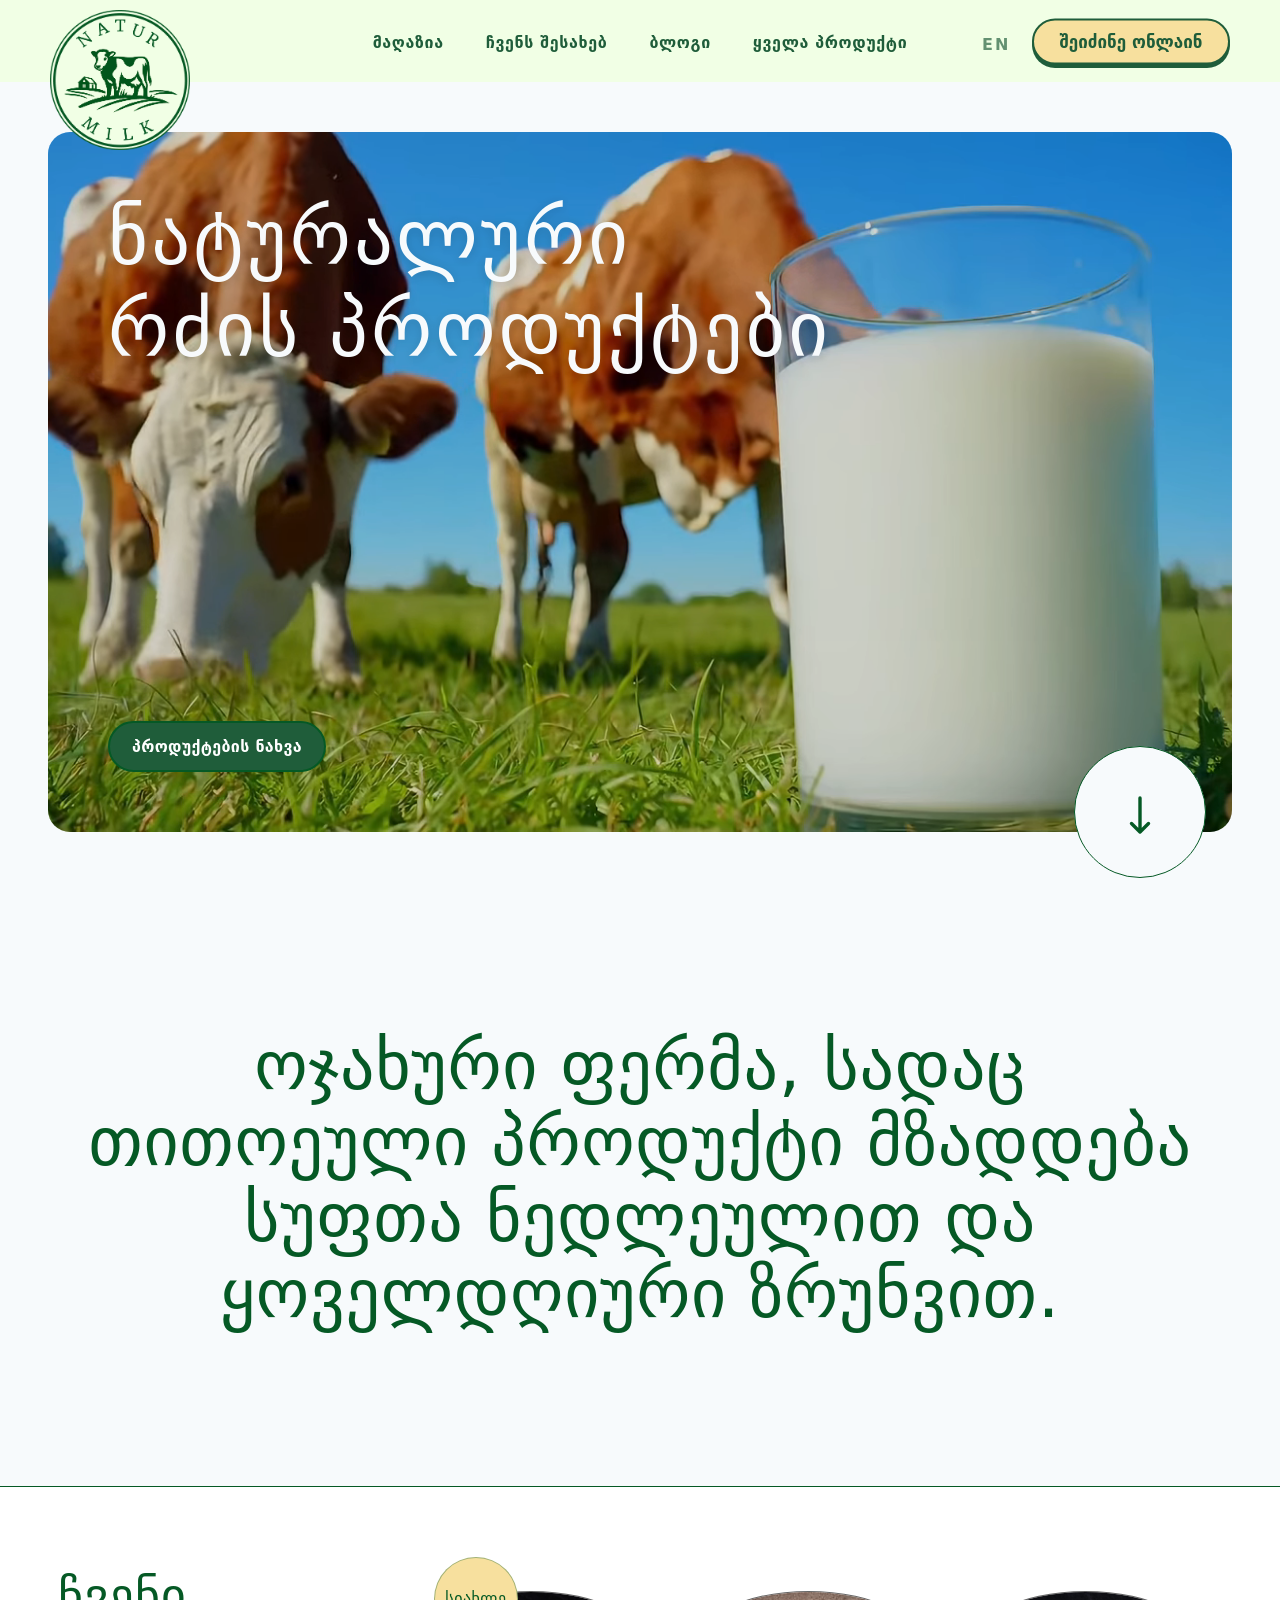
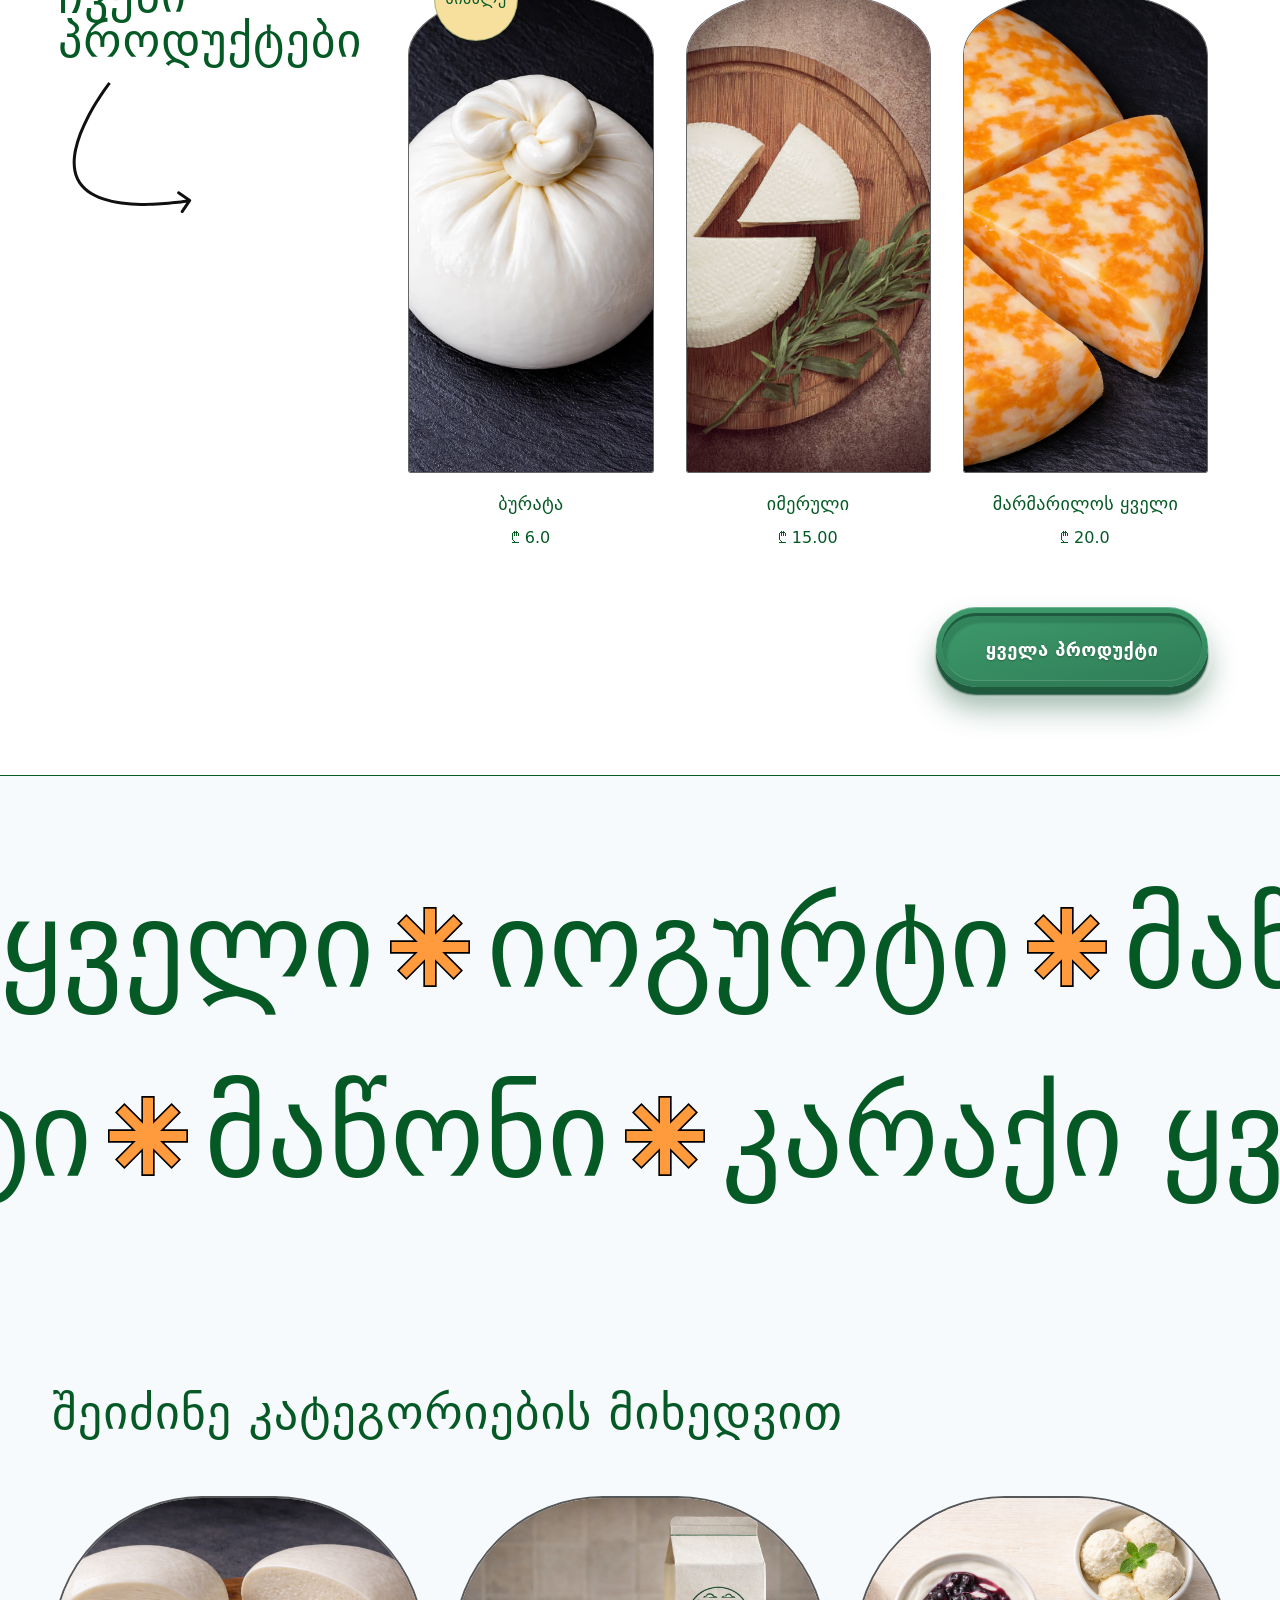
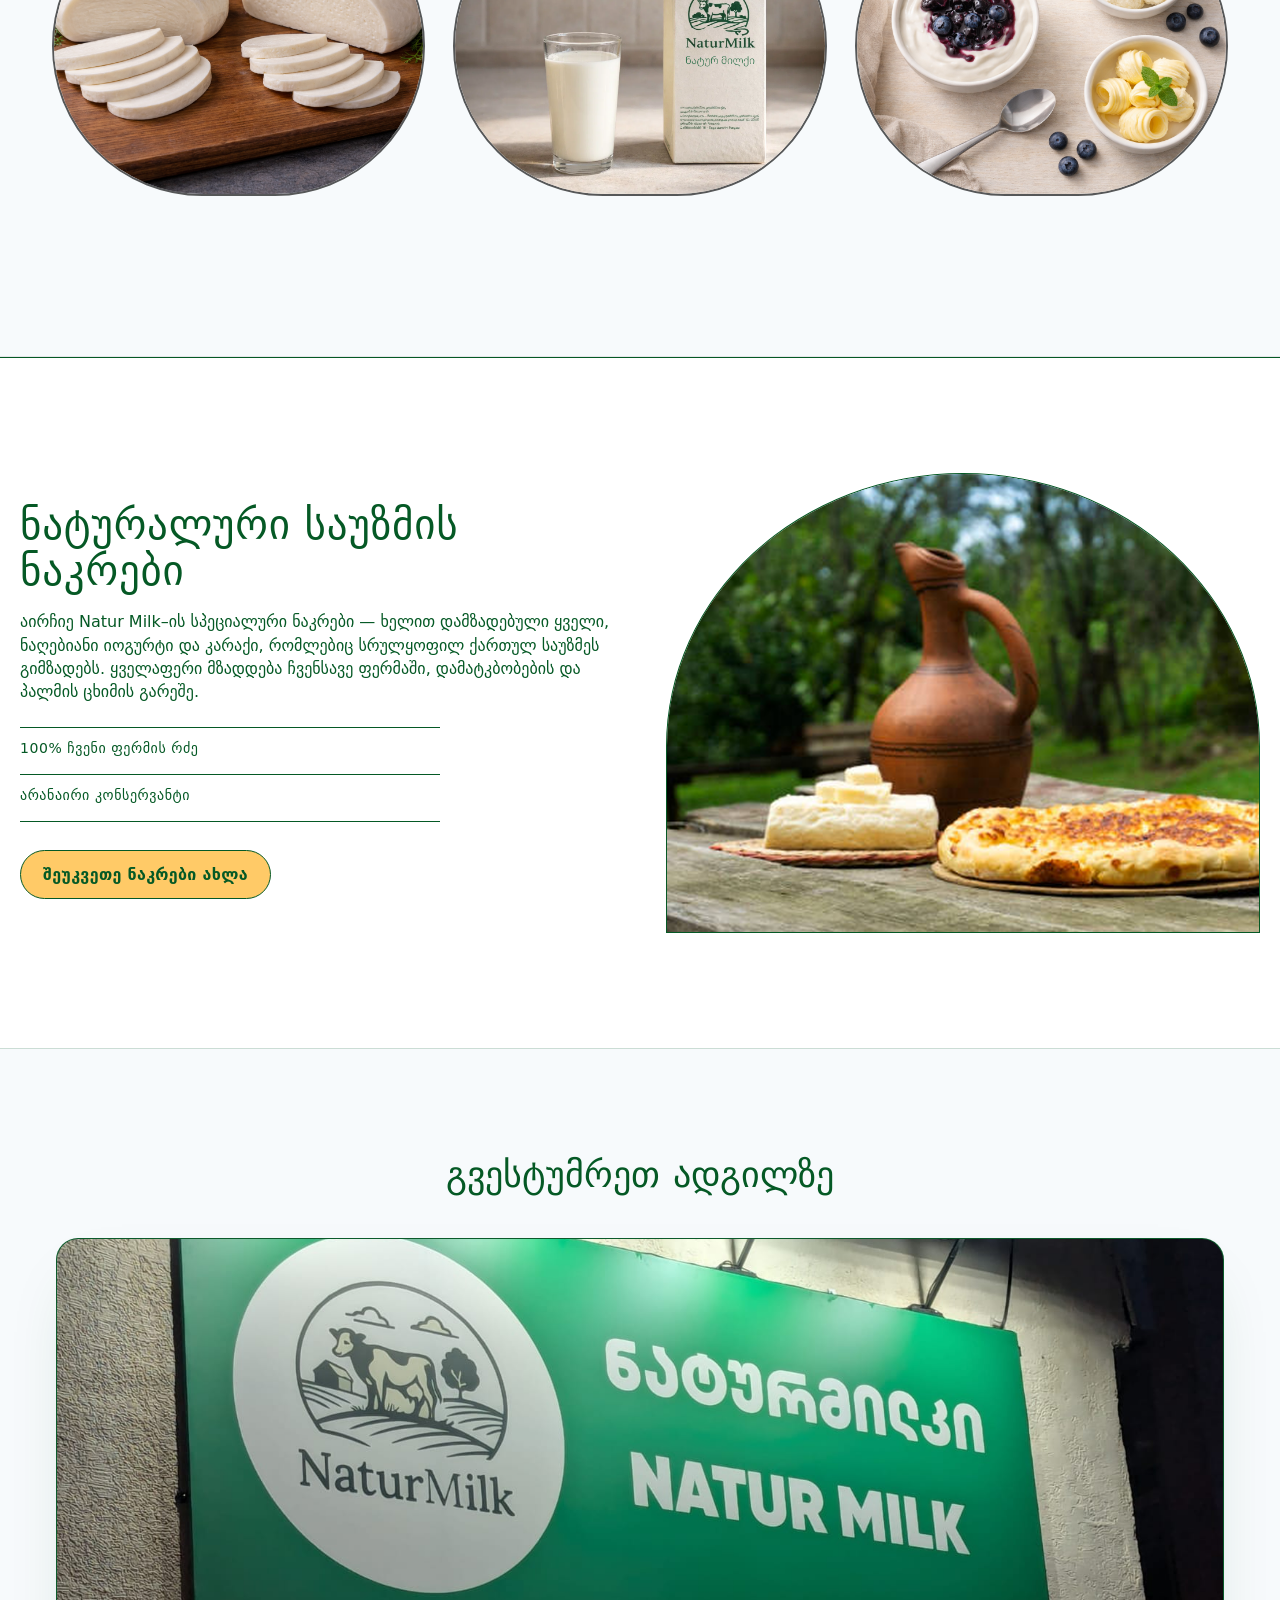
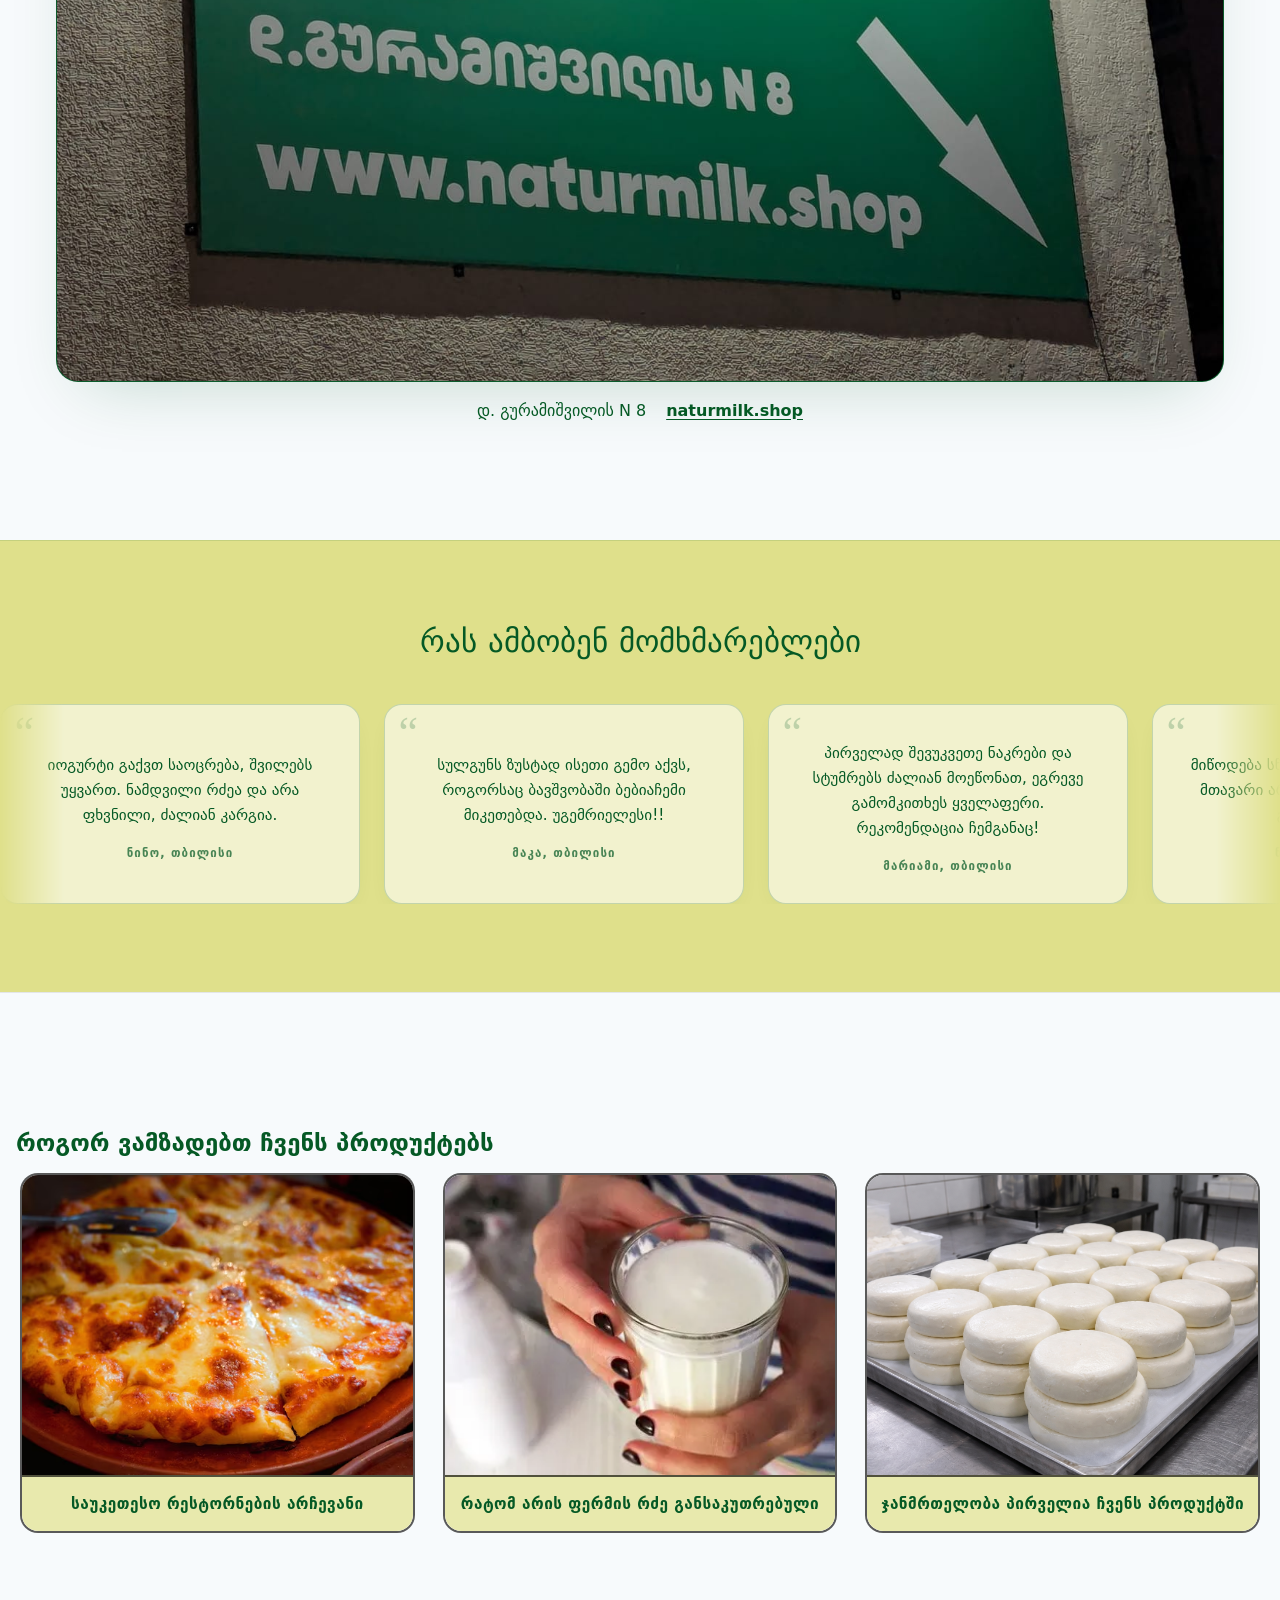
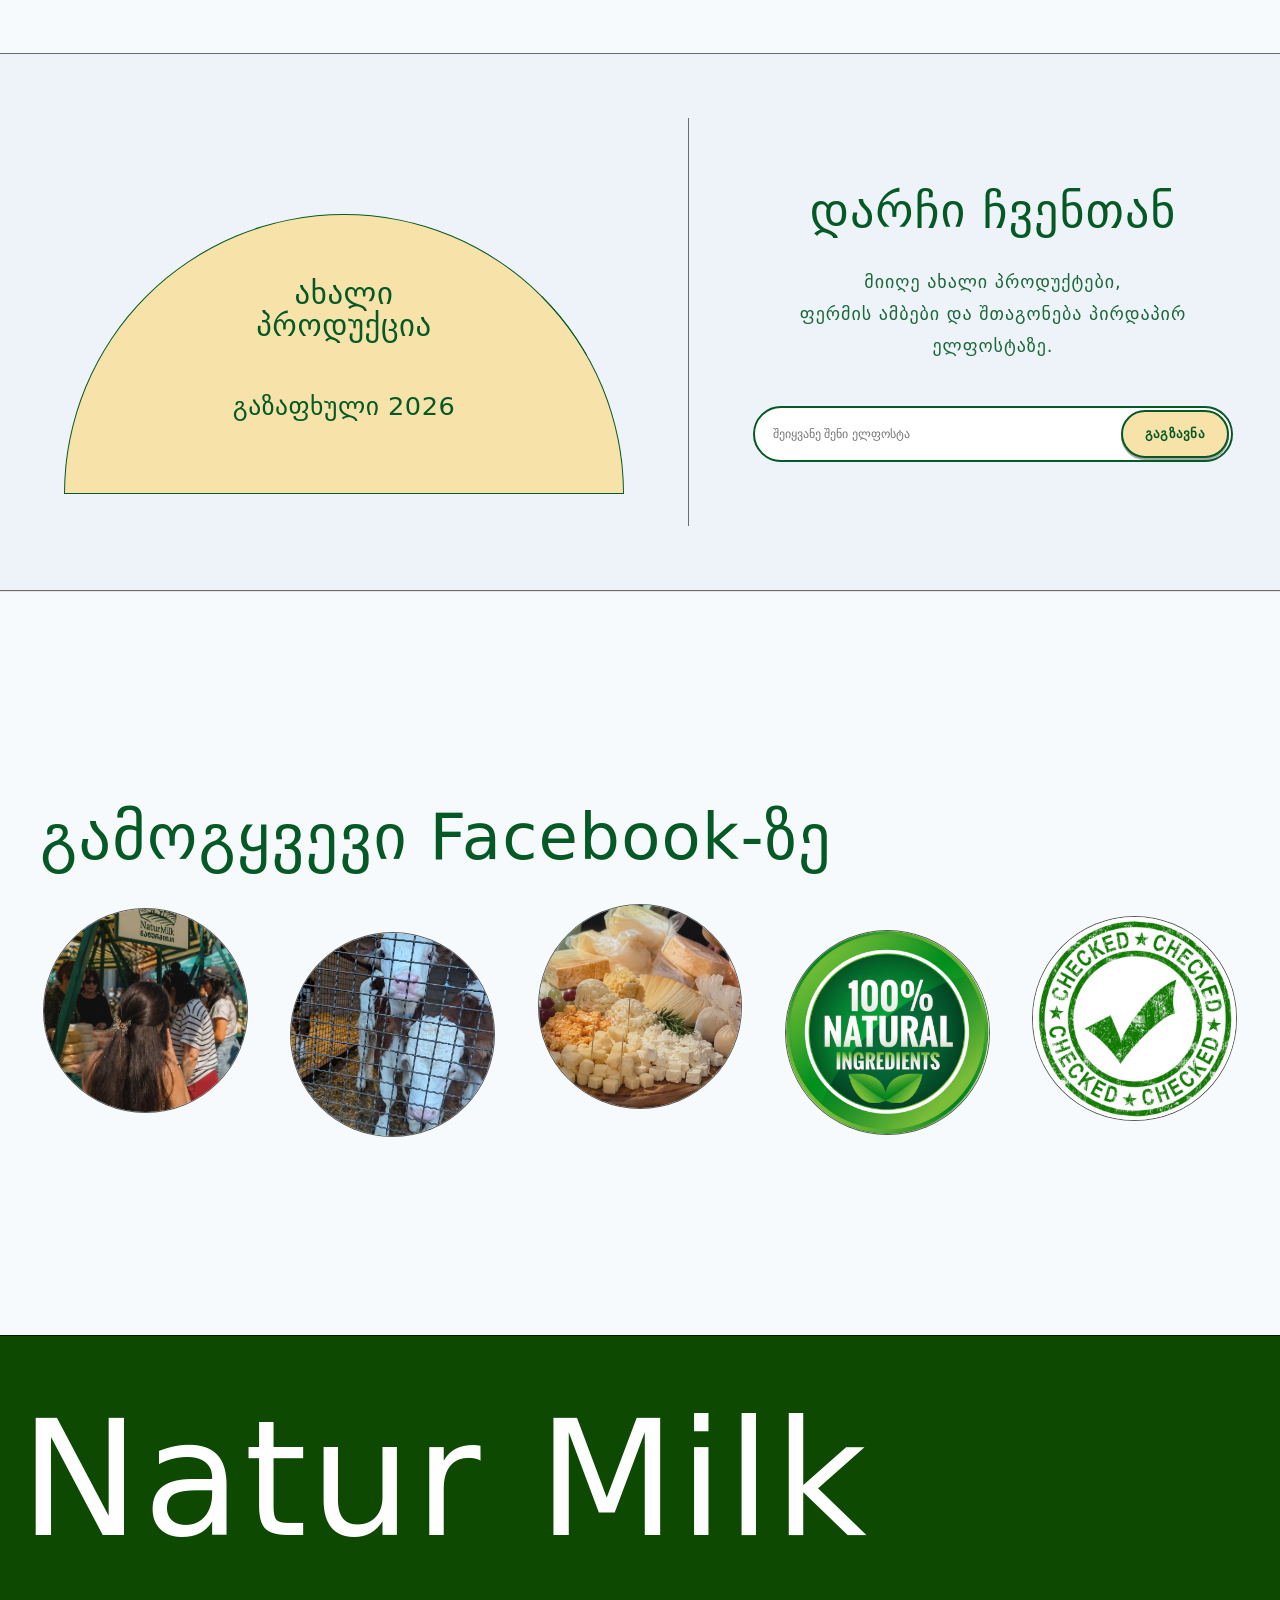
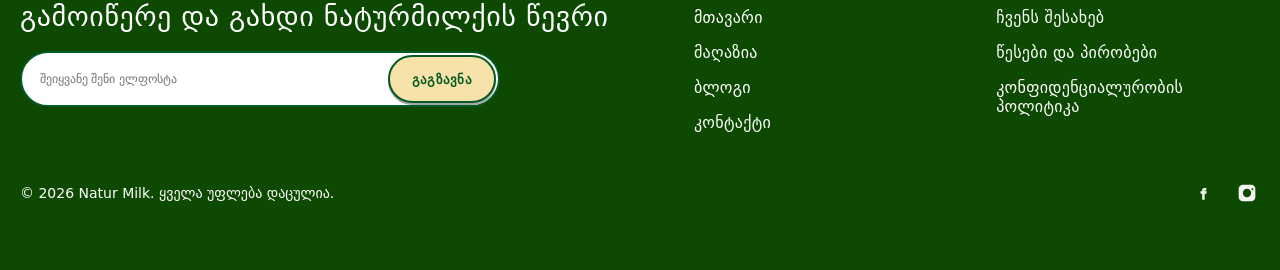
<file: index.html>
<!DOCTYPE html>
<html lang="ka">
  <head>
    <meta charset="UTF-8" />
    <meta name="viewport" content="width=device-width, initial-scale=1.0" />
    <link rel="stylesheet" href="style.css" />
    <link rel="stylesheet" href="./js/vendor/lenis.css" />
    <link rel="preconnect" href="https://fonts.googleapis.com" />
    <link rel="preconnect" href="https://fonts.gstatic.com" crossorigin />
    <link href="https://fonts.googleapis.com/css2?family=Headland+One&display=swap" rel="stylesheet" />
    <title data-field="footerBrand">Natur Milk</title>

    <!-- Favicon -->
    <link rel="icon" type="image/png" sizes="32x32" href="./images/favicon.png" />
    <link rel="icon" type="image/png" sizes="16x16" href="./images/favicon.png" />

    <!-- Keep relative asset paths working when mounted at /landing/:docId -->
    <script>
      (function () {
        var base = document.createElement("base");
        var p = location.pathname;
        base.href = p.slice(0, p.lastIndexOf("/") + 1) || "/";
        document.head.appendChild(base);
      })();
    </script>
  </head>

  <body class="body">
    <!-- Navbar -->
    <header class="site-nav site-nav--hero" id="siteNav">
      <div class="nav-inner">
        <a href="/" class="mobile-brand" data-field="footerBrand">Natur Milk</a>

        <a href="/" class="brand" id="brand" aria-label="Natur Milk">
          <svg class="brand-shoulders" aria-hidden="true" viewBox="0 0 164 164">
            <path
              class="brand-shoulder brand-shoulder--left"
              fill="currentColor"
              d="M 0 82 A 82 82 0 0 1 3.3 59.1 A 18 18 0 0 1 20 82 L 0 82 Z"
            />
            <path
              class="brand-shoulder brand-shoulder--right"
              fill="currentColor"
              d="M 164 82 A 82 82 0 0 0 160.7 59.1 A 18 18 0 0 0 144 82 L 164 82 Z"
            />
          </svg>
          <img
            class="brandmark"
            src="./images/new-header-logo.png"
            alt="Natur Milk ლოგო"
            data-i18n-alt="alt.logo"
          />
          <span class="brandmark" data-field="siteLogoHtml" aria-hidden="true"></span>
        </a>

        <nav aria-label="ძირითადი მენიუ" class="primary-nav" data-i18n-aria="aria.mainMenu">
          <ul class="menu">
            <li><a href="#shop" data-field="navItem[0]" data-i18n="nav.shop" class="nav-link">მაღაზია</a></li>
            <li><a href="#about" data-field="navItem[1]" data-i18n="nav.about" class="nav-link">ჩვენს შესახებ</a></li>
            <li><a href="#blog" data-field="navItem[2]" data-i18n="nav.blog" class="nav-link">ბლოგი</a></li>
            <li><a href="productPage.html" data-i18n="nav.allProducts" class="nav-link">ყველა პროდუქტი</a></li>
          </ul>
        </nav>

        <div class="nav-end">
          <button type="button" class="lang-switch" data-i18n-aria="aria.switchEn" aria-pressed="false">EN</button>

          <button class="nav-toggle" aria-expanded="false" data-i18n-aria="aria.openMenu">
            <!-- hamburger -->
            <svg class="icon icon-bars" viewBox="0 0 24 24" width="26" height="26" aria-hidden="true">
              <path d="M3 6h18M3 12h18M3 18h18" fill="none" stroke="currentColor" stroke-width="2" stroke-linecap="round" />
            </svg>
            <!-- close -->
            <svg class="icon icon-x" viewBox="0 0 24 24" width="26" height="26" aria-hidden="true">
              <path d="M6 6l12 12M18 6L6 18" fill="none" stroke="currentColor" stroke-width="2" stroke-linecap="round" />
            </svg>
          </button>

          <a href="productPage.html" class="header-cta" data-field="searchLabel" data-i18n-aria="nav.buyOnline">
            <span class="button_top" data-i18n="nav.buyOnline">შეიძინე ონლაინ</span>
          </a>
        </div>
      </div>

      <!-- Mobile -->
      <div class="mobile-backdrop" id="mobileBackdrop" aria-hidden="true"></div>
      <div class="mobile-panel" id="mobilePanel" role="dialog" aria-modal="true" data-i18n-aria="aria.siteMenu">
        <div class="mobile-panel__inner">
          <nav class="mobile-nav" aria-label="მობილური მენიუ" data-i18n-aria="aria.mobileMenu">
            <ul class="mobile-list">
              <li><a href="#shop" data-field="navItem[0]" data-i18n="nav.shop">მაღაზია</a></li>
              <li><a href="#about" data-field="navItem[1]" data-i18n="nav.about">ჩვენს შესახებ</a></li>
              <li><a href="#blog" data-field="navItem[2]" data-i18n="nav.blog">ბლოგი</a></li>
              <li><a href="productPage.html" data-i18n="nav.allProducts">ყველა პროდუქტი</a></li>
            </ul>
          </nav>
          <div class="mobile-panel__footer">
            <a href="productPage.html" class="header-cta mobile-header-cta" data-field="searchLabel" data-i18n-aria="nav.buyOnline">
              <span class="button_top" data-i18n="nav.buyOnline">შეიძინე ონლაინ</span>
            </a>
          </div>
        </div>
      </div>
    </header>

    <!-- Hero Section -->
    <section class="hero">
      <div>
        <div class="hero-wrap">
          <div class="hero-frame">
            <video
              class="hero-img"
              autoplay
              muted
              loop
              playsinline
              preload="auto"
              width="1280"
              height="720"
              disablepictureinpicture
              disableremoteplayback
            >
              <source src="./images/hero-naturmilk.webm" type="video/webm" />
              <source src="./images/hero-naturmilk-720p.mp4" type="video/mp4" />
              Your browser does not support the video tag.
            </video>
            <div class="hero-content">
              <!-- plain text binding (no *Html) -->
              <h1 class="hero-title" data-field="heroTitle" data-i18n="hero.title" data-i18n-html>ნატურალური<br />რძის პროდუქტები</h1>
              <a class="hero-cta" href="productPage.html" data-field="heroCTA" data-i18n="hero.cta">პროდუქტების ნახვა</a>

            </div>
            
          </div>

          <button class="scroll-btn" data-i18n-aria="aria.scrollDown">
            <span class="scroll-btn__viewport" aria-hidden="true">
              <span class="scroll-btn__track">
                <svg class="scroll-btn__arrow" viewBox="0 3 24 30" fill="none">
                  <path d="M12 6v24M6 24l6 6 6-6" stroke="currentColor" stroke-width="2.4" stroke-linecap="round" stroke-linejoin="round" />
                </svg>
                <svg class="scroll-btn__arrow" viewBox="0 3 24 30" fill="none">
                  <path d="M12 6v24M6 24l6 6 6-6" stroke="currentColor" stroke-width="2.4" stroke-linecap="round" stroke-linejoin="round" />
                </svg>
              </span>
            </span>
          </button>
        </div>
      </div>
    </section>

    <!-- Anchor so #about works while #intro can still be used by JS -->
    <span id="about"></span>
    <section id="intro" class="intro">
      <div class="container">
        <p class="intro-lead" data-field="introLead" data-i18n="intro.lead">
          ოჯახური ფერმა, სადაც თითოეული პროდუქტი მზადდება სუფთა ნედლეულით და ყოველდღიური ზრუნვით.
        </p>
      </div>
    </section>

    <!-- Bestsellers / Shop -->
    <section class="bestsellers" id="shop">
      <div class="container bestsellers__grid">
        <!-- Left column -->
        <div class="bestsellers__intro">
          <!-- plain text binding (no *Html) -->
          <h2 class="bestsellers__title" data-field="bestsellersTitle" data-i18n="shop.title" data-i18n-html>ჩვენი<br />პროდუქტები</h2>
          <!-- Arrow stays local, not data-bound -->
          <img class="icon-arrow" src="./images/arrow.svg" alt="" aria-hidden="true" />
        </div>

        <!-- Cards -->
        <div class="cards">
          <!-- Card 1 -->
          <article class="card">
            <div class="card__arch">
              <img data-field="productThumb[0]" src="./images/buratta.webp" alt="სულგუნის ყველი" data-i18n-alt="alt.burrata" />
              <a class="card__hover" href="#" data-i18n="product.buy">ყიდვა</a>
            </div>
            <span class="card__badge" data-field="productBadge[0]" data-i18n="product.new">სიახლე</span>
            <h3 class="card__name" data-field="productTitle[0]" data-i18n="product.burrata">ბურატა</h3>
            <p class="card__price" data-field="productPrice[0]">₾ 6.0</p>
          </article>

          <!-- Card 2 (badge, old/new price) -->
          <article class="card">
            <div class="card__arch">
              <img data-field="productThumb[1]" src="./images/imeruli.jpg" alt="იმერული ყველი" data-i18n-alt="alt.imeruli" />
              <a class="card__hover" href="#" data-i18n="product.buy">ყიდვა</a>
            </div>
            <h3 class="card__name" data-field="productTitle[1]" data-i18n="product.imeruli">იმერული</h3>
            <p class="card__price">
              <span class="card__price--new" data-field="productPriceNew[1]">₾ 15.00</span>
            </p>
          </article>

          <!-- Card 3 -->
          <article class="card">
            <div class="card__arch">
              <img data-field="productThumb[2]" src="./images/marble-cheese.png" alt="იოგურტის პროდუქტი" data-i18n-alt="alt.marble" />
              <a class="card__hover" href="#" data-i18n="product.buy">ყიდვა</a>
            </div>
            <h3 class="card__name" data-field="productTitle[2]" data-i18n="product.marble">მარმარილოს ყველი</h3>
            <p class="card__price" data-field="productPrice[2]">₾ 20.0</p>
          </article>
        </div>

        <a href="productPage.html" class="bestsellers__link" data-field="bestsellersLink">
          <div class="button-wrapper">
            <div class="ring-layer">
              <div class="outer-button">
                <div class="inner-button">
                  <span data-i18n="shop.allProducts">ყველა პროდუქტი</span>
                </div>
              </div>
            </div>
          </div>
        </a>
        

      </div>
    </section>

    <!-- Scroller -->
    <section class="scroller">
      <div class="scroller-wrapper">
        <div class="scroller-track" id="scroller-track">
          <div class="word">
            <span data-field="scrollerWord[0]" data-i18n="scroller.cheese">ყველი</span>
            <span class="scroller-star" aria-hidden="true"></span>
            <span data-field="scrollerWord[1]" data-i18n="scroller.yogurt">იოგურტი</span>
            <span class="scroller-star" aria-hidden="true"></span>
            <span data-field="scrollerWord[2]" data-i18n="scroller.matsoni">მაწონი</span>
            <span class="scroller-star" aria-hidden="true"></span>
            <span data-field="scrollerWord[3]" data-i18n="scroller.butter">კარაქი</span>
          </div>
          <div class="word">
            <span data-field="scrollerWord[0]" data-i18n="scroller.cheese">ყველი</span>
            <span class="scroller-star" aria-hidden="true"></span>
            <span data-field="scrollerWord[1]" data-i18n="scroller.yogurt">იოგურტი</span>
            <span class="scroller-star" aria-hidden="true"></span>
            <span data-field="scrollerWord[2]" data-i18n="scroller.matsoni">მაწონი</span>
            <span class="scroller-star" aria-hidden="true"></span>
            <span data-field="scrollerWord[3]" data-i18n="scroller.butter">კარაქი</span>
          </div>
          <div class="word">
            <span data-field="scrollerWord[0]" data-i18n="scroller.cheese">ყველი</span>
            <span class="scroller-star" aria-hidden="true"></span>
            <span data-field="scrollerWord[1]" data-i18n="scroller.yogurt">იოგურტი</span>
            <span class="scroller-star" aria-hidden="true"></span>
            <span data-field="scrollerWord[2]" data-i18n="scroller.matsoni">მაწონი</span>
            <span class="scroller-star" aria-hidden="true"></span>
            <span data-field="scrollerWord[3]" data-i18n="scroller.butter">კარაქი</span>
          </div>
        </div>
      </div>

      <div class="scroller-wrapper">
        <div class="scroller-track track-bottom" id="scroller-track-2">
          <div class="word">
            <span data-field="scrollerWord[0]" data-i18n="scroller.cheese">ყველი</span>
            <span class="scroller-star" aria-hidden="true"></span>
            <span data-field="scrollerWord[1]" data-i18n="scroller.yogurt">იოგურტი</span>
            <span class="scroller-star" aria-hidden="true"></span>
            <span data-field="scrollerWord[2]" data-i18n="scroller.matsoni">მაწონი</span>
            <span class="scroller-star" aria-hidden="true"></span>
            <span data-field="scrollerWord[3]" data-i18n="scroller.butter">კარაქი</span>
          </div>
          <div class="word">
            <span data-field="scrollerWord[0]" data-i18n="scroller.cheese">ყველი</span>
            <span class="scroller-star" aria-hidden="true"></span>
            <span data-field="scrollerWord[1]" data-i18n="scroller.yogurt">იოგურტი</span>
            <span class="scroller-star" aria-hidden="true"></span>
            <span data-field="scrollerWord[2]" data-i18n="scroller.matsoni">მაწონი</span>
            <span class="scroller-star" aria-hidden="true"></span>
            <span data-field="scrollerWord[3]" data-i18n="scroller.butter">კარაქი</span>
          </div>
          <div class="word">
            <span data-field="scrollerWord[0]" data-i18n="scroller.cheese">ყველი</span>
            <span class="scroller-star" aria-hidden="true"></span>
            <span data-field="scrollerWord[1]" data-i18n="scroller.yogurt">იოგურტი</span>
            <span class="scroller-star" aria-hidden="true"></span>
            <span data-field="scrollerWord[2]" data-i18n="scroller.matsoni">მაწონი</span>
            <span class="scroller-star" aria-hidden="true"></span>
            <span data-field="scrollerWord[3]" data-i18n="scroller.butter">კარაქი</span>
          </div>
        </div>
      </div>
    </section>

    <!-- Shop by Category -->
    <section class="categories" id="categories">
      <div class="container categories__wrap">
        <h2 class="categories__title" data-field="categoriesTitle" data-i18n="categories.title">შეიძინე კატეგორიების მიხედვით</h2>

        <div class="categories__grid">
          <!-- Card 1 -->
          <a class="cat-card" href="#shop">
            <div class="cat-card__pill">
              <img data-field="categoryThumb[0]" src="./images/yveli.png" alt="ახალი ყველის კატეგორია" data-i18n-alt="alt.catCheese" />
              <span class="cat-card__hover" data-field="categoryLabel[0]" data-i18n="categories.freshCheese">ახალი ყველი</span>
            </div>
          </a>

          <!-- Card 2 -->
          <a class="cat-card" href="#shop">
            <div class="cat-card__pill">
              <img data-field="categoryThumb[1]" src="./images/mid.png" alt="იოგურტისა და მაწვნის კატეგორია" data-i18n-alt="alt.catMilk" />
              <span class="cat-card__hover" data-field="categoryLabel[1]" data-i18n="categories.milkMatsoni">რძე და მაწონი</span>
            </div>
          </a>

          <!-- Card 3 -->
          <a class="cat-card" href="#shop">
            <div class="cat-card__pill">
              <img data-field="categoryThumb[2]" src="./images/dessert.png" alt="რძის ნაწარმის კატეგორია" data-i18n-alt="alt.catDessert" />
              <span class="cat-card__hover" data-field="categoryLabel[2]" data-i18n="categories.desserts">დესერტები</span>
            </div>
          </a>
        </div>
      </div>
    </section>

    <!-- Feature / Kits -->
    <section class="clay">
      <div class="container clay__grid">
        <div class="clay__copy">
          <h2 class="clay__title" data-field="featureTitle" data-i18n="feature.title">ნატურალური საუზმის ნაკრები</h2>
          <p class="clay__desc" data-field="featureDesc" data-i18n="feature.desc">
            აირჩიე Natur Milk–ის სპეციალური ნაკრები — ხელით დამზადებული ყველი, ნაღებიანი იოგურტი და კარაქი, რომლებიც სრულყოფილ ქართულ საუზმეს გიმზადებს. ყველაფერი მზადდება ჩვენსავე ფერმაში, დამატკბობების და პალმის ცხიმის გარეშე.
          </p>

          <ul class="clay__features">
            <li data-field="featurePoint[1]" data-i18n="feature.point1">100% ჩვენი ფერმის რძე</li>
            <li data-field="featurePoint[2]" data-i18n="feature.point2">არანაირი კონსერვანტი</li>
          </ul>

          <a href="productPage.html" class="kit-cta" data-field="featureCTA" data-i18n="feature.cta">შეუკვეთე ნაკრები ახლა</a>
        </div>

        <div class="clay__visual">
          <div class="clay__arch">
            <img data-field="featureImage" src="./images/additional.png" alt="Natur Milk ფერმის ძროხა" data-i18n-alt="alt.feature" />
          </div>
        </div>
      </div>
    </section>

    <!-- Visit us — farm sign -->
    <section class="visit-sign" id="visit">
      <div class="visit-sign__wrap">
        <header class="visit-sign__header">
          <h2 class="visit-sign__title" data-i18n="visit.title">გვესტუმრეთ ადგილზე</h2>
        </header>

        <figure class="visit-sign__figure">
          <div class="visit-sign__frame">
            <img
              src="./images/sign-naturmilk.jpeg"
              alt="Natur Milk საინგი — დ. გურამიშვილის N 8"
              data-i18n-alt="alt.sign"
              loading="lazy"
              width="1600"
              height="700"
            />
          </div>
          <figcaption class="visit-sign__caption">
            <span data-i18n="visit.caption">დ. გურამიშვილის N 8</span>
            <a href="https://www.naturmilk.shop" target="_blank" rel="noopener noreferrer">naturmilk.shop</a>
          </figcaption>
        </figure>
      </div>
    </section>

    <!-- Testimonials -->
    <section class="reviews" id="testimonial-slider">
      <div class="reviews__shell">
        <header class="reviews__header">
          <h2 class="reviews__title" data-i18n="reviews.title">რას ამბობენ მომხმარებლები</h2>
        </header>
      </div>

      <div class="reviews__marquee">
        <div class="reviews__track" data-marquee-track>
          <div class="reviews__group">
            <article class="reviews-card">
              <div class="slider-card">
                <p class="slider-quote" data-field="testimonialText[0]" data-i18n="review.0.text">
                  იოგურტი გაქვთ საოცრება, შვილებს უყვართ. ნამდვილი რძეა და არა ფხვნილი, ძალიან კარგია.
                </p>
                <p class="slider-name" data-field="testimonialName[0]" data-i18n="review.0.name">ნინო, თბილისი</p>
              </div>
            </article>

            <article class="reviews-card">
              <div class="slider-card">
                <p class="slider-quote" data-field="testimonialText[1]" data-i18n="review.1.text">
                  სულგუნს ზუსტად ისეთი გემო აქვს, როგორსაც ბავშვობაში ბებიაჩემი მიკეთებდა. უგემრიელესი!!
                </p>
                <p class="slider-name" data-field="testimonialName[1]" data-i18n="review.1.name">მაკა, თბილისი</p>
              </div>
            </article>

            <article class="reviews-card">
              <div class="slider-card">
                <p class="slider-quote" data-field="testimonialText[2]" data-i18n="review.2.text">
                  პირველად შევუკვეთე ნაკრები და სტუმრებს ძალიან მოეწონათ, ეგრევე გამომკითხეს ყველაფერი. რეკომენდაცია ჩემგანაც!
                </p>
                <p class="slider-name" data-field="testimonialName[2]" data-i18n="review.2.name">მარიამი, თბილისი</p>
              </div>
            </article>

            <article class="reviews-card">
              <div class="slider-card">
                <p class="slider-quote" data-field="testimonialText[3]" data-i18n="review.3.text">
                  მიწოდება სწრაფია, შეფუთვაც კაია და მთავარი არაფერი აქვს ხელოვნური გემო. გირჩევთ
                </p>
                <p class="slider-name" data-field="testimonialName[3]" data-i18n="review.3.name">ნათია, თბილისი</p>
              </div>
            </article>

            <article class="reviews-card">
              <div class="slider-card">
                <p class="slider-quote" data-field="testimonialText[4]" data-i18n="review.4.text">
                  ყველის გემო ნამდვილად ნატურალურია. ყოველ კვირას ვუკვეთავ და სტაბილურად სასიამოვნო.
                </p>
                <p class="slider-name" data-field="testimonialName[4]" data-i18n="review.4.name">თამარი, თბილისი</p>
              </div>
            </article>

            <article class="reviews-card">
              <div class="slider-card">
                <p class="slider-quote" data-field="testimonialText[5]" data-i18n="review.5.text">
                  რაც ჩვენთვის ყველაზე მთავარია ნატურალური პროდუქტები. გმადლობთ ხარისხისთვის.
                </p>
                <p class="slider-name" data-field="testimonialName[5]" data-i18n="review.5.name">ლელა, ქუთაისი</p>
              </div>
            </article>
          </div>
        </div>
      </div>
    </section>

    <!-- Latest Articles  -->
    <section class="blog" id="blog">
      <div>
        <h1 style="padding: 1rem;" data-i18n="blog.title">როგორ ვამზადებთ ჩვენს პროდუქტებს</h1>
         <div class="posts">

          <!-- Card 1 -->
          <a class="post" href="#">
            <div class="post__media">
              <img data-field="postThumb[0]" src="./images/behindscene.avif" alt="სტატია ახალ ყველზე" data-i18n-alt="alt.blog0" />
            </div>
            <div class="post__label"><span data-field="postLabel[0]" data-i18n="blog.0.label">საუკეთესო რესტორნების არჩევანი</span></div>
          </a>

          <!-- Card 2 -->
          <a class="post" href="#">
            <div class="post__media">
              <img data-field="postThumb[1]" src="./images/rdze3.webp" alt="სტატია ფერმის რძეზე" data-i18n-alt="alt.blog1" />
            </div>
            <div class="post__label"><span data-field="postLabel[1]" data-i18n="blog.1.label">რატომ არის ფერმის რძე განსაკუთრებული</span></div>
          </a>

          <!-- Card 3 -->
          <a class="post" href="#">
            <div class="post__media">
              <img data-field="postThumb[2]" src="./images/idk.png" alt="სტატია Natur Milk-ის ოჯახზე" data-i18n-alt="alt.blog2" />
            </div>
            <div class="post__label"><span data-field="postLabel[2]" data-i18n="blog.2.label">ჯანმრთელობა პირველია ჩვენს პროდუქტში</span></div>
          </a>
        </div>
      </div>
    </section>

    <!-- New collection / Newsletter -->
    <section class="split-cta" id="newsletter">
      <div class="split-cta__inner">
        <!-- LEFT : dome -->
        <div class="split-cta__pane split-cta__pane--left">
          <div class="dome">
            <!-- static: not data-bound -->
            <p class="dome__line" data-i18n="news.dome" data-i18n-html>
              ახალი <br /> პროდუქცია
            </p>
            <p class="dome__date" data-i18n="news.season">გაზაფხული 2026</p>
          </div>
        </div>

        <!-- RIGHT : newsletter -->
        <div class="split-cta__pane split-cta__pane--right">
          <h2 class="split-cta__title" data-field="newsletterTitle" data-i18n="news.title">დარჩი ჩვენთან</h2>
          <p class="split-cta__copy" data-field="newsletterCopyHtml" data-i18n="news.copy" data-i18n-html>
            მიიღე ახალი პროდუქტები,<br />ფერმის ამბები და შთაგონება პირდაპირ ელფოსტაზე.
          </p>

          <form class="join" onsubmit="return false;">
            <input class="join__input" type="email" data-i18n-placeholder="news.placeholder" placeholder="შეიყვანე შენი ელფოსტა" required />
            <button class="join__btn" type="submit" data-field="newsletterButton" data-i18n="news.submit">გაგზავნა</button>
          </form>
        </div>
      </div>
    </section>

    <!-- Behind the Scenes -->
    <section class="bts">
      <div class="container">
        <div class="bts__top">
          <a href="https://www.facebook.com/profile.php?id=61583330563736" target="_blank" rel="noopener noreferrer" class="bts__title-link">
            <h2 class="bts__title" data-field="btsTitle" data-i18n="bts.title">გამოგყვევი Facebook-ზე</h2>
          </a>
        </div>

        <ul class="bts__grid">
          <li><a class="bts__item" href="https://www.facebook.com/profile.php?id=61583330563736"><img data-field="btsThumb[0]" src="./images/blog1.jpg" alt="ფერმის კადრი 1" data-i18n-alt="alt.bts0" /></a></li>
          <li><a class="bts__item" href="https://www.facebook.com/profile.php?id=61583330563736"><img data-field="btsThumb[1]" src="./images/dzroxa2.jpg" alt="ფერმის კადრი 2" data-i18n-alt="alt.bts1" /></a></li>
          <li><a class="bts__item" href="https://www.facebook.com/profile.php?id=61583330563736"><img data-field="btsThumb[2]" src="./images/blog2.jpg" alt="ფერმის კადრი 3" data-i18n-alt="alt.bts2" /></a></li>
          <li><a class="bts__item" href="https://www.facebook.com/profile.php?id=61583330563736"><img data-field="btsThumb[3]" src="./images/100natural.PNG" alt="ფერმის კადრი 4" data-i18n-alt="alt.bts3" /></a></li>
          <li><a class="bts__item" href="https://www.facebook.com/profile.php?id=61583330563736"><img data-field="btsThumb[4]" src="./images/check.PNG" alt="ფერმის კადრი 5" data-i18n-alt="alt.bts4" /></a></li>
        </ul>
      </div>
    </section>

    <!-- Footer -->
    <footer class="site-footer">
      <div class="footer__wrap">
        <h2 class="footer__giant" data-field="footerBrand">Natur Milk</h2>

        <div class="footer__grid">
          <div class="footer__left">
            <!-- static: not data-bound -->
            <p class="footer__kicker" data-i18n="footer.subscribe">გამოიწერე და გახდი ნატურმილქის წევრი
            <form class="join" onsubmit="return false;">
              <input class="join__input" type="email" data-i18n-placeholder="news.placeholder" placeholder="შეიყვანე შენი ელფოსტა" required />
              <button class="join__btn" type="submit" data-field="footerSignupButton" data-i18n="news.submit">გაგზავნა</button>
            </form>
          </div>

          <nav class="footer__links">
            <ul class="footer__col">
              <li><a href="/" data-field="footerCol1[0]" data-i18n="footer.home">მთავარი</a></li>
              <li><a href="#shop" data-field="footerCol1[1]" data-i18n="footer.shop">მაღაზია</a></li>
              <li><a href="#blog" data-field="footerCol1[2]" data-i18n="footer.blog">ბლოგი</a></li>
              <li><a href="#newsletter" data-field="footerCol1[3]" data-i18n="footer.contact">კონტაქტი</a></li>
            </ul>
            <ul class="footer__col">
              <li><a href="#about" data-field="footerCol2[0]" data-i18n="footer.about">ჩვენს შესახებ</a></li>
              <li><a href="terms.html" data-field="footerCol2[1]" data-i18n="footer.terms">წესები და პირობები</a></li>
              <li><a href="privacy.html" data-field="footerCol2[2]" data-i18n="footer.privacy">კონფიდენციალურობის პოლიტიკა</a></li>
            </ul>
          </nav>
        </div>

        <div class="footer__bottom">
          <p class="footer__credit">
            <span data-field="footerCreditLeft" data-i18n="footer.credit">© 2026 Natur Milk. ყველა უფლება დაცულია.</span>
            <span> </span>
          </p>
          <div class="footer__socials" data-i18n-aria="aria.social">
            <a href="#" aria-label="Facebook" class="ico fb" title="Facebook"></a>
            <a href="#" aria-label="Instagram" class="ico ig" title="Instagram"></a>
          </div>
        </div>
      </div>
    </footer>

    <script src="./js/vendor/lenis.min.js"></script>
    <script src="./js/lenis-init.js"></script>
    <script src="./js/hero-video.js"></script>
    <script src="./js/script.js"></script>
    <script src="./js/index-i18n.js"></script>
    <script src="./js/navbar.js"></script>

    <!-- SCROLL TO TOP -->
    <button class="scroll-top-btn" id="scrollTopBtn" data-i18n-aria="aria.scrollTop">
      <svg class="scroll-top-svg" viewBox="0 0 384 512">
        <path d="M214.6 41.4c-12.5-12.5-32.8-12.5-45.3 0l-160 160c-12.5 12.5-12.5 32.8 0 45.3s32.8 12.5 45.3 0L160 141.2V448c0 17.7 14.3 32 32 32s32-14.3 32-32V141.2L329.4 246.6c12.5 12.5 32.8 12.5 45.3 0s12.5-32.8 0-45.3l-160-160z"/>
      </svg>
    </button>
    
  </body>
</html>
</file>
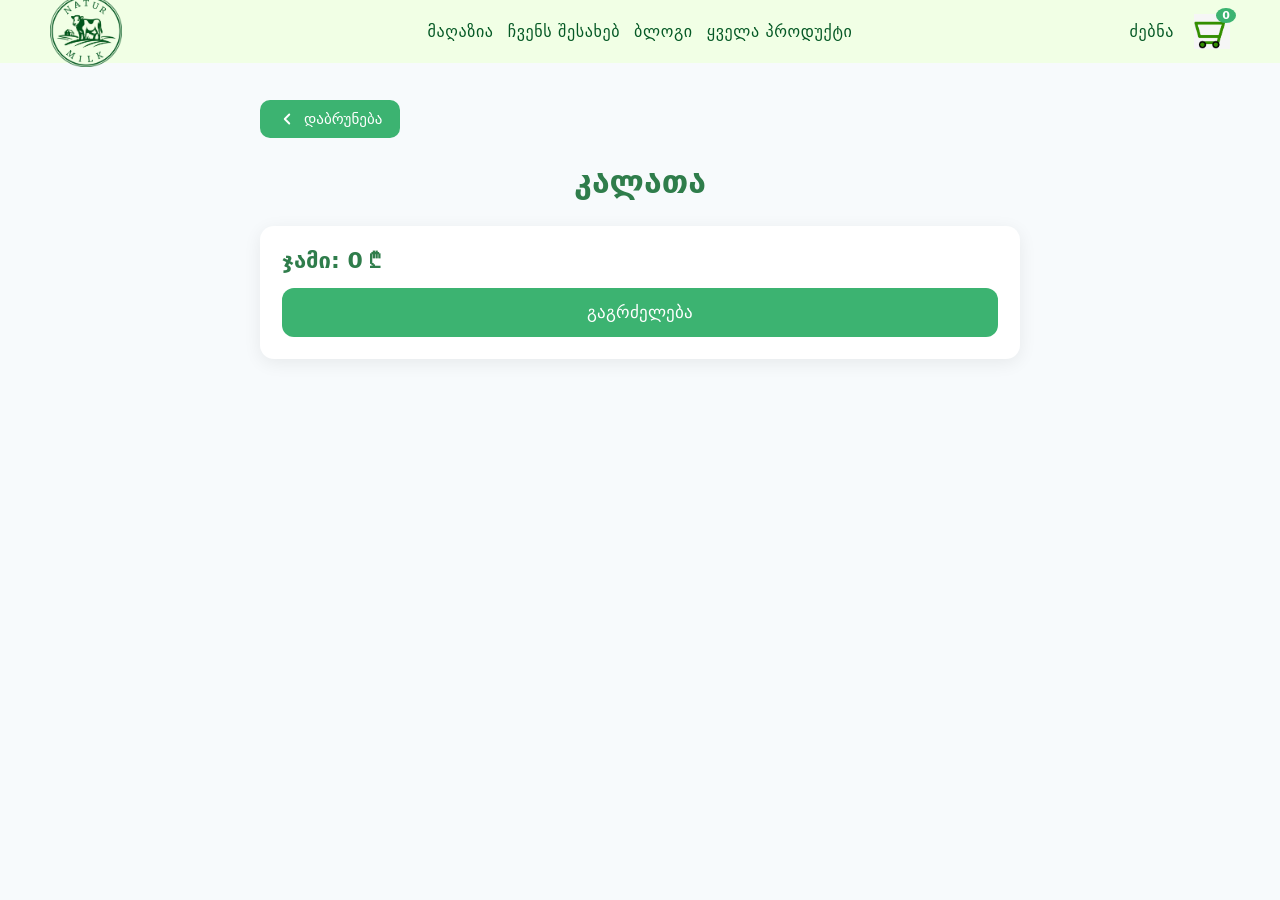
<file: basket.html>
<!DOCTYPE html>
<html lang="ka">
  <head>
    <meta charset="UTF-8" />
    <meta name="viewport" content="width=device-width, initial-scale=1.0" />
    <link rel="stylesheet" href="style.css" />
    <!-- Favicon -->
    <link rel="icon" type="image/png" sizes="32x32" href="./images/favicon.png" />
    <link rel="icon" type="image/png" sizes="16x16" href="./images/favicon.png" />

    <title>კალათა | Natur Milk</title>

    <style>
      /* Back button */
      .back-btn {
        display:inline-block;
        background:#3CB371;
        color:white;
        padding:10px 18px;
        border-radius:10px;
        text-decoration:none;
        font-size:15px;
        margin-bottom:25px;
      }
      .back-btn:hover { background:#34a165; }

      /* Cart item box */
      .cart-item-box {
        background:white;
        border-radius:14px;
        padding:18px 20px;
        margin-bottom:16px;
        display:flex;
        justify-content:space-between;
        align-items:center;
        box-shadow:0 4px 18px rgba(0,0,0,0.07);
      }

      .qty-btn {
        background:#3CB371;
        color:white;
        border:none;
        width:30px;
        height:30px;
        font-size:20px;
        border-radius:8px;
        cursor:pointer;
      }

      .remove-btn {
        background:#ff6b6b;
        color:white;
        border:none;
        padding:7px 12px;
        border-radius:8px;
        cursor:pointer;
        font-size:14px;
      }

      /* Green cart bubble */
      .cart-bubble {
        position:absolute;
        top:-6px;
        right:-6px;
        background:#3CB371;
        color:white;
        border-radius:50%;
        padding:2px 6px;
        font-size:11px;
        font-weight:600;
        line-height:1;
      }

      .total-box {
        background:white;
        padding:22px;
        border-radius:14px;
        box-shadow:0 4px 18px rgba(0,0,0,0.07);
      }

      .checkout-btn {
        background:#3CB371;
        color:white;
        border:none;
        padding:14px 24px;
        font-size:17px;
        border-radius:12px;
        cursor:pointer;
        width:100%;
        margin-top:15px;
      }
      .checkout-btn:hover { background:#34a165; }
    </style>
  </head>

  <body class="body">

    <!-- NAVBAR -->
    <header class="site-nav" id="siteNav">
      <div class="nav-inner">

        <button class="nav-toggle" aria-expanded="false">
          <svg class="icon icon-bars" viewBox="0 0 24 24" width="26"><path d="M3 6h18M3 12h18M3 18h18" stroke="currentColor" stroke-width="2"/></svg>
          <svg class="icon icon-x" viewBox="0 0 24 24" width="26"><path d="M6 6l12 12M18 6L6 18" stroke="currentColor" stroke-width="2"/></svg>
        </button>

        <a href="index.html" class="brand">
          <img class="brandmark" src="images/new-header-logo.png" alt="Natur Milk">
        </a>

        <nav class="primary-nav">
          <ul class="menu">
            <li><a href="index.html#shop">მაღაზია</a></li>
            <li><a href="index.html#about">ჩვენს შესახებ</a></li>
            <li><a href="index.html#blog">ბლოგი</a></li>
            <li><a href="productPage.html">ყველა პროდუქტი</a></li>
          </ul>
        </nav>

        <div class="actions">
          <a href="#" class="search">ძებნა</a>

          <a href="basket.html" class="cart" style="position:relative;">
            <img src="images/basket_green.jpeg" width="36">
            <span class="cart-bubble" id="cartBubble">0</span>
          </a>
        </div>

      </div>

      <div class="mobile-panel" id="mobilePanel">
        <nav>
          <ul class="mobile-list">
            <li><a href="index.html#shop">მაღაზია</a></li>
            <li><a href="index.html#about">ჩვენს შესახებ</a></li>
            <li><a href="index.html#blog">ბლოგი</a></li>
            <li><a href="productPage.html">ყველა პროდუქტი</a></li>
          </ul>
        </nav>
      </div>
    </header>

    <!-- PAGE -->
    <main class="container" style="padding:100px 20px; max-width:800px; margin:auto;">

      <a href="productPage.html" class="back-btn" style="display:inline-flex;align-items:center;gap:8px;">
        <svg xmlns="http://www.w3.org/2000/svg" width="18" height="18" viewBox="0 0 24 24" fill="none" stroke="currentColor" stroke-width="2.5" stroke-linecap="round" stroke-linejoin="round"><polyline points="15 18 9 12 15 6"/></svg>
        დაბრუნება
      </a>

      <h1 style="text-align:center; color:#2f7d4b; margin-bottom:25px;">კალათა</h1>

      <div id="cartItems"></div>

      <div class="total-box">
        <h2 style="margin:0; font-size:22px; color:#2f7d4b;">
          ჯამი: <span id="totalPrice">0</span> ₾
        </h2>

        <button onclick="goCheckout()" class="checkout-btn">გაგრძელება</button>
      </div>

    </main>

    <!-- SCRIPTS -->
    <script src="js/cart.js"></script>
    <script src="js/script.js"></script>
    <script src="js/navbar.js"></script>

    <script>
      function updateNavbarCartCount() {
        let cart = JSON.parse(localStorage.getItem("cart")) || [];
        let count = CartUtils.getCartCount(cart);
        document.getElementById("cartBubble").textContent = count;
      }

      function loadCart() {
        let cart = JSON.parse(localStorage.getItem("cart")) || [];
        let cartBox = document.getElementById("cartItems");
        let total = 0;

        updateNavbarCartCount();

        cartBox.innerHTML = "";

        cart.forEach((item, index) => {
          let itemTotal = CartUtils.getLineTotal(item);
          total += itemTotal;
          const qtyLabel = CartUtils.formatQtyLabel(item);
          const lineDetail = CartUtils.formatLineDetail(item);

          cartBox.innerHTML += `
            <div class="cart-item-box">
              <div>
                <h3 style="margin:0 0 6px;">${item.name}</h3>
                <div style="color:#2f7d4b; font-weight:600;">
                  ${lineDetail}
                </div>
              </div>

              <div style="display:flex; gap:10px; align-items:center;">
                <button class="qty-btn" onclick="changeQty(${index}, -1)">-</button>
                <span style="min-width:52px;text-align:center;">${qtyLabel}</span>
                <button class="qty-btn" onclick="changeQty(${index}, 1)">+</button>
                <button class="remove-btn" onclick="removeItem(${index})">წაშლა</button>
              </div>
            </div>
          `;
        });

        document.getElementById("totalPrice").textContent = CartUtils.roundMoney(total);
      }

      function changeQty(i, direction) {
        let cart = JSON.parse(localStorage.getItem("cart")) || [];
        const item = cart[i];
        if (!item) return;
        const updated = CartUtils.changeItemQty(item, direction);
        if (!updated) cart.splice(i, 1);
        localStorage.setItem("cart", JSON.stringify(cart));
        loadCart();
        updateNavbarCartCount();
      }

      function removeItem(i) {
        let cart = JSON.parse(localStorage.getItem("cart")) || [];
        cart.splice(i, 1);
        localStorage.setItem("cart", JSON.stringify(cart));
        loadCart();
        updateNavbarCartCount();
      }

      function goCheckout() {
        window.location.href = "checkout.html";
      }

      loadCart();
    </script>

  </body>
</html>
</file>
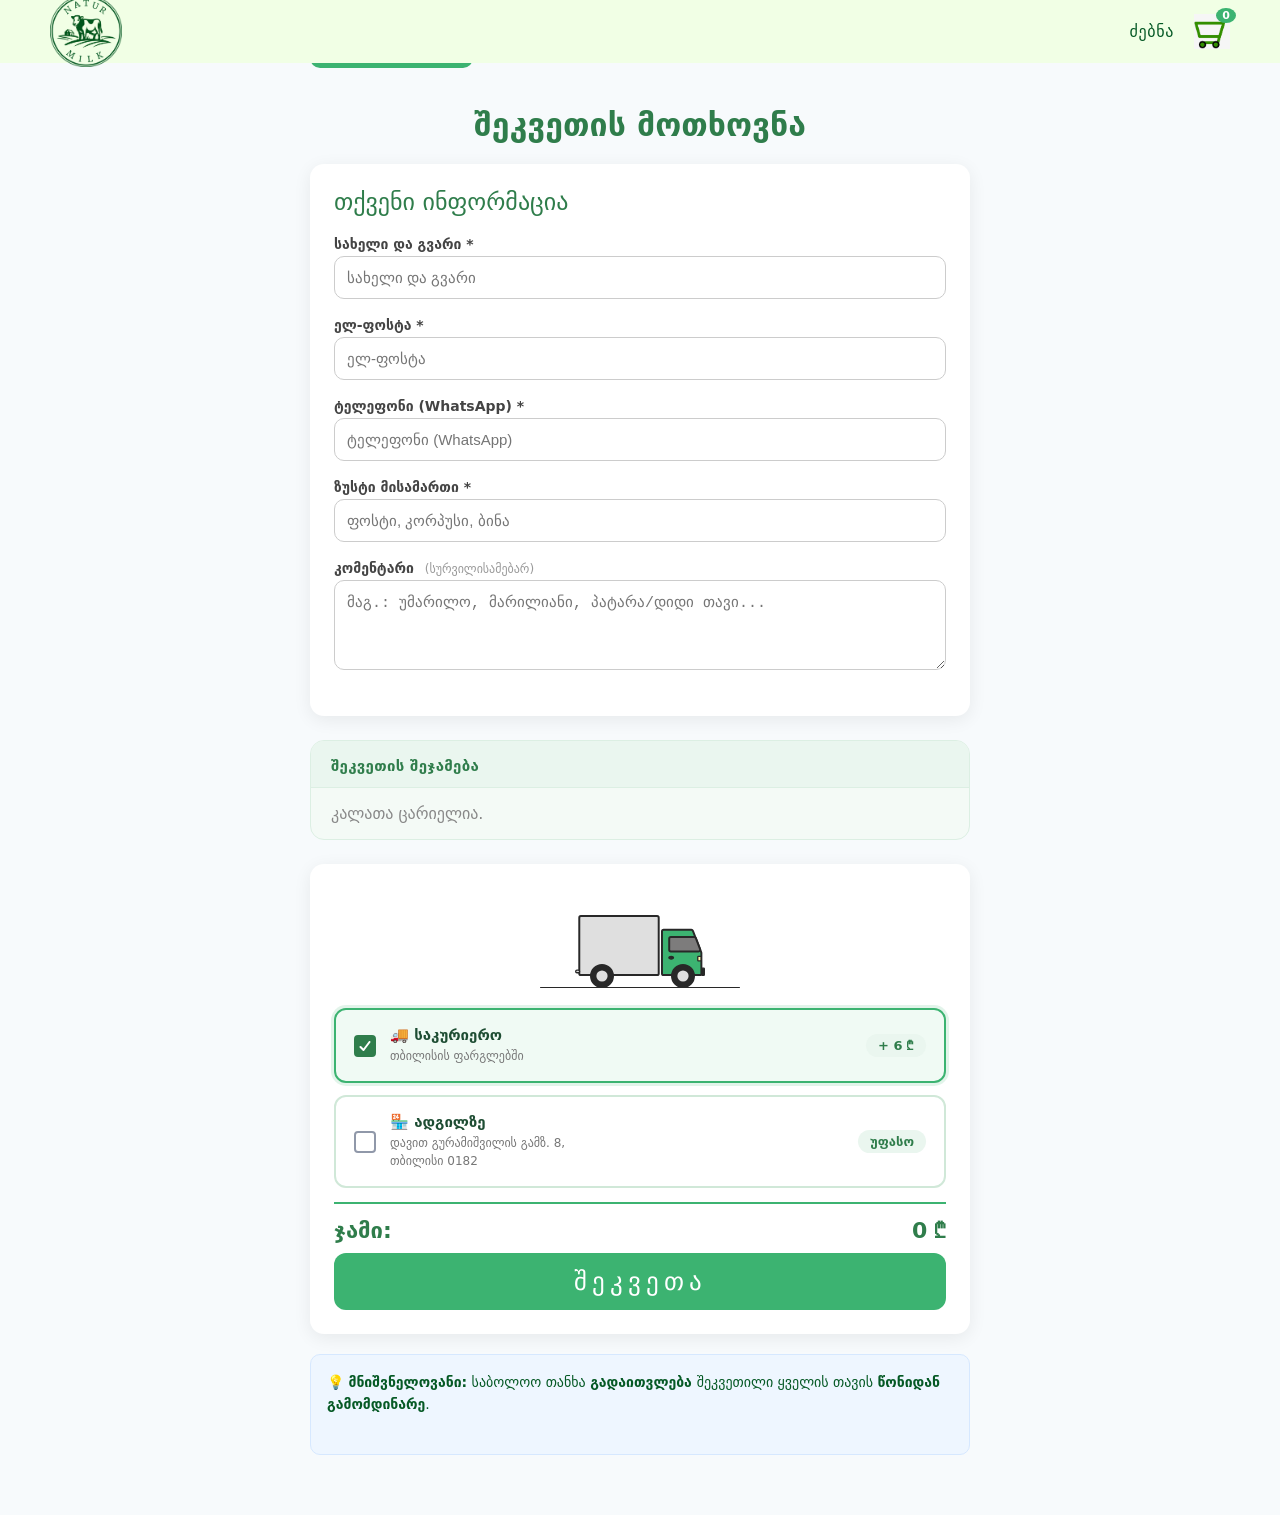
<file: checkout.html>
<!DOCTYPE html>
<html lang="ka">
  <head>
    <meta charset="UTF-8"/>
    <meta name="viewport" content="width=device-width, initial-scale=1.0"/>
    <link rel="stylesheet" href="style.css"/>
    <title>შეკვეთა | Natur Milk</title>
    <!-- Favicon -->
    <link rel="icon" type="image/png" sizes="32x32" href="./images/favicon.png" />
    <link rel="icon" type="image/png" sizes="16x16" href="./images/favicon.png" />
    <style>
      .back-btn {
        display:inline-block;
        background:#3CB371;
        color:white;
        padding:10px 18px;
        border-radius:10px;
        text-decoration:none;
        font-size:15px;
        margin-bottom:18px;
      }
      .back-btn:hover { background:#34a165; }

      .summary {
        background: #f4faf6;
        border-radius: 14px;
        border: 1px solid #dcefe3;
        margin-top: 24px;
        overflow: hidden;
      }

      .summary-title {
        padding: 16px 20px 12px;
        font-size: 15px;
        font-weight: 700;
        color: #2f7d4b;
        border-bottom: 1px solid #dcefe3;
        background: #eaf6ef;
        letter-spacing: 0.02em;
      }

      .summary table {
        width: 100%;
        border-collapse: collapse;
        font-size: 14px;
      }

      .summary thead th {
        padding: 10px 16px;
        text-align: left;
        font-size: 11px;
        font-weight: 700;
        text-transform: uppercase;
        letter-spacing: 0.08em;
        color: #7aaa8e;
        background: #eaf6ef;
        border-bottom: 1px solid #dcefe3;
      }

      .summary thead th:last-child {
        text-align: right;
      }

      .summary tbody tr {
        border-bottom: 1px solid #e8f3ec;
        transition: background 0.15s;
      }

      .summary tbody tr:last-child {
        border-bottom: none;
      }

      .summary tbody tr:hover {
        background: #edf7f1;
      }

      .summary tbody td {
        padding: 12px 16px;
        color: #333;
        vertical-align: middle;
      }

      .summary .td-name {
        font-weight: 600;
        color: #1e4d33;
      }

      .summary .td-qty {
        text-align: center;
        color: #555;
      }

      .summary .td-price {
        text-align: right;
        color: #555;
      }

      .summary .td-total {
        text-align: right;
        font-weight: 700;
        color: #2f7d4b;
      }

      .summary-subtotal {
        display: flex;
        justify-content: space-between;
        align-items: center;
        padding: 14px 16px;
        border-top: 2px solid #c8e6d4;
        background: #eaf6ef;
        font-size: 15px;
        font-weight: 700;
        color: #2f7d4b;
      }

      .info-box {
        background:#eef6ff;
        border:1px solid #d6e8ff;
        padding:16px;
        border-radius:10px;
        margin-top:20px;
        font-size:14px;
        line-height:1.6;
      }

      .checkout-box {
        background:white;
        padding:24px;
        border-radius:14px;
        box-shadow:0 4px 18px rgba(0,0,0,0.07);
        margin-top:18px;
      }

      .checkout-box label {
        display:block;
        font-weight:600;
        font-size:14px;
        color:#444;
        margin-bottom:4px;
      }

      .optional-tag {
        font-weight:400;
        color:#999;
        font-size:12px;
        margin-left:6px;
      }

      .checkout-box input,
      .checkout-box textarea {
        width:100%;
        padding:12px;
        margin-bottom:18px;
        border-radius:10px;
        border:1px solid #ccc;
        font-size:15px;
        box-sizing:border-box;
      }

      .checkout-box textarea {
        min-height:90px;
        resize:vertical;
      }

      .checkout-btn {
        background:#3CB371;
        color:white;
        border:none;
        padding:14px 24px;
        font-size:25px;
        font-weight:400;
        letter-spacing:0.2em;
        border-radius:12px;
        cursor:pointer;
        width:100%;
        margin-top:10px;
      }
      .checkout-btn:hover { background:#34a165; }

      .cart-bubble {
        position:absolute;
        top:-6px;
        right:-6px;
        background:#3CB371;
        color:white;
        border-radius:50%;
        padding:2px 6px;
        font-size:11px;
        font-weight:600;
        line-height:1;
      }

      .page-wrap {
        padding: 30px 20px 60px;
        max-width: 700px;
        margin: auto;
      }

      /* DELIVERY SECTION */
      .delivery-section {
        background: white;
        border-radius: 14px;
        box-shadow: 0 4px 18px rgba(0,0,0,0.07);
        padding: 24px;
        margin-top: 24px;
        text-align: center;
      }

      .delivery-row {
        display: flex;
        justify-content: space-between;
        align-items: center;
        border-top: 1px solid #e8f4ec;
        padding-top: 14px;
        margin-top: 14px;
        font-size: 16px;
        color: #555;
      }

      .total-row {
        display: flex;
        justify-content: space-between;
        align-items: center;
        border-top: 2px solid #3CB371;
        padding-top: 14px;
        margin-top: 14px;
      }

      .total-row span {
        font-size: 22px;
        font-weight: 700;
        color: #2f7d4b;
      }

      .field-error {
        display: none;
        color: #c0392b;
        font-size: 13px;
        margin-top: -14px;
        margin-bottom: 12px;
      }

      /* TOAST */
      #co-toast {
        position: fixed;
        bottom: 32px;
        left: 50%;
        transform: translateX(-50%) translateY(20px);
        background: #2f7d4b;
        color: white;
        padding: 16px 28px;
        border-radius: 14px;
        font-size: 17px;
        font-weight: 600;
        box-shadow: 0 8px 28px rgba(0,0,0,0.18);
        opacity: 0;
        pointer-events: none;
        transition: opacity 0.3s ease, transform 0.3s ease;
        z-index: 99999;
        white-space: nowrap;
      }
      #co-toast.show { opacity:1; transform:translateX(-50%) translateY(0); }
      #co-toast.error { background:#c0392b; }

      /* TRUCK ANIMATION */
      .loader {
        width: fit-content;
        height: fit-content;
        display: flex;
        align-items: center;
        justify-content: center;
        margin: 0 auto 16px;
      }
      .truckWrapper {
        width: 200px;
        height: 100px;
        display: flex;
        flex-direction: column;
        position: relative;
        align-items: center;
        justify-content: flex-end;
        overflow-x: hidden;
      }
      .truckBody {
        width: 130px;
        height: fit-content;
        margin-bottom: 6px;
        animation: motion 1s linear infinite;
      }
      @keyframes motion {
        0%   { transform: translateY(0px); }
        50%  { transform: translateY(3px); }
        100% { transform: translateY(0px); }
      }
      .truckTires {
        width: 130px;
        height: fit-content;
        display: flex;
        align-items: center;
        justify-content: space-between;
        padding: 0px 10px 0px 15px;
        position: absolute;
        bottom: 0;
      }
      .truckTires svg { width: 24px; }
      .road {
        width: 100%;
        height: 1.5px;
        background-color: #282828;
        position: relative;
        bottom: 0;
        align-self: flex-end;
        border-radius: 3px;
      }
      .road::before {
        content: "";
        position: absolute;
        width: 20px;
        height: 100%;
        background-color: #282828;
        right: -50%;
        border-radius: 3px;
        animation: roadAnimation 1.4s linear infinite;
        border-left: 10px solid white;
      }
      .road::after {
        content: "";
        position: absolute;
        width: 10px;
        height: 100%;
        background-color: #282828;
        right: -65%;
        border-radius: 3px;
        animation: roadAnimation 1.4s linear infinite;
        border-left: 4px solid white;
      }
      .lampPost {
        position: absolute;
        bottom: 0;
        right: -90%;
        height: 90px;
        animation: roadAnimation 1.4s linear infinite;
      }
      @keyframes roadAnimation {
        0%   { transform: translateX(0px); }
        100% { transform: translateX(-350px); }
      }

      /* DELIVERY OPTION CARDS */
      .delivery-options {
        display: flex;
        flex-direction: column;
        gap: 12px;
        margin: 20px 0 4px;
      }

      .delivery-opt-card {
        border: 2px solid #d0e8d8;
        border-radius: 12px;
        padding: 16px 18px;
        cursor: pointer;
        transition: border-color 0.2s ease, background 0.2s ease, box-shadow 0.2s ease;
        background: white;
        display: flex;
        align-items: center;
        gap: 14px;
      }

      .delivery-opt-card:hover {
        border-color: #3CB371;
        background: #f4fbf7;
      }

      .delivery-opt-card.is-selected {
        border-color: #3CB371;
        background: #f0faf4;
        box-shadow: 0 0 0 3px rgba(60,179,113,0.15);
      }

      .delivery-opt-card .opt-text {
        flex: 1;
        text-align: left;
      }

      .delivery-opt-card .opt-title {
        display: block;
        font-size: 15px;
        font-weight: 700;
        color: #1e4d33;
        margin-bottom: 3px;
      }

      .delivery-opt-card .opt-sub {
        display: block;
        font-size: 12px;
        color: #777;
        line-height: 1.5;
      }

      .delivery-opt-card .opt-price {
        font-size: 13px;
        font-weight: 700;
        color: #2f7d4b;
        background: #eaf6ef;
        padding: 4px 12px;
        border-radius: 20px;
        white-space: nowrap;
        flex-shrink: 0;
      }

      /* Animated checkbox inside card */
      .checkbox-wrapper-46 input[type="radio"] {
        display: none;
        visibility: hidden;
      }
      .checkbox-wrapper-46 .cbx {
        -webkit-user-select: none;
        user-select: none;
        cursor: pointer;
        display: flex;
        align-items: center;
      }
      .checkbox-wrapper-46 .cbx span {
        display: inline-block;
        vertical-align: middle;
        transform: translate3d(0, 0, 0);
      }
      .checkbox-wrapper-46 .cbx span:first-child {
        position: relative;
        width: 22px;
        height: 22px;
        border-radius: 4px;
        transform: scale(1);
        vertical-align: middle;
        border: 2px solid #9098a9;
        transition: all 0.2s ease;
        flex-shrink: 0;
      }
      .checkbox-wrapper-46 .cbx span:first-child svg {
        position: absolute;
        top: 4px;
        left: 3px;
        fill: none;
        stroke: #ffffff;
        stroke-width: 2;
        stroke-linecap: round;
        stroke-linejoin: round;
        stroke-dasharray: 16px;
        stroke-dashoffset: 16px;
        transition: all 0.3s ease;
        transition-delay: 0.1s;
        transform: translate3d(0, 0, 0);
      }
      .checkbox-wrapper-46 .cbx span:first-child:before {
        content: "";
        width: 100%;
        height: 100%;
        background: #3CB371;
        display: block;
        transform: scale(0);
        opacity: 1;
        border-radius: 50%;
      }
      .checkbox-wrapper-46 .cbx:hover span:first-child {
        border-color: #3CB371;
      }
      .checkbox-wrapper-46 .inp-cbx:checked + .cbx span:first-child {
        background: #2f7d4b;
        border-color: #2f7d4b;
        animation: wave-46 0.4s ease;
      }
      .checkbox-wrapper-46 .inp-cbx:checked + .cbx span:first-child svg {
        stroke-dashoffset: 0;
      }
      .checkbox-wrapper-46 .inp-cbx:checked + .cbx span:first-child:before {
        transform: scale(3.5);
        opacity: 0;
        transition: all 0.6s ease;
      }
      @keyframes wave-46 {
        50% { transform: scale(0.9); }
      }
    </style>
  </head>

  <body class="body">

    <!-- NAVBAR (CLEAN, FIXED) -->
    <header class="site-nav" id="siteNav">
      <div class="nav-inner">

        <button class="nav-toggle" aria-expanded="false" aria-label="მენიუს გახსნა">
          <svg class="icon icon-bars" viewBox="0 0 24 24" width="26" height="26" aria-hidden="true">
            <path d="M3 6h18M3 12h18M3 18h18" fill="none" stroke="currentColor" stroke-width="2" stroke-linecap="round" />
          </svg>
          <svg class="icon icon-x" viewBox="0 0 24 24" width="26" height="26" aria-hidden="true">
            <path d="M6 6l12 12M18 6L6 18" fill="none" stroke="currentColor" stroke-width="2" stroke-linecap="round" />
          </svg>
        </button>

        <a href="index.html" class="brand" aria-label="Natur Milk">
          <img class="brandmark" src="images/new-header-logo.png" alt="Natur Milk">
        </a>

        <nav class="primary-nav">

        </nav>

        <div class="actions">
          <a href="#" class="search">ძებნა</a>

          <a href="basket.html" class="cart" style="position:relative;" aria-label="კალათა">
            <img src="images/basket_green.jpeg" width="36" alt="კალათა">
            <span class="cart-bubble" id="cartBubble">0</span>
          </a>
        </div>

      </div>

      <div class="mobile-panel" id="mobilePanel">
        <nav>
          <ul class="mobile-list">
            <li><a href="index.html#shop">მაღაზია</a></li>
            <li><a href="index.html#about">ჩვენს შესახებ</a></li>
            <li><a href="index.html#blog">ბლოგი</a></li>
            <li><a href="productPage.html">ყველა პროდუქტი</a></li>
          </ul>
        </nav>
      </div>
    </header>

    <!-- PAGE -->
    <main class="page-wrap">

      <div id="co-toast"></div>

      <a href="basket.html" class="back-btn">← უკან კალათაში</a>

      <h1 style="text-align:center; color:#2f7d4b; margin-bottom:20px; padding-top:20px;">შეკვეთის მოთხოვნა</h1>

      <!-- 1. FORM -->
      <div class="checkout-box">
        <h2 style="color:#2f7d4b;margin:0 0 20px;font-weight: 500;">თქვენი ინფორმაცია</h2>

        <label>სახელი და გვარი *</label>
        <input type="text" id="fullName" placeholder="სახელი და გვარი">
        <div class="field-error" id="err-name">გთხოვთ შეავსოთ სახელი და გვარი.</div>

        <label>ელ-ფოსტა *</label>
        <input type="email" id="email" placeholder="ელ-ფოსტა">
        <div class="field-error" id="err-email">გთხოვთ შეავსოთ სწორი ელ-ფოსტა.</div>

        <label>ტელეფონი (WhatsApp) *</label>
        <input type="text" id="phone" placeholder="ტელეფონი (WhatsApp)">
        <div class="field-error" id="err-phone">გთხოვთ შეავსოთ ტელეფონი.</div>

        <label>ზუსტი მისამართი *</label>
        <input type="text" id="address" placeholder="ფოსტი, კორპუსი, ბინა">
        <div class="field-error" id="err-address">გთხოვთ შეავსოთ მისამართი.</div>

        <label>კომენტარი <span class="optional-tag">(სურვილისამებარ)</span></label>
        <textarea id="comment" placeholder="მაგ.: უმარილო, მარილიანი, პატარა/დიდი თავი..."></textarea>
      </div>

      <!-- 2. ORDER SUMMARY -->
      <div class="summary" id="orderSummary"></div>

      <!-- 3. DELIVERY + TRUCK + TOTAL -->
      <div class="delivery-section">

        <div class="loader">
          <div class="truckWrapper">
            <div class="truckBody">
              <svg xmlns="http://www.w3.org/2000/svg" fill="none" viewBox="0 0 198 93" class="trucksvg">
                <path stroke-width="3" stroke="#282828" fill="#3CB371" d="M135 22.5H177.264C178.295 22.5 179.22 23.133 179.594 24.0939L192.33 56.8443C192.442 57.1332 192.5 57.4404 192.5 57.7504V89C192.5 90.3807 191.381 91.5 190 91.5H135C133.619 91.5 132.5 90.3807 132.5 89V25C132.5 23.6193 133.619 22.5 135 22.5Z"></path>
                <path stroke-width="3" stroke="#282828" fill="#7D7C7C" d="M146 33.5H181.741C182.779 33.5 183.709 34.1415 184.078 35.112L190.538 52.112C191.16 53.748 189.951 55.5 188.201 55.5H146C144.619 55.5 143.5 54.3807 143.5 53V36C143.5 34.6193 144.619 33.5 146 33.5Z"></path>
                <path stroke-width="2" stroke="#282828" fill="#282828" d="M150 65C150 65.39 149.763 65.8656 149.127 66.2893C148.499 66.7083 147.573 67 146.5 67C145.427 67 144.501 66.7083 143.873 66.2893C143.237 65.8656 143 65.39 143 65C143 64.61 143.237 64.1344 143.873 63.7107C144.501 63.2917 145.427 63 146.5 63C147.573 63 148.499 63.2917 149.127 63.7107C149.763 64.1344 150 64.61 150 65Z"></path>
                <rect stroke-width="2" stroke="#282828" fill="#FFFCAB" rx="1" height="7" width="5" y="63" x="187"></rect>
                <rect stroke-width="2" stroke="#282828" fill="#282828" rx="1" height="11" width="4" y="81" x="193"></rect>
                <rect stroke-width="3" stroke="#282828" fill="#DFDFDF" rx="2.5" height="90" width="121" y="1.5" x="6.5"></rect>
                <rect stroke-width="2" stroke="#282828" fill="#DFDFDF" rx="2" height="4" width="6" y="84" x="1"></rect>
              </svg>
            </div>
            <div class="truckTires">
              <svg xmlns="http://www.w3.org/2000/svg" fill="none" viewBox="0 0 30 30" class="tiresvg">
                <circle stroke-width="3" stroke="#282828" fill="#282828" r="13.5" cy="15" cx="15"></circle>
                <circle fill="#DFDFDF" r="7" cy="15" cx="15"></circle>
              </svg>
              <svg xmlns="http://www.w3.org/2000/svg" fill="none" viewBox="0 0 30 30" class="tiresvg">
                <circle stroke-width="3" stroke="#282828" fill="#282828" r="13.5" cy="15" cx="15"></circle>
                <circle fill="#DFDFDF" r="7" cy="15" cx="15"></circle>
              </svg>
            </div>
            <div class="road"></div>
            <svg xml:space="preserve" viewBox="0 0 453.459 453.459" xmlns="http://www.w3.org/2000/svg" fill="#000000" class="lampPost">
              <path d="M252.882,0c-37.781,0-68.686,29.953-70.245,67.358h-6.917v8.954c-26.109,2.163-45.463,10.011-45.463,19.366h9.993c-1.65,5.146-2.507,10.54-2.507,16.017c0,28.956,23.558,52.514,52.514,52.514c28.956,0,52.514-23.558,52.514-52.514c0-5.478-0.856-10.872-2.506-16.017h9.992c0-9.354-19.352-17.204-45.463-19.366v-8.954h-6.149C200.189,38.779,223.924,16,252.882,16c29.952,0,54.32,24.368,54.32,54.32c0,28.774-11.078,37.009-25.105,47.437c-17.444,12.968-37.216,27.667-37.216,78.884v113.914h-0.797c-5.068,0-9.174,4.108-9.174,9.177c0,2.844,1.293,5.383,3.321,7.066c-3.432,27.933-26.851,95.744-8.226,115.459v11.202h45.75v-11.202c18.625-19.715-4.794-87.527-8.227-115.459c2.029-1.683,3.322-4.223,3.322-7.066c0-5.068-4.107-9.177-9.176-9.177h-0.795V196.641c0-43.174,14.942-54.283,30.762-66.043c14.793-10.997,31.559-23.461,31.559-60.277C323.202,31.545,291.656,0,252.882,0zM232.77,111.694c0,23.442-19.071,42.514-42.514,42.514c-23.442,0-42.514-19.072-42.514-42.514c0-5.531,1.078-10.957,3.141-16.017h78.747C231.693,100.736,232.77,106.162,232.77,111.694z"></path>
            </svg>
          </div>
        </div>

        <div class="delivery-options">

          <label class="delivery-opt-card is-selected" id="card-delivery">
            <div class="checkbox-wrapper-46">
              <input type="radio" id="cbx-delivery" name="deliveryType" value="delivery" class="inp-cbx" checked onchange="onDeliveryChange()" />
              <label class="cbx" for="cbx-delivery">
                <span><svg viewBox="0 0 12 10" height="10px" width="12px"><polyline points="1.5 6 4.5 9 10.5 1"></polyline></svg></span>
              </label>
            </div>
            <div class="opt-text">
              <span class="opt-title">🚚 საკურიერო</span>
              <span class="opt-sub">თბილისის ფარგლებში</span>
            </div>
            <span class="opt-price" id="deliveryPriceLabel">+ 6 ₾</span>
          </label>

          <label class="delivery-opt-card" id="card-pickup">
            <div class="checkbox-wrapper-46">
              <input type="radio" id="cbx-pickup" name="deliveryType" value="pickup" class="inp-cbx" onchange="onDeliveryChange()" />
              <label class="cbx" for="cbx-pickup">
                <span><svg viewBox="0 0 12 10" height="10px" width="12px"><polyline points="1.5 6 4.5 9 10.5 1"></polyline></svg></span>
              </label>
            </div>
            <div class="opt-text">
              <span class="opt-title">🏪 ადგილზე</span>
              <span class="opt-sub">დავით გურამიშვილის გამზ. 8,<br>თბილისი 0182</span>
            </div>
            <span class="opt-price">უფასო</span>
          </label>

        </div>

        <div class="total-row">
          <span>ჯამი:</span>
          <span id="checkoutTotal">0 ₾</span>
        </div>


        <button class="checkout-btn" onclick="submitOrder()">შეკვეთა</button>
      </div>

      <!-- INFO BOX -->
      <div class="info-box">
        💡 <strong>მნიშვნელოვანი:</strong>
        საბოლოო თანხა <strong>გადაითვლება </strong>შეკვეთილი ყველის თავის <strong>წონიდან გამომდინარე</strong>.
        <br><br>
      </div>

    </main>

    <script src="js/cart.js"></script>
    <script src="js/script.js"></script>
    <script src="js/navbar.js"></script>

    <script>
      function showToast(msg, isError) {
        const t = document.getElementById("co-toast");
        t.textContent = msg;
        t.className = isError ? "error" : "";
        void t.offsetWidth;
        t.classList.add("show");
        clearTimeout(t._timer);
        t._timer = setTimeout(() => t.classList.remove("show"), 3000);
      }

      function showFieldError(id, show) {
        const el = document.getElementById(id);
        if (el) el.style.display = show ? "block" : "none";
      }

      // ====== FIX NAV OVERLAP ======
      function applyNavOffset() {
        const nav = document.getElementById("siteNav");
        if (!nav) return;
        document.documentElement.style.setProperty("--nav-h", (nav.offsetHeight + 10) + "px");
      }
      window.addEventListener("load", applyNavOffset);
      window.addEventListener("resize", applyNavOffset);

      // ====== CART BUBBLE ======
      function updateNavbarCartCount() {
        let cart = JSON.parse(localStorage.getItem("cart")) || [];
        let count = CartUtils.getCartCount(cart);
        const bubble = document.getElementById("cartBubble");
        if (bubble) bubble.textContent = count;
      }

      function getDeliveryFee(cart) {
        const totalWeight = CartUtils.getCartWeightKg(cart);
        if (totalWeight < 5)    return 6;
        if (totalWeight < 10)   return 7;
        return 8;
      }

      function updateDeliveryLabel(fee) {
        const lbl = document.getElementById("deliveryPriceLabel");
        if (lbl) lbl.textContent = `+ ${fee} ₾`;
      }

      function updateCheckoutTotal(cart) {
        const subtotal = cart.reduce((s, i) => s + CartUtils.getLineTotal(i), 0);
        const deliveryVal = document.querySelector('input[name="deliveryType"]:checked')?.value || "delivery";
        const fee = deliveryVal === "delivery" ? getDeliveryFee(cart) : 0;
        document.getElementById("checkoutTotal").textContent = (subtotal + fee) + " ₾";
      }

      function onDeliveryChange() {
        const val = document.querySelector('input[name="deliveryType"]:checked').value;
        document.getElementById("card-delivery").classList.toggle("is-selected", val === "delivery");
        document.getElementById("card-pickup").classList.toggle("is-selected", val === "pickup");
        const cart = JSON.parse(localStorage.getItem("cart")) || [];
        const fee = getDeliveryFee(cart);
        updateDeliveryLabel(fee);
        updateCheckoutTotal(cart);
      }

      function loadSummary() {
        let cart = JSON.parse(localStorage.getItem("cart")) || [];
        let box = document.getElementById("orderSummary");
        let total = 0;

        if (cart.length === 0) {
          box.innerHTML = '<div class="summary-title">შეკვეთის შეჯამება</div><p style="padding:16px 20px;color:#888;">კალათა ცარიელია.</p>';
          document.getElementById("checkoutTotal").textContent = "0 ₾";
          updateNavbarCartCount();
          return;
        }

        let rows = "";
        cart.forEach(item => {
          const qty = Number(item.qty) || 0;
          const price = Number(item.price) || 0;
          const lineTotal = CartUtils.getLineTotal(item);
          const perKg = CartUtils.isPerKg(item);
          total += lineTotal;
          rows += `
            <tr>
              <td class="td-name">${item.name}</td>
              <td class="td-qty">${perKg ? CartUtils.formatQtyLabel(item) : qty}</td>
              <td class="td-price">${perKg ? price + " ₾/კგ" : price + " ₾"}</td>
              <td class="td-total">${lineTotal} ₾</td>
            </tr>`;
        });

        box.innerHTML = `
          <div class="summary-title">შეკვეთის შეჯამება</div>
          <table>
            <thead>
              <tr>
                <th>პროდუქტი</th>
                <th style="text-align:center;">რაოდ. / წონა</th>
                <th style="text-align:right;">ფასი</th>
                <th style="text-align:right;">ჯამი</th>
              </tr>
            </thead>
            <tbody>${rows}</tbody>
          </table>
          <div class="summary-subtotal">
            <span>პროდუქტების ჯამი</span>
            <span>${total} ₾</span>
          </div>`;

        const fee = getDeliveryFee(cart);
        updateDeliveryLabel(fee);
        updateCheckoutTotal(cart);
        updateNavbarCartCount();
      }

      async function submitOrder() {
        const name    = document.getElementById("fullName").value.trim();
        const email   = document.getElementById("email").value.trim();
        const phone   = document.getElementById("phone").value.trim();
        const address = document.getElementById("address").value.trim();
        const comment = document.getElementById("comment").value.trim();

        showFieldError("err-name",    !name);
        showFieldError("err-email",   !email || !email.includes("@"));
        showFieldError("err-phone",   !phone);
        showFieldError("err-address", !address);

        if (!name || !email || !email.includes("@") || !phone || !address) {
          showToast("გთხოვთ შეავსოთ სავალდებული ველები.", true);
          return;
        }

        const cart = JSON.parse(localStorage.getItem("cart")) || [];
        if (cart.length === 0) {
          showToast("კალათა ცარიელია.", true);
          return;
        }

        let total = 0;
        const items = cart.map(item => {
          const qty   = Number(item.qty)   || 0;
          const price = Number(item.price) || 0;
          const lineTotal = CartUtils.getLineTotal(item);
          total += lineTotal;
          const perKg = CartUtils.isPerKg(item);
          return {
            name: item.name,
            price,
            qty,
            unit: perKg ? "per-kg" : "unit",
            qtyLabel: perKg ? CartUtils.formatQtyLabel(item) : String(qty),
            lineTotal
          };
        });

        const deliveryType = document.querySelector('input[name="deliveryType"]:checked')?.value || "delivery";
        const delivery = deliveryType === "delivery" ? getDeliveryFee(cart) : 0;
        const deliveryLabel = deliveryType === "delivery"
          ? `საკურიერო (+${delivery} ₾)`
          : "თვითგამოტანა (უფასო)";

        const payload = {
          name, email, phone, address, comment,
          deliveryType: deliveryLabel,
          items,
          total:    parseFloat((total + delivery).toFixed(2)),
          delivery
        };

        try {
          const res = await fetch("https://script.google.com/macros/s/AKfycbwfbY5FgZDjjGKdwPBF278tf6MN9g7xynqwss21xWdIdvIQqD8M1iM-jARFUXrrPNc_9A/exec", {
            method: "POST",
            headers: { "Content-Type": "application/json" },
            body: JSON.stringify(payload),
            mode: "no-cors"
          });
          showToast("შეკვეთა წარმატებით გაიგზავნა! მალე დაგიკავშირდებთ WhatsApp-ზე.");
          localStorage.removeItem("cart");
          setTimeout(() => window.location.href = "index.html", 2800);
        } catch (e) {
          showToast("შეცდომა მოხდა. ინტერნეტი შეამოწმეთ და სცადეთ თავიდან.", true);
        }
      }

      loadSummary();
    </script>

  </body>
</html>
</file>
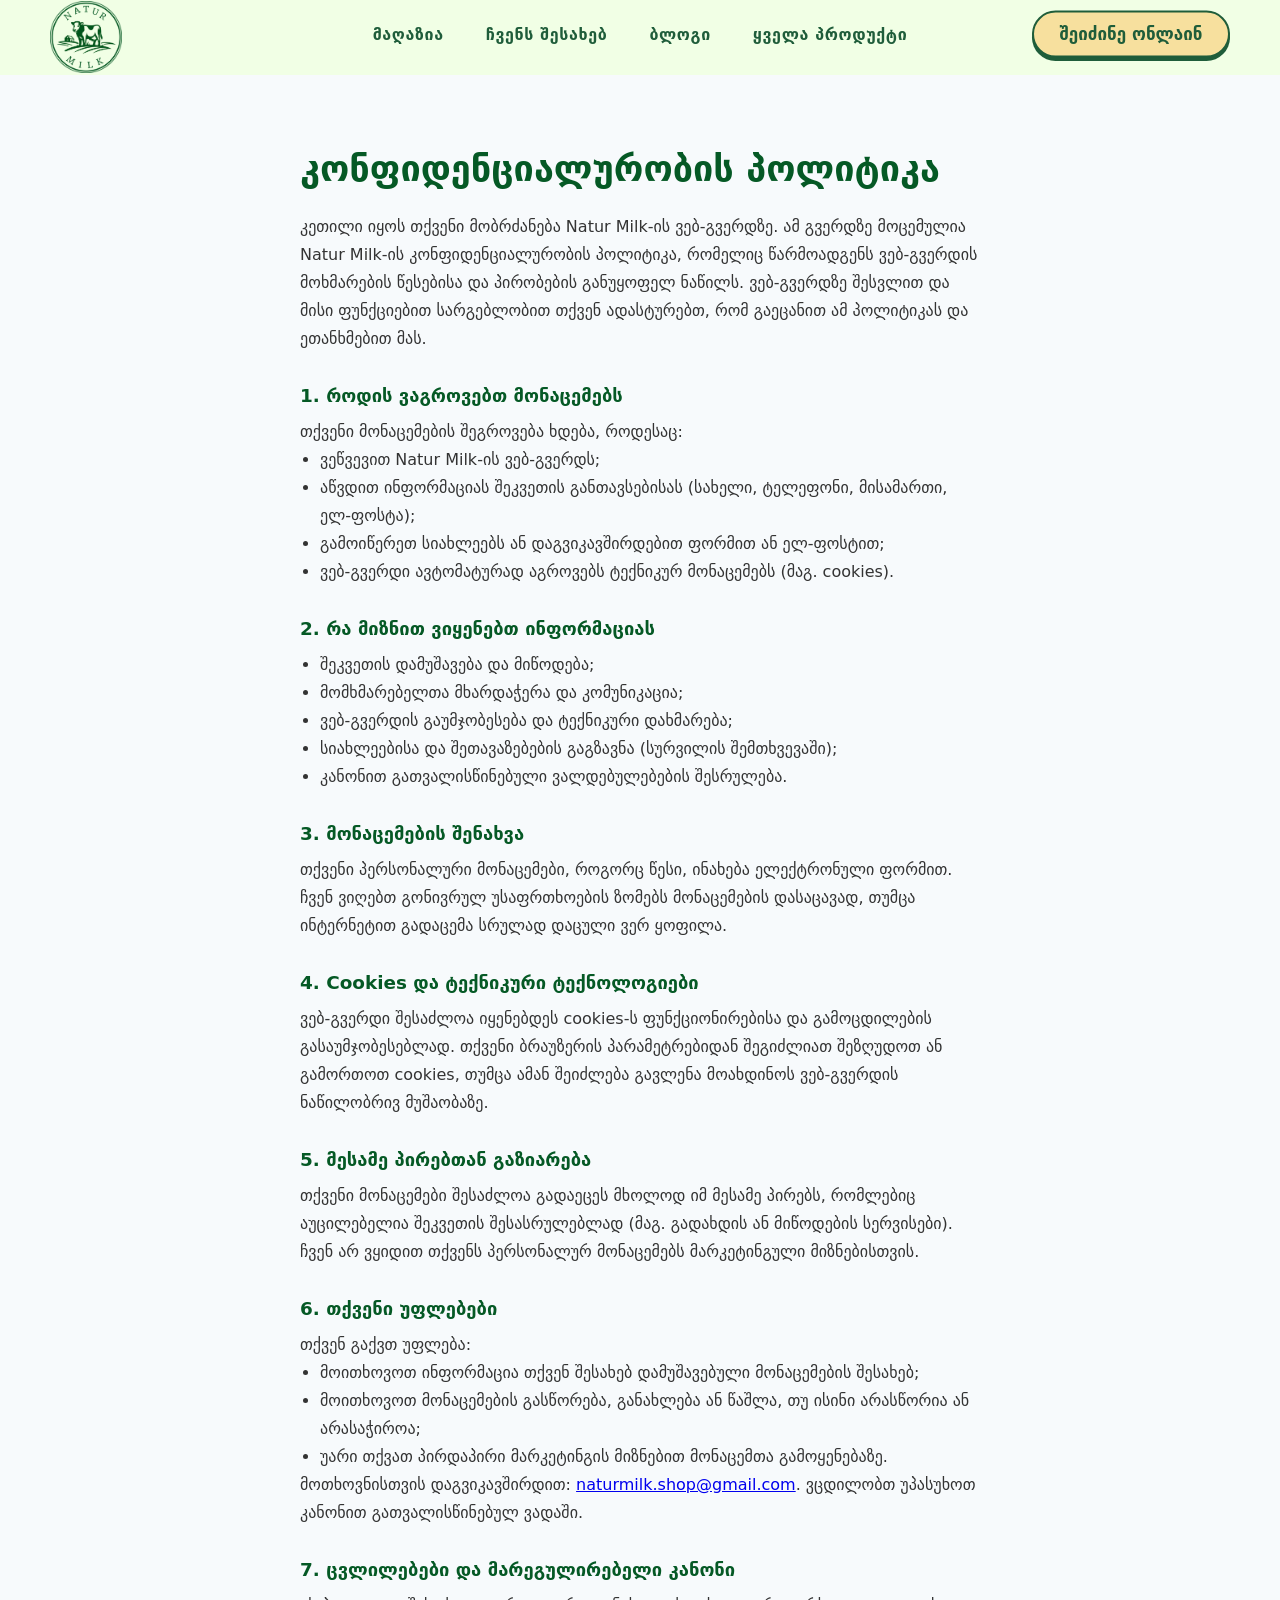
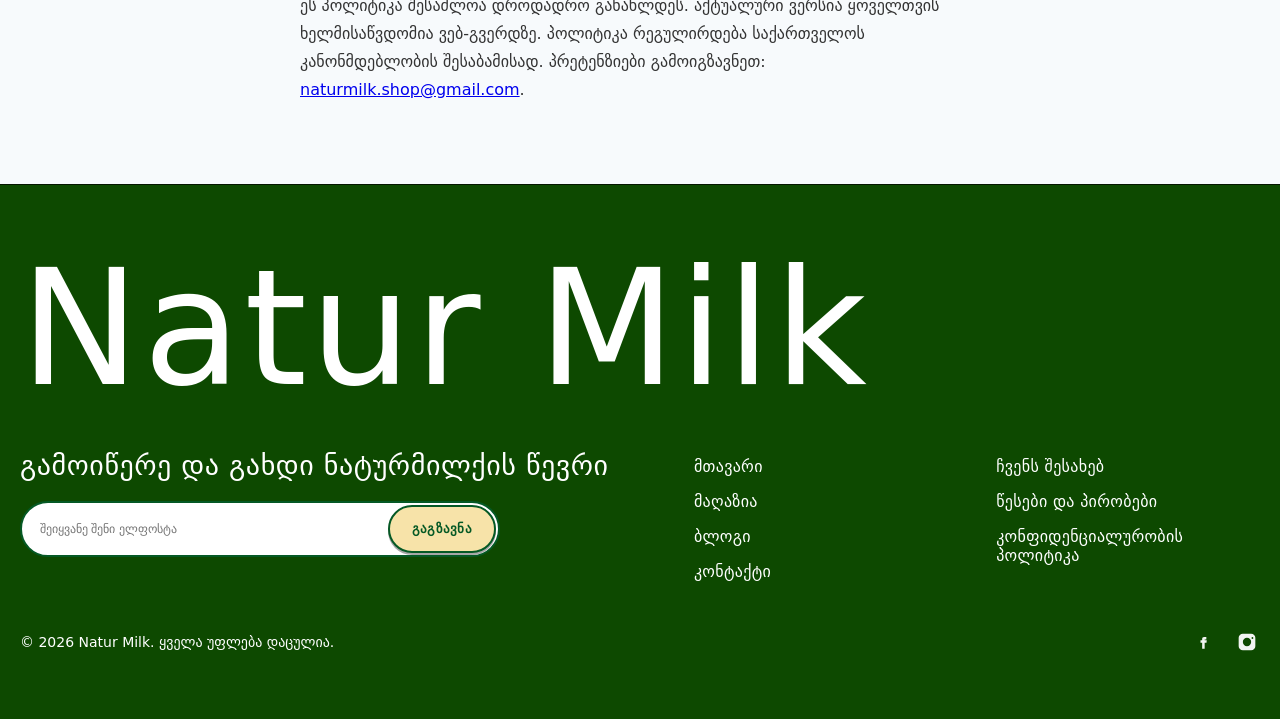
<file: privacy.html>
<!DOCTYPE html>
<html lang="ka">
  <head>
    <meta charset="UTF-8" />
    <meta name="viewport" content="width=device-width, initial-scale=1.0" />
    <link rel="stylesheet" href="style.css" />
    <link rel="preconnect" href="https://fonts.googleapis.com" />
    <link rel="preconnect" href="https://fonts.gstatic.com" crossorigin />
    <link href="https://fonts.googleapis.com/css2?family=Headland+One&display=swap" rel="stylesheet" />
    <title>კონფიდენციალურობის პოლიტიკა | Natur Milk</title>

    <link rel="icon" type="image/png" sizes="32x32" href="./images/favicon.png" />
    <link rel="icon" type="image/png" sizes="16x16" href="./images/favicon.png" />

    <script>
      (function () {
        var base = document.createElement("base");
        var p = location.pathname;
        base.href = p.slice(0, p.lastIndexOf("/") + 1) || "/";
        document.head.appendChild(base);
      })();
    </script>
  </head>

  <body class="body">
    <header class="site-nav" id="siteNav">
      <div class="nav-inner">
        <a href="index.html" class="mobile-brand">Natur Milk</a>

        <button class="nav-toggle" aria-expanded="false" aria-label="მენიუს გახსნა">
          <svg class="icon icon-bars" viewBox="0 0 24 24" width="26" height="26" aria-hidden="true">
            <path d="M3 6h18M3 12h18M3 18h18" fill="none" stroke="currentColor" stroke-width="2" stroke-linecap="round" />
          </svg>
          <svg class="icon icon-x" viewBox="0 0 24 24" width="26" height="26" aria-hidden="true">
            <path d="M6 6l12 12M18 6L6 18" fill="none" stroke="currentColor" stroke-width="2" stroke-linecap="round" />
          </svg>
        </button>

        <a href="index.html" class="brand" aria-label="Natur Milk">
          <img class="brandmark" src="./images/new-header-logo.png" alt="Natur Milk ლოგო" />
        </a>

        <nav aria-label="ძირითადი მენიუ" class="primary-nav">
          <ul class="menu">
            <li><a href="index.html#shop" class="nav-link">მაღაზია</a></li>
            <li><a href="index.html#about" class="nav-link">ჩვენს შესახებ</a></li>
            <li><a href="index.html#blog" class="nav-link">ბლოგი</a></li>
            <li><a href="productPage.html" class="nav-link">ყველა პროდუქტი</a></li>
          </ul>
        </nav>

        <div class="actions">
          <a href="productPage.html" class="header-cta" aria-label="შეიძინე ონლაინ">
            <span class="button_top">შეიძინე ონლაინ</span>
          </a>
        </div>
      </div>

      <div class="mobile-backdrop" id="mobileBackdrop" aria-hidden="true"></div>
      <div class="mobile-panel" id="mobilePanel" role="dialog" aria-modal="true" aria-label="საიტის მენიუ">
        <div class="mobile-panel__inner">
          <nav class="mobile-nav" aria-label="მობილური მენიუ">
            <ul class="mobile-list">
              <li><a href="index.html#shop">მაღაზია</a></li>
              <li><a href="index.html#about">ჩვენს შესახებ</a></li>
              <li><a href="index.html#blog">ბლოგი</a></li>
              <li><a href="productPage.html">ყველა პროდუქტი</a></li>
            </ul>
          </nav>
          <div class="mobile-panel__footer">
            <a href="productPage.html" class="header-cta mobile-header-cta" aria-label="შეიძინე ონლაინ">
              <span class="button_top">შეიძინე ონლაინ</span>
            </a>
          </div>
        </div>
      </div>
    </header>

    <main class="legal-page">
      <article>
        <h1>კონფიდენციალურობის პოლიტიკა</h1>

        <p>
          კეთილი იყოს თქვენი მობრძანება Natur Milk-ის ვებ-გვერდზე. ამ გვერდზე მოცემულია Natur Milk-ის კონფიდენციალურობის პოლიტიკა, რომელიც წარმოადგენს ვებ-გვერდის მოხმარების წესებისა და პირობების განუყოფელ ნაწილს. ვებ-გვერდზე შესვლით და მისი ფუნქციებით სარგებლობით თქვენ ადასტურებთ, რომ გაეცანით ამ პოლიტიკას და ეთანხმებით მას.
        </p>

        <h2>1. როდის ვაგროვებთ მონაცემებს</h2>
        <p>თქვენი მონაცემების შეგროვება ხდება, როდესაც:</p>
        <ul>
          <li>ვეწვევით Natur Milk-ის ვებ-გვერდს;</li>
          <li>აწვდით ინფორმაციას შეკვეთის განთავსებისას (სახელი, ტელეფონი, მისამართი, ელ-ფოსტა);</li>
          <li>გამოიწერეთ სიახლეებს ან დაგვიკავშირდებით ფორმით ან ელ-ფოსტით;</li>
          <li>ვებ-გვერდი ავტომატურად აგროვებს ტექნიკურ მონაცემებს (მაგ. cookies).</li>
        </ul>

        <h2>2. რა მიზნით ვიყენებთ ინფორმაციას</h2>
        <ul>
          <li>შეკვეთის დამუშავება და მიწოდება;</li>
          <li>მომხმარებელთა მხარდაჭერა და კომუნიკაცია;</li>
          <li>ვებ-გვერდის გაუმჯობესება და ტექნიკური დახმარება;</li>
          <li>სიახლეებისა და შეთავაზებების გაგზავნა (სურვილის შემთხვევაში);</li>
          <li>კანონით გათვალისწინებული ვალდებულებების შესრულება.</li>
        </ul>

        <h2>3. მონაცემების შენახვა</h2>
        <p>
          თქვენი პერსონალური მონაცემები, როგორც წესი, ინახება ელექტრონული ფორმით. ჩვენ ვიღებთ გონივრულ უსაფრთხოების ზომებს მონაცემების დასაცავად, თუმცა ინტერნეტით გადაცემა სრულად დაცული ვერ ყოფილა.
        </p>

        <h2>4. Cookies და ტექნიკური ტექნოლოგიები</h2>
        <p>
          ვებ-გვერდი შესაძლოა იყენებდეს cookies-ს ფუნქციონირებისა და გამოცდილების გასაუმჯობესებლად. თქვენი ბრაუზერის პარამეტრებიდან შეგიძლიათ შეზღუდოთ ან გამორთოთ cookies, თუმცა ამან შეიძლება გავლენა მოახდინოს ვებ-გვერდის ნაწილობრივ მუშაობაზე.
        </p>

        <h2>5. მესამე პირებთან გაზიარება</h2>
        <p>
          თქვენი მონაცემები შესაძლოა გადაეცეს მხოლოდ იმ მესამე პირებს, რომლებიც აუცილებელია შეკვეთის შესასრულებლად (მაგ. გადახდის ან მიწოდების სერვისები). ჩვენ არ ვყიდით თქვენს პერსონალურ მონაცემებს მარკეტინგული მიზნებისთვის.
        </p>

        <h2>6. თქვენი უფლებები</h2>
        <p>თქვენ გაქვთ უფლება:</p>
        <ul>
          <li>მოითხოვოთ ინფორმაცია თქვენ შესახებ დამუშავებული მონაცემების შესახებ;</li>
          <li>მოითხოვოთ მონაცემების გასწორება, განახლება ან წაშლა, თუ ისინი არასწორია ან არასაჭიროა;</li>
          <li>უარი თქვათ პირდაპირი მარკეტინგის მიზნებით მონაცემთა გამოყენებაზე.</li>
        </ul>
        <p>
          მოთხოვნისთვის დაგვიკავშირდით: <a href="mailto:naturmilk.shop@gmail.com">naturmilk.shop@gmail.com</a>. ვცდილობთ უპასუხოთ კანონით გათვალისწინებულ ვადაში.
        </p>

        <h2>7. ცვლილებები და მარეგულირებელი კანონი</h2>
        <p>
          ეს პოლიტიკა შესაძლოა დროდადრო განახლდეს. აქტუალური ვერსია ყოველთვის ხელმისაწვდომია ვებ-გვერდზე. პოლიტიკა რეგულირდება საქართველოს კანონმდებლობის შესაბამისად. პრეტენზიები გამოიგზავნეთ: <a href="mailto:naturmilk.shop@gmail.com">naturmilk.shop@gmail.com</a>.
        </p>
      </article>
    </main>

    <footer class="site-footer">
      <div class="footer__wrap">
        <h2 class="footer__giant">Natur Milk</h2>

        <div class="footer__grid">
          <div class="footer__left">
            <p class="footer__kicker">გამოიწერე და გახდი ნატურმილქის წევრი
            <form class="join" onsubmit="return false;">
              <input class="join__input" type="email" placeholder="შეიყვანე შენი ელფოსტა" required />
              <button class="join__btn" type="submit">გაგზავნა</button>
            </form>
          </div>

          <nav class="footer__links">
            <ul class="footer__col">
              <li><a href="index.html">მთავარი</a></li>
              <li><a href="index.html#shop">მაღაზია</a></li>
              <li><a href="index.html#blog">ბლოგი</a></li>
              <li><a href="index.html#newsletter">კონტაქტი</a></li>
            </ul>
            <ul class="footer__col">
              <li><a href="index.html#about">ჩვენს შესახებ</a></li>
              <li><a href="terms.html">წესები და პირობები</a></li>
              <li><a href="privacy.html">კონფიდენციალურობის პოლიტიკა</a></li>
            </ul>
          </nav>
        </div>

        <div class="footer__bottom">
          <p class="footer__credit">
            <span>© 2026 Natur Milk. ყველა უფლება დაცულია.</span>
          </p>
          <div class="footer__socials" aria-label="სოციალური გვერდები">
            <a href="#" aria-label="Facebook" class="ico fb" title="Facebook"></a>
            <a href="#" aria-label="Instagram" class="ico ig" title="Instagram"></a>
          </div>
        </div>
      </div>
    </footer>

    <script src="./js/navbar.js"></script>
  </body>
</html>
</file>
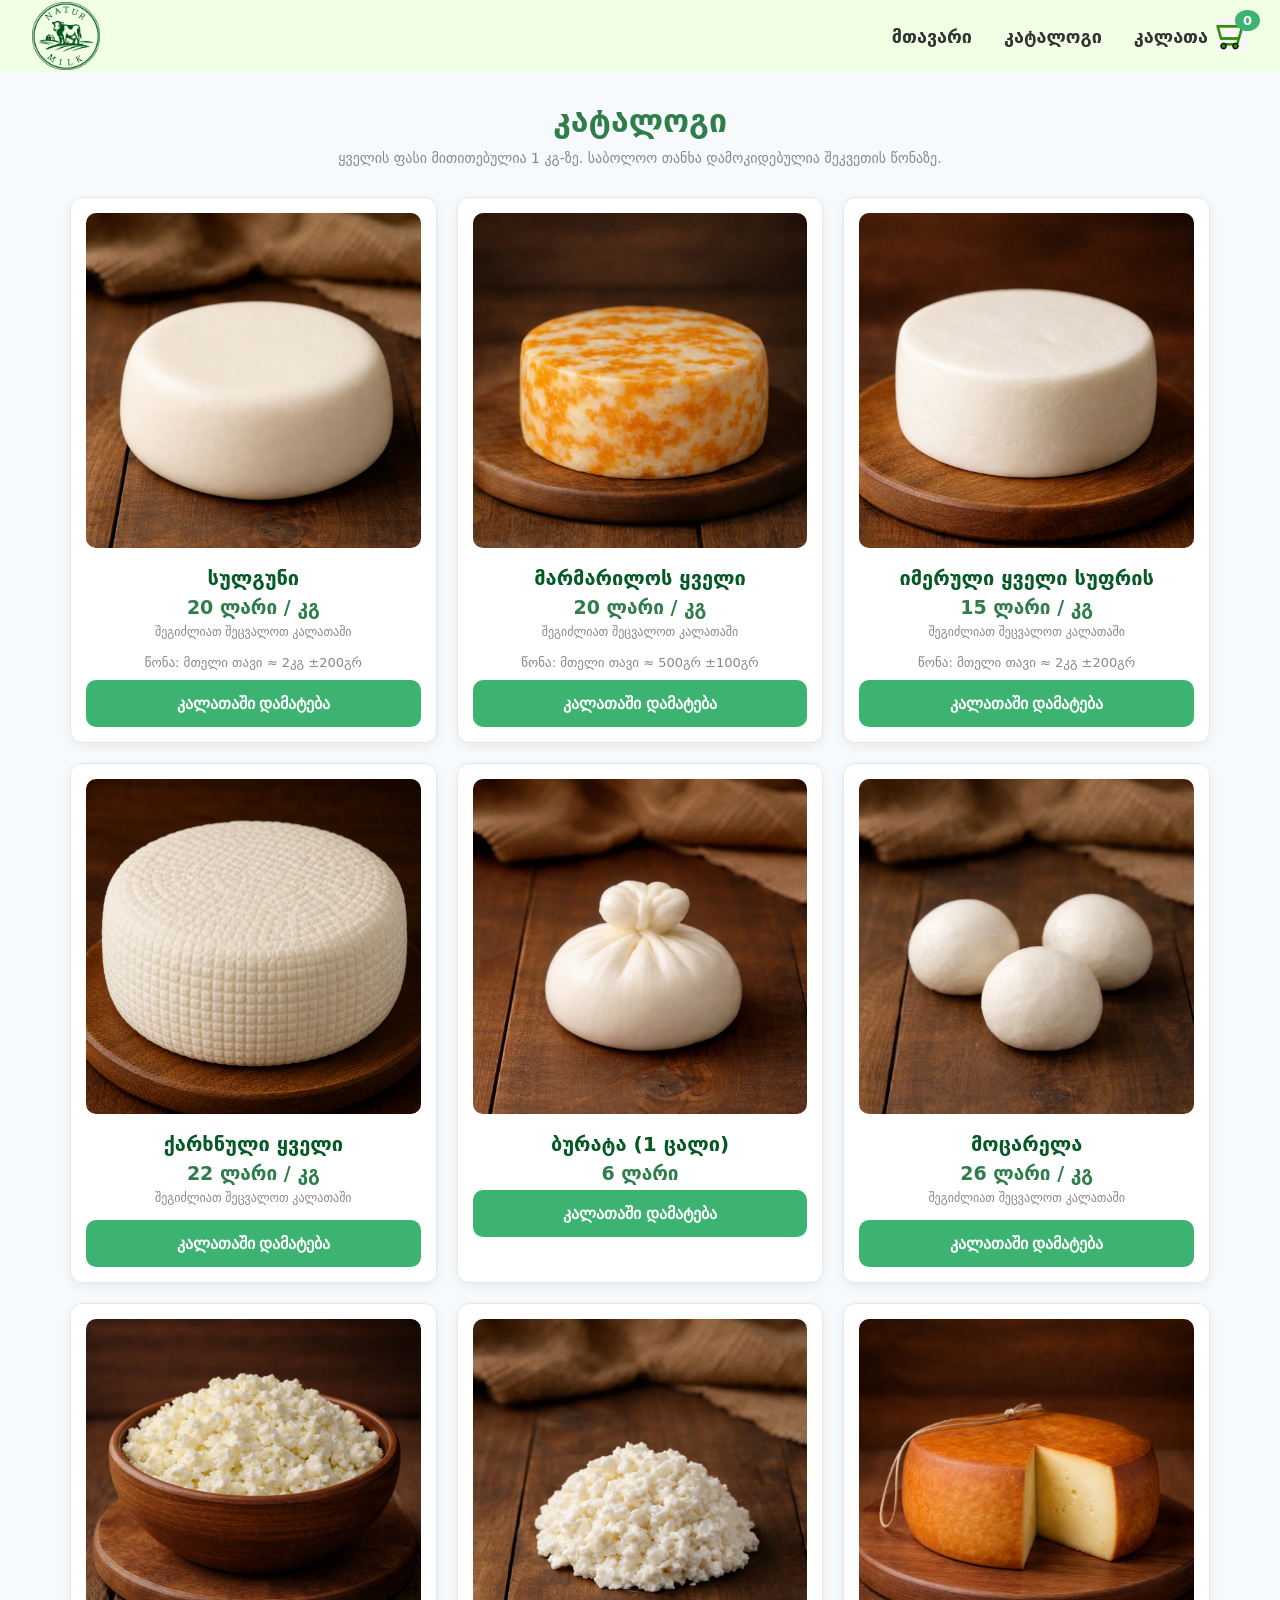
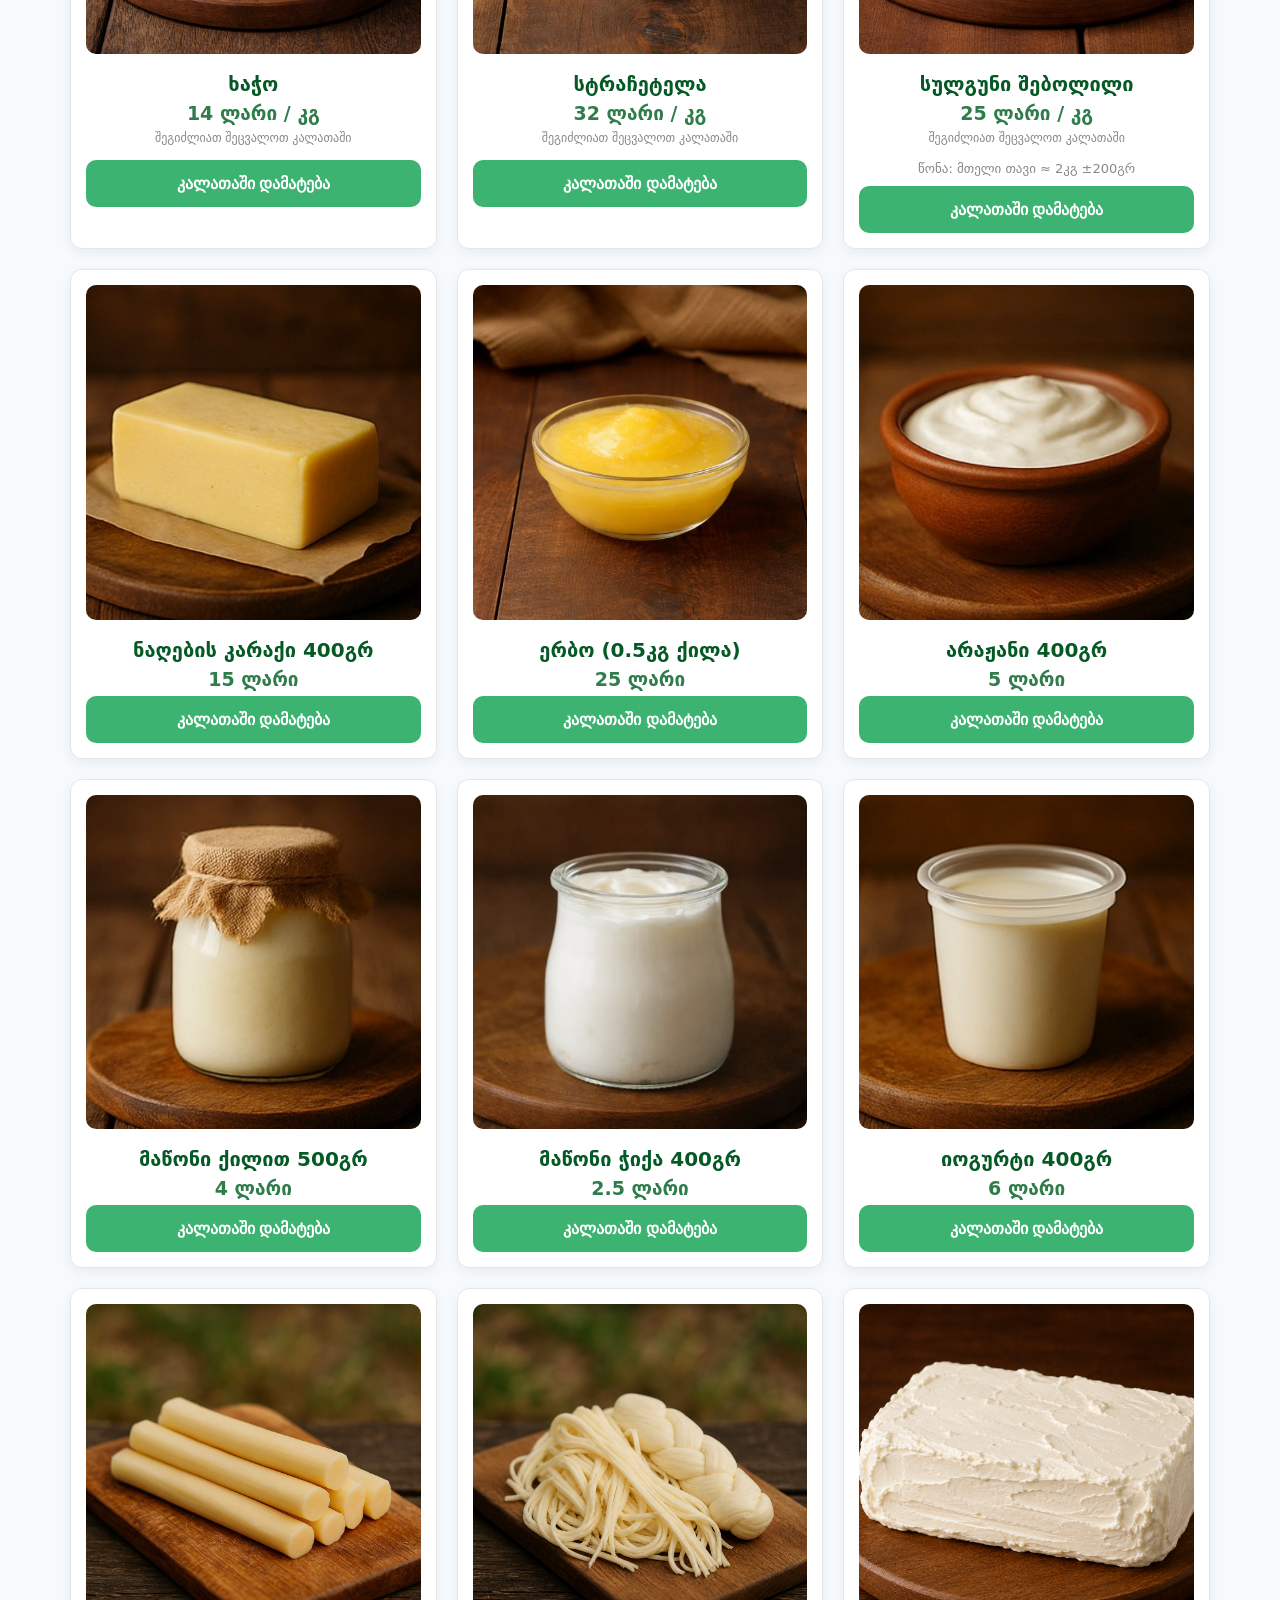
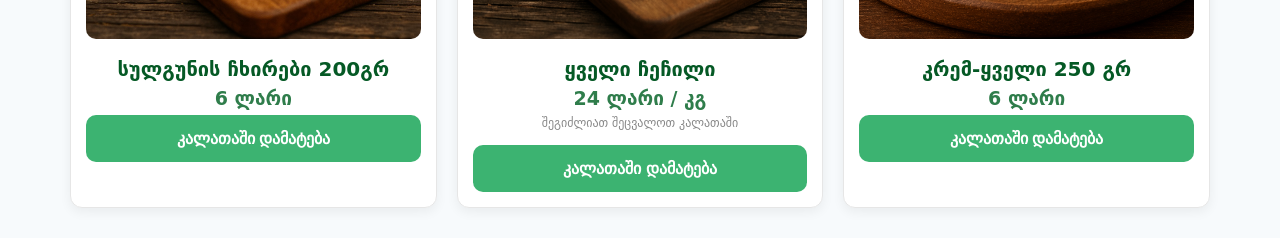
<file: productPage.html>
<!DOCTYPE html>
<html lang="ka">
<head>
    <meta charset="UTF-8">
    <meta name="viewport" content="width=device-width, initial-scale=1.0">
    <title>პროდუქცია | NaturMilk</title>
    <link rel="stylesheet" href="style.css">
    <!-- Favicon -->
    <link rel="icon" type="image/png" sizes="32x32" href="./images/favicon.png" />
    <link rel="icon" type="image/png" sizes="16x16" href="./images/favicon.png" />

    <style>

        /* Fade-in animation */
        @keyframes fadeIn {
            from { opacity: 0; transform: translateY(15px); }
            to { opacity: 1; transform: translateY(0); }
        }

        /* NAVIGATION BAR */
        nav {
            width: 100%;
            background: #F1FFE5;
            border-bottom: none;
            padding: 18px 32px;
            display: flex;
            justify-content: space-between;
            align-items: center;
            position: sticky;
            top: 0;
            z-index: 50;
        }

        /* LOGO */
        .brand img,
        .brand-img {
            height: 68px;
            width: auto;
            display: block;
        }

        /* Desktop menu */
        nav ul {
            list-style: none;
            display: flex;
            gap: 32px;
            margin: 0;
            padding: 0;
            align-items: center;
        }

        nav ul li {
            position: relative;
            display: flex;
            align-items: center;
        }

        nav ul li a {
            text-decoration: none;
            font-size: 18px;
            color: #333;
            font-weight: 600;
            transition: 0.2s;
        }

        nav ul li a:hover {
            color: #3CB371;
        }

        /* Desktop basket icon in menu */
        .desktop-basket-icon {
            width: 32px;
            height: 32px;
            margin-left: 8px;
            cursor: pointer;
        }

        /* FLOATING CART BUTTON */
        #floatingCart {
            display: none;
            position: fixed;
            bottom: 28px;
            right: 28px;
            z-index: 999;
            width: 68px;
            height: 68px;
            border-radius: 50%;
            border: 3px solid #3CB371;
            box-shadow: 0 4px 18px rgba(60,179,113,0.45);
            background: rgba(60,179,113,0.12);
            cursor: pointer;
            text-decoration: none;
            transition: transform 0.18s, box-shadow 0.18s;
            overflow: visible;
        }
        #floatingCart:hover {
            transform: scale(1.08);
            box-shadow: 0 6px 24px rgba(60,179,113,0.6);
        }
        #floatingCart img {
            width: 100%;
            height: 100%;
            border-radius: 50%;
            object-fit: cover;
            display: block;
        }
        #floatingCartCount {
            position: absolute;
            top: -6px;
            right: -6px;
            background: #3CB371;
            color: white;
            font-size: 13px;
            font-weight: bold;
            padding: 3px 8px;
            border-radius: 50%;
            min-width: 22px;
            text-align: center;
            line-height: 1.4;
            pointer-events: none;
        }

        .nav-counter {
            position: absolute;
            top: -8px;
            right: -12px;
            background: #3CB371;
            color: white;
            font-size: 13px;
            font-weight: bold;
            padding: 3px 8px;
            border-radius: 50%;
        }

        /* MOBILE LAYOUT ----------------------------------- */
        .mobile-basket {
            display: none;
            position: relative;
        }

        .mobile-basket img {
            width: 44px;
            height: 44px;
        }

        .mobile-counter {
            position: absolute;
            top: -4px;
            right: -4px;
            background: #3CB371;
            color: white;
            font-size: 12px;
            padding: 2px 6px;
            border-radius: 50%;
            font-weight: bold;
        }

        .menu-toggle {
            display: none;
            font-size: 26px;
            cursor: pointer;
        }

        @media (max-width: 700px) {

            nav {
                padding: 16px 18px;
            }

            .brand-img {
                height: 52px !important;
            }

            /* hide desktop menu */
            nav ul {
                display: none;
                position: absolute;
                background: white;
                top: 88px;
                right: 16px;
                left: 16px;
                flex-direction: column;
                width: auto;
                padding: 20px 24px;
                border-radius: 14px;
                box-shadow: 0 8px 24px rgba(0,0,0,0.14);
                gap: 0;
            }

            nav ul.active {
                display: flex;
            }

            nav ul li a {
                font-size: 22px;
                padding: 14px 0;
                display: block;
                border-bottom: 1px solid #f0f0f0;
            }

            nav ul li:last-child a {
                border-bottom: none;
            }

            /* show hamburger */
            .menu-toggle {
                display: block;
                font-size: 40px;
                margin-left: 14px;
                line-height: 1;
            }

            /* show mobile basket */
            .mobile-basket {
                display: block;
            }

            .mobile-basket img {
                width: 48px;
                height: 48px;
            }

            .mobile-counter {
                font-size: 15px;
                padding: 4px 8px;
            }

            /* hide desktop basket in menu */
            .desktop-basket-holder {
                display: none;
            }

            /* product grid: single column on mobile */
            .product-grid {
                grid-template-columns: 1fr;
                grid-gap: 24px;
            }

            .product-card {
                padding: 22px;
                border-radius: 16px;
            }

            .product-card h3 {
                font-size: 24px;
                margin: 18px 0 10px;
            }

            .price {
                font-size: 24px;
                margin-bottom: 8px;
            }

            .head-weight {
                font-size: 15px;
                margin-bottom: 18px;
            }

            .add-btn {
                font-size: 20px;
                padding: 18px 24px;
                border-radius: 14px;
            }

            h1 {
                font-size: 30px;
                margin-bottom: 24px;
            }

            .container {
                padding: 24px 16px;
            }
        }

        /* MAIN CONTENT */
        .container {
            max-width: 1200px;
            margin: 0 auto;
            padding: 30px;
        }

        h1 {
            text-align: center;
            margin-bottom: 8px;
            font-weight: 600;
            color: #2f7d4b;
        }

        .catalog-notice {
            text-align: center;
            font-size: 14px;
            color: #888;
            margin-bottom: 28px;
            line-height: 1.5;
        }

        .product-grid {
            display: grid;
            grid-template-columns: repeat(auto-fill, minmax(300px, 1fr));
            grid-gap: 20px;
        }

        .product-card {
            border: 1px solid #e6e6e6;
            border-radius: 12px;
            padding: 15px;
            text-align: center;
            background: white;

            box-shadow: 0px 4px 12px rgba(0,0,0,0.06);
            animation: fadeIn 0.5s ease forwards;
            opacity: 0;

            transition: transform 0.25s ease, box-shadow 0.25s ease;
        }

        .product-card:hover {
            transform: translateY(-6px);
            box-shadow: 0px 8px 18px rgba(0,0,0,0.12);
        }

        .product-card img {
            width: 100%;
            height: auto;
            aspect-ratio: 1 / 1;
            object-fit: cover;
            border-radius: 10px;
        }

        .product-card h3 {
            margin: 14px 0 6px;
            font-size: 20px;
        }

        .price {
            font-size: 19px;
            margin-bottom: 6px;
            font-weight: 700;
            color:#2f7d4b;
        }

        .head-weight {
            font-size: 13px;
            color: #888;
            margin: 0 0 8px;
            line-height: 1.4;
        }

        .cart-hint {
            font-size: 12px;
            color: #888;
            margin: 0 0 14px;
            line-height: 1.35;
        }

        .add-btn {
            display: inline-block;
            background: #3CB371;
            border: none;
            padding: 14px 20px;
            color: white;
            border-radius: 10px;
            cursor: pointer;
            font-size: 16px;
            font-weight: 600;
            width: 100%;
            transition: 0.2s;
        }

        .add-btn:hover {
            background: #34a165;
        }

        /* TOAST */
        #toast {
            position: fixed;
            bottom: 32px;
            left: 50%;
            transform: translateX(-50%) translateY(20px);
            background: #2f7d4b;
            color: white;
            padding: 16px 28px;
            border-radius: 14px;
            font-size: 17px;
            font-weight: 600;
            box-shadow: 0 8px 28px rgba(0,0,0,0.18);
            opacity: 0;
            pointer-events: none;
            transition: opacity 0.3s ease, transform 0.3s ease;
            z-index: 99999;
            white-space: nowrap;
        }

        #toast.show {
            opacity: 1;
            transform: translateX(-50%) translateY(0);
        }

        #toast.error {
            background: #c0392b;
        }

    </style>
</head>
<body>

    <!-- TOAST -->
    <div id="toast"></div>

    <!-- NAVIGATION BAR -->
    <nav>

        <!-- NEW CLEAN LOGO -->
        <a href="index.html" class="brand">
    <img src="images/new-header-logo.png" alt="Natur Milk" class="brand-img">
</a>


        <!-- MOBILE BASKET -->
        <a href="basket.html" class="mobile-basket">
            <img src="images/basket_green.jpeg" alt="basket">
            <div class="mobile-counter" id="basketCounterMobile">0</div>
        </a>

        <!-- HAMBURGER -->
        <span class="menu-toggle" onclick="toggleMenu()">☰</span>

        <!-- DESKTOP MENU -->
        <ul id="menuList">
            <li><a href="index.html">მთავარი</a></li>
            <li><a href="productPage.html">კატალოგი</a></li>

            <li class="desktop-basket-holder">
                <a href="basket.html">კალათა</a>
                <a href="basket.html">
                    <img src="images/basket_green.jpeg" class="desktop-basket-icon">
                </a>
                <span class="nav-counter" id="basketCounterDesktop">0</span>
            </li>
        </ul>
    </nav>

    <div class="container">

        <h1>კატალოგი</h1>
        <p class="catalog-notice">ყველის ფასი მითითებულია 1 კგ-ზე. საბოლოო თანხა დამოკიდებულია შეკვეთის წონაზე.</p>

        <div class="product-grid">

            <!-- PRODUCT CARDS START -->

            <div class="product-card" data-name="სულგუნი" data-price="20" data-weight="1" data-pricing="per-kg" data-step="0.5">
                <img src="images/suratebi/sulgunii.webp" alt="სულგუნი">
                <h3>სულგუნი</h3>
                <div class="price">20 ლარი / კგ</div>
                <p class="cart-hint">შეგიძლიათ შეცვალოთ კალათაში</p>
                <p class="head-weight">წონა: მთელი თავი ≈ 2კგ ±200გრ</p>
                <button class="add-btn">კალათაში დამატება</button>
            </div>

            <div class="product-card" data-name="მარმარილოს ყველი" data-price="20" data-weight="1" data-pricing="per-kg" data-step="0.5">
                <img src="images/suratebi/marmarilo.png" alt="მარმარილოს ყველი">
                <h3>მარმარილოს ყველი</h3>
                <div class="price">20 ლარი / კგ</div>
                <p class="cart-hint">შეგიძლიათ შეცვალოთ კალათაში</p>
                <p class="head-weight">წონა: მთელი თავი ≈ 500გრ ±100გრ</p>
                <button class="add-btn">კალათაში დამატება</button>
            </div>

            <div class="product-card" data-name="იმერული ყველი (სუფრის)" data-price="15" data-weight="1" data-pricing="per-kg" data-step="0.5">
                <img src="images/suratebi/imeruli.png" alt="იმერული ყველი (სუფრის)">
                <h3>იმერული ყველი სუფრის</h3>
                <div class="price">15 ლარი / კგ</div>
                <p class="cart-hint">შეგიძლიათ შეცვალოთ კალათაში</p>
                <p class="head-weight">წონა: მთელი თავი ≈ 2კგ ±200გრ</p>
                <button class="add-btn">კალათაში დამატება</button>
            </div>

            <div class="product-card" data-name="ქარხნული ყველი" data-price="22" data-weight="1" data-pricing="per-kg" data-step="0.5">
                <img src="images/suratebi/qarxnuli-yveli.png" alt="ქარხნული ყველი">
                <h3>ქარხნული ყველი</h3>
                <div class="price">22 ლარი / კგ</div>
                <p class="cart-hint">შეგიძლიათ შეცვალოთ კალათაში</p>
                <button class="add-btn">კალათაში დამატება</button>
            </div>

            <!-- <div class="product-card" data-name="იმერული ყველი (ჭყინტი)" data-price="15" data-weight="1">
                <img src="images/suratebi/imerulii.webp" alt="იმერული ყველი (ჭყინტი)">
                <h3>ჭყინტი უმარილო ყველი (1კგ)</h3>
                <div class="price">15 ლარი</div>
                <button class="add-btn">კალათაში დამატება</button>
            </div> -->

            <div class="product-card" data-name="ბურატა" data-price="6" data-weight="0.2">
                <img src="images/suratebi/burata.webp" alt="ბურატა">
                <h3>ბურატა (1 ცალი)</h3>
                <div class="price">6 ლარი</div>
                <button class="add-btn">კალათაში დამატება</button>
            </div>

            <div class="product-card" data-name="მოცარელა" data-price="26" data-weight="1" data-pricing="per-kg" data-step="0.5">
                <img src="images/suratebi/mozarella.webp" alt="მოცარელა">
                <h3>მოცარელა</h3>
                <div class="price">26 ლარი / კგ</div>
                <p class="cart-hint">შეგიძლიათ შეცვალოთ კალათაში</p>
                <button class="add-btn">კალათაში დამატება</button>
            </div>
            <div class="product-card" data-name="ხაჭო 14ლ" data-price="14" data-weight="1" data-pricing="per-kg" data-step="0.5">
                <img src="images/suratebi/xacho.png" alt="ხაჭო">
                <h3>ხაჭო</h3>
                <div class="price">14 ლარი / კგ</div>
                <p class="cart-hint">შეგიძლიათ შეცვალოთ კალათაში</p>
                <button class="add-btn">კალათაში დამატება</button>
            </div>

            <div class="product-card" data-name="სტრატაჩელა" data-price="32" data-weight="1" data-pricing="per-kg" data-step="0.5">
                <img src="images/suratebi/stratachela.webp" alt="სტრატაჩელა">
                <h3>სტრაჩეტელა</h3>
                <div class="price">32 ლარი / კგ</div>
                <p class="cart-hint">შეგიძლიათ შეცვალოთ კალათაში</p>
                <button class="add-btn">კალათაში დამატება</button>
            </div>

            <div class="product-card" data-name="სულგუნი (შებოლილი)" data-price="25" data-weight="1" data-pricing="per-kg" data-step="0.5">
                <img src="images/suratebi/shebolili.png" alt="სულგუნი (შებოლილი)">
                <h3>სულგუნი შებოლილი</h3>
                <div class="price">25 ლარი / კგ</div>
                <p class="cart-hint">შეგიძლიათ შეცვალოთ კალათაში</p>
                <p class="head-weight">წონა: მთელი თავი ≈ 2კგ ±200გრ</p>
                <button class="add-btn">კალათაში დამატება</button>
            </div>

            <div class="product-card" data-name="ნაღების კარაქი 400გრ" data-price="15" data-weight="0.4">
                <img src="images/suratebi/5kargi400g.jpg" alt="ნაღების კარაქი 400გრ">
                <h3>ნაღების კარაქი 400გრ</h3>
                <div class="price">15 ლარი</div>
                <button class="add-btn">კალათაში დამატება</button>
            </div>

            <div class="product-card" data-name="ერბო" data-price="25" data-weight="0.5">
                <img src="images/suratebi/erbo.webp" alt="ერბო">
                <h3>ერბო (0.5კგ ქილა)</h3>
                <div class="price">25 ლარი</div>
                <button class="add-btn">კალათაში დამატება</button>
            </div>

            <div class="product-card" data-name="არაჟანი 350გრ" data-price="5" data-weight="0.4">
                <img src="images/suratebi/6arajani350g.jpg" alt="არაჟანი 350გრ">
                <h3>არაჟანი 400გრ</h3>
                <div class="price">5 ლარი</div>
                <button class="add-btn">კალათაში დამატება</button>
            </div>

            <div class="product-card" data-name="მაწონი 500გრ" data-price="4" data-weight="0.5">
                <img src="images/suratebi/7matsvoni350g.jpg" alt="მაწონი 500გრ">
                <h3>მაწონი ქილით 500გრ</h3>
                <div class="price">4 ლარი</div>
                <button class="add-btn">კალათაში დამატება</button>
            </div>

            <div class="product-card" data-name="მაწონი 400გრ" data-price="2.5" data-weight="0.4">
                <img src="images/suratebi/mawoni.webp" alt="მაწონი 400გრ">
                <h3>მაწონი ჭიქა 400გრ</h3>
                <div class="price">2.5 ლარი</div>
                <button class="add-btn">კალათაში დამატება</button>
            </div>

            <div class="product-card" data-name="იოგურტი 350გრ" data-price="6" data-weight="0.4">
                <img src="images/suratebi/8yogurt350g.jpg" alt="იოგურტი 350გრ">
                <h3>იოგურტი 400გრ</h3>
                <div class="price">6 ლარი</div>
                <button class="add-btn">კალათაში დამატება</button>
            </div>

            <div class="product-card" data-name="სულგუნის ჩხირები 200გრ" data-price="6" data-weight="0.2">
                <img src="images/suratebi/10sulguni_sticks.jpg" alt="სულგუნის ჩხირები">
                <h3>სულგუნის ჩხირები 200გრ</h3>
                <div class="price">6 ლარი</div>
                <button class="add-btn">კალათაში დამატება</button>
            </div>

            <div class="product-card" data-name="ყველი ჩეჩილი 1კგ" data-price="24" data-weight="1" data-pricing="per-kg" data-step="0.5">
                <img src="images/suratebi/chechili.png" alt="ყველი ჩეჩილი">
                <h3>ყველი ჩეჩილი</h3>
                <div class="price">24 ლარი / კგ</div>
                <p class="cart-hint">შეგიძლიათ შეცვალოთ კალათაში</p>
                <button class="add-btn">კალათაში დამატება</button>
            </div>

            <div class="product-card" data-name="კრემ-ყველი 250 გრ" data-price="6" data-weight="0.25">
                <img src="images/suratebi/krem-yveli.png" alt="კრემ-ყველი 250 გრ">
                <h3>კრემ-ყველი 250 გრ</h3>
                <div class="price">6 ლარი</div>
                <button class="add-btn">კალათაში დამატება</button>
            </div>


        </div>
    </div>

<!-- FLOATING CART FAB -->
<a href="basket.html" id="floatingCart">
    <img src="images/basket-new.png" alt="კალათა">
    <span id="floatingCartCount">0</span>
</a>

<script src="js/cart.js"></script>
<script>
/* MOBILE MENU */
function toggleMenu() {
  document.getElementById("menuList").classList.toggle("active");
}

/* GET CART */
function getCart() {
  try {
    return JSON.parse(localStorage.getItem("cart")) || [];
  } catch (e) {
    return [];
  }
}

/* SAVE CART */
function saveCart(cart) {
  localStorage.setItem("cart", JSON.stringify(cart));
  updateCounter();
}

/* ADD TO CART (uses visible H3 text = always correct) */
function addToCartFromCard(card) {
  const visibleName = (card.querySelector("h3")?.textContent || "").trim();
  const price = Number(card.dataset.price) || 0;

  if (!visibleName || price <= 0) {
    showToast("პროდუქტის დამატება ვერ მოხერხდა.", true);
    return;
  }

  const cart = getCart();
  const newItem = CartUtils.buildCartItemFromCard(card, visibleName, price);
  CartUtils.mergeCartItem(cart, newItem);

  saveCart(cart);
  showToast("პროდუქტი დაემატა კალათაში ✅");
}

/* TOAST */
function showToast(msg, isError) {
  const t = document.getElementById("toast");
  t.textContent = msg;
  t.className = isError ? "error" : "";
  // force reflow so re-triggering works
  void t.offsetWidth;
  t.classList.add("show");
  clearTimeout(t._timer);
  t._timer = setTimeout(() => t.classList.remove("show"), 2500);
}

/* UPDATE COUNTER FOR BOTH MOBILE & DESKTOP */
function updateCounter() {
  const cart = getCart();
  const count = CartUtils.getCartCount(cart);

  const mob = document.getElementById("basketCounterMobile");
  if (mob) mob.textContent = count;

  const desk = document.getElementById("basketCounterDesktop");
  if (desk) desk.textContent = count;

  const fab = document.getElementById("floatingCart");
  const fabCount = document.getElementById("floatingCartCount");
  if (fab) {
    fab.style.display = count > 0 ? "block" : "none";
  }
  if (fabCount) fabCount.textContent = count;
}

updateCounter();

/* BUTTON EVENTS */
document.querySelectorAll(".product-card").forEach(card => {
  const btn = card.querySelector(".add-btn");
  if (!btn) return;
  btn.addEventListener("click", () => addToCartFromCard(card));
});
</script>
</body>
</html>
</file>
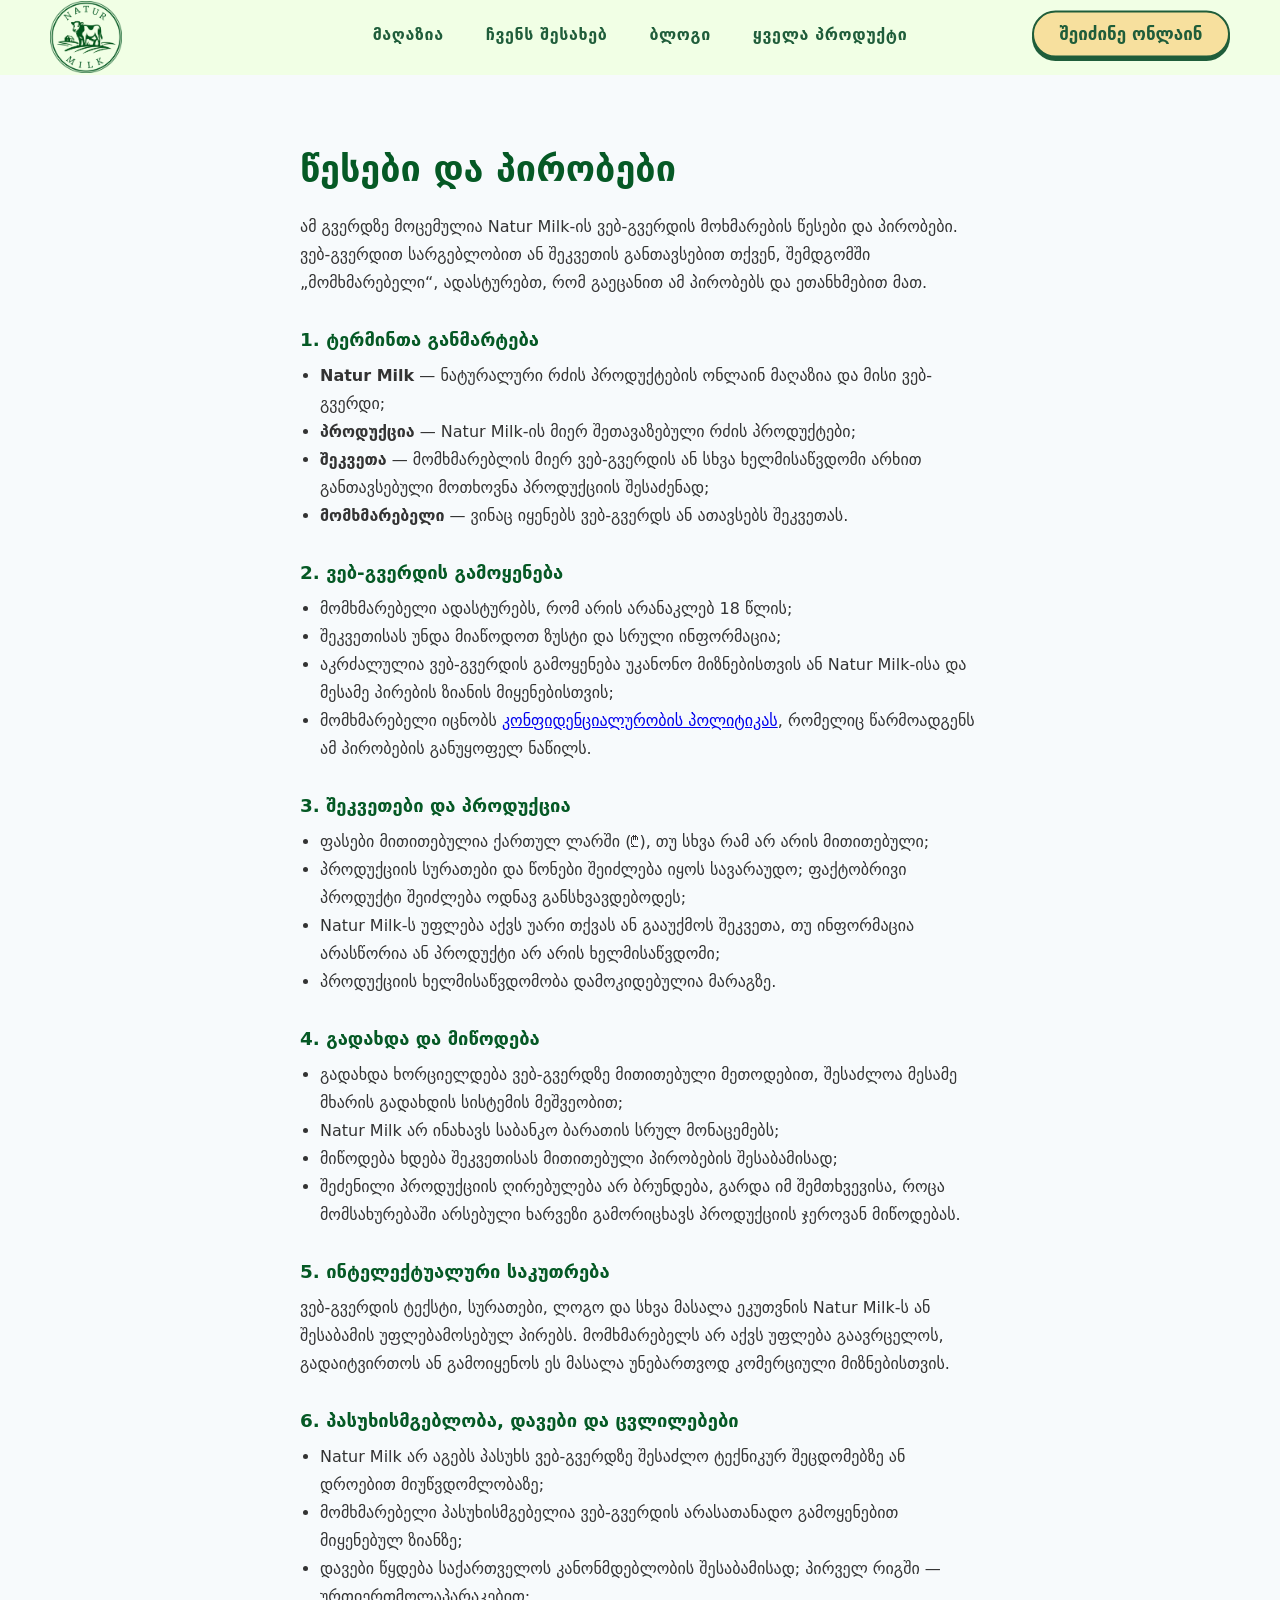
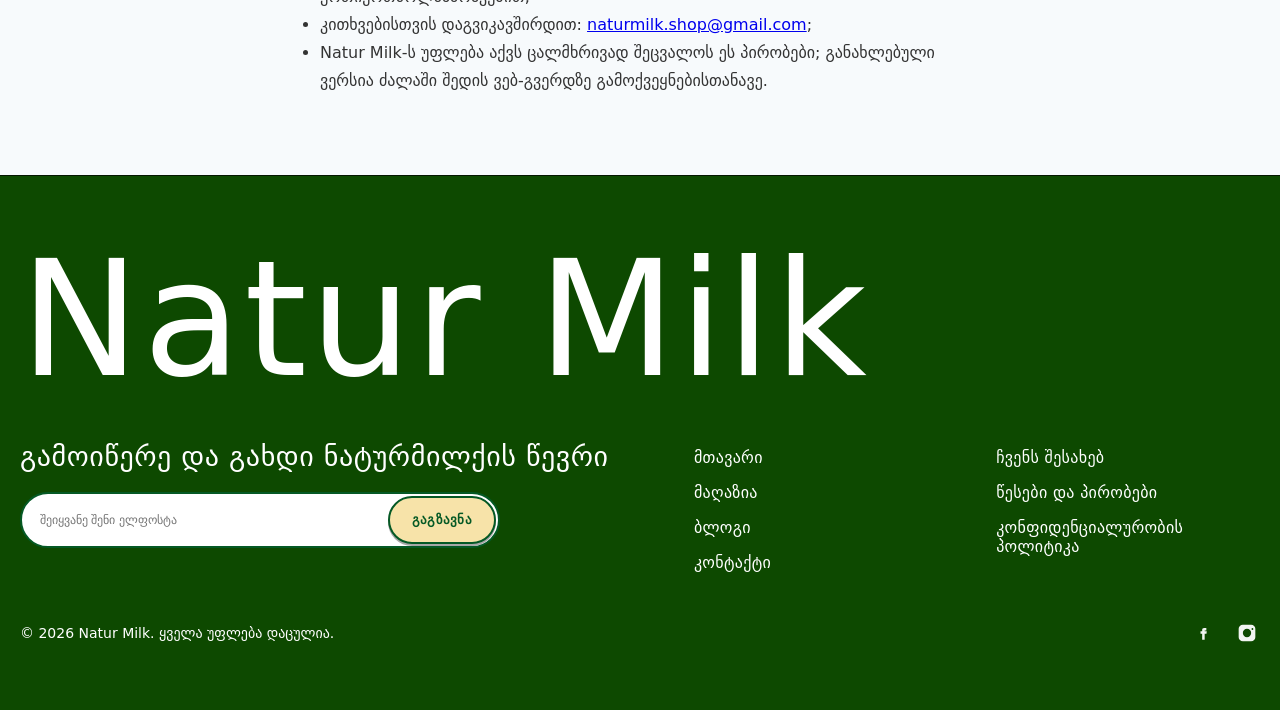
<file: terms.html>
<!DOCTYPE html>
<html lang="ka">
  <head>
    <meta charset="UTF-8" />
    <meta name="viewport" content="width=device-width, initial-scale=1.0" />
    <link rel="stylesheet" href="style.css" />
    <link rel="preconnect" href="https://fonts.googleapis.com" />
    <link rel="preconnect" href="https://fonts.gstatic.com" crossorigin />
    <link href="https://fonts.googleapis.com/css2?family=Headland+One&display=swap" rel="stylesheet" />
    <title>წესები და პირობები | Natur Milk</title>

    <link rel="icon" type="image/png" sizes="32x32" href="./images/favicon.png" />
    <link rel="icon" type="image/png" sizes="16x16" href="./images/favicon.png" />

    <script>
      (function () {
        var base = document.createElement("base");
        var p = location.pathname;
        base.href = p.slice(0, p.lastIndexOf("/") + 1) || "/";
        document.head.appendChild(base);
      })();
    </script>
  </head>

  <body class="body">
    <header class="site-nav" id="siteNav">
      <div class="nav-inner">
        <a href="index.html" class="mobile-brand">Natur Milk</a>

        <button class="nav-toggle" aria-expanded="false" aria-label="მენიუს გახსნა">
          <svg class="icon icon-bars" viewBox="0 0 24 24" width="26" height="26" aria-hidden="true">
            <path d="M3 6h18M3 12h18M3 18h18" fill="none" stroke="currentColor" stroke-width="2" stroke-linecap="round" />
          </svg>
          <svg class="icon icon-x" viewBox="0 0 24 24" width="26" height="26" aria-hidden="true">
            <path d="M6 6l12 12M18 6L6 18" fill="none" stroke="currentColor" stroke-width="2" stroke-linecap="round" />
          </svg>
        </button>

        <a href="index.html" class="brand" aria-label="Natur Milk">
          <img class="brandmark" src="./images/new-header-logo.png" alt="Natur Milk ლოგო" />
        </a>

        <nav aria-label="ძირითადი მენიუ" class="primary-nav">
          <ul class="menu">
            <li><a href="index.html#shop" class="nav-link">მაღაზია</a></li>
            <li><a href="index.html#about" class="nav-link">ჩვენს შესახებ</a></li>
            <li><a href="index.html#blog" class="nav-link">ბლოგი</a></li>
            <li><a href="productPage.html" class="nav-link">ყველა პროდუქტი</a></li>
          </ul>
        </nav>

        <div class="actions">
          <a href="productPage.html" class="header-cta" aria-label="შეიძინე ონლაინ">
            <span class="button_top">შეიძინე ონლაინ</span>
          </a>
        </div>
      </div>

      <div class="mobile-backdrop" id="mobileBackdrop" aria-hidden="true"></div>
      <div class="mobile-panel" id="mobilePanel" role="dialog" aria-modal="true" aria-label="საიტის მენიუ">
        <div class="mobile-panel__inner">
          <nav class="mobile-nav" aria-label="მობილური მენიუ">
            <ul class="mobile-list">
              <li><a href="index.html#shop">მაღაზია</a></li>
              <li><a href="index.html#about">ჩვენს შესახებ</a></li>
              <li><a href="index.html#blog">ბლოგი</a></li>
              <li><a href="productPage.html">ყველა პროდუქტი</a></li>
            </ul>
          </nav>
          <div class="mobile-panel__footer">
            <a href="productPage.html" class="header-cta mobile-header-cta" aria-label="შეიძინე ონლაინ">
              <span class="button_top">შეიძინე ონლაინ</span>
            </a>
          </div>
        </div>
      </div>
    </header>

    <main class="legal-page">
      <article>
        <h1>წესები და პირობები</h1>

        <p>
          ამ გვერდზე მოცემულია Natur Milk-ის ვებ-გვერდის მოხმარების წესები და პირობები. ვებ-გვერდით სარგებლობით ან შეკვეთის განთავსებით თქვენ, შემდგომში „მომხმარებელი“, ადასტურებთ, რომ გაეცანით ამ პირობებს და ეთანხმებით მათ.
        </p>

        <h2>1. ტერმინთა განმარტება</h2>
        <ul>
          <li><strong>Natur Milk</strong> — ნატურალური რძის პროდუქტების ონლაინ მაღაზია და მისი ვებ-გვერდი;</li>
          <li><strong>პროდუქცია</strong> — Natur Milk-ის მიერ შეთავაზებული რძის პროდუქტები;</li>
          <li><strong>შეკვეთა</strong> — მომხმარებლის მიერ ვებ-გვერდის ან სხვა ხელმისაწვდომი არხით განთავსებული მოთხოვნა პროდუქციის შესაძენად;</li>
          <li><strong>მომხმარებელი</strong> — ვინაც იყენებს ვებ-გვერდს ან ათავსებს შეკვეთას.</li>
        </ul>

        <h2>2. ვებ-გვერდის გამოყენება</h2>
        <ul>
          <li>მომხმარებელი ადასტურებს, რომ არის არანაკლებ 18 წლის;</li>
          <li>შეკვეთისას უნდა მიაწოდოთ ზუსტი და სრული ინფორმაცია;</li>
          <li>აკრძალულია ვებ-გვერდის გამოყენება უკანონო მიზნებისთვის ან Natur Milk-ისა და მესამე პირების ზიანის მიყენებისთვის;</li>
          <li>მომხმარებელი იცნობს <a href="privacy.html">კონფიდენციალურობის პოლიტიკას</a>, რომელიც წარმოადგენს ამ პირობების განუყოფელ ნაწილს.</li>
        </ul>

        <h2>3. შეკვეთები და პროდუქცია</h2>
        <ul>
          <li>ფასები მითითებულია ქართულ ლარში (₾), თუ სხვა რამ არ არის მითითებული;</li>
          <li>პროდუქციის სურათები და წონები შეიძლება იყოს სავარაუდო; ფაქტობრივი პროდუქტი შეიძლება ოდნავ განსხვავდებოდეს;</li>
          <li>Natur Milk-ს უფლება აქვს უარი თქვას ან გააუქმოს შეკვეთა, თუ ინფორმაცია არასწორია ან პროდუქტი არ არის ხელმისაწვდომი;</li>
          <li>პროდუქციის ხელმისაწვდომობა დამოკიდებულია მარაგზე.</li>
        </ul>

        <h2>4. გადახდა და მიწოდება</h2>
        <ul>
          <li>გადახდა ხორციელდება ვებ-გვერდზე მითითებული მეთოდებით, შესაძლოა მესამე მხარის გადახდის სისტემის მეშვეობით;</li>
          <li>Natur Milk არ ინახავს საბანკო ბარათის სრულ მონაცემებს;</li>
          <li>მიწოდება ხდება შეკვეთისას მითითებული პირობების შესაბამისად;</li>
          <li>შეძენილი პროდუქციის ღირებულება არ ბრუნდება, გარდა იმ შემთხვევისა, როცა მომსახურებაში არსებული ხარვეზი გამორიცხავს პროდუქციის ჯეროვან მიწოდებას.</li>
        </ul>

        <h2>5. ინტელექტუალური საკუთრება</h2>
        <p>
          ვებ-გვერდის ტექსტი, სურათები, ლოგო და სხვა მასალა ეკუთვნის Natur Milk-ს ან შესაბამის უფლებამოსებულ პირებს. მომხმარებელს არ აქვს უფლება გაავრცელოს, გადაიტვირთოს ან გამოიყენოს ეს მასალა უნებართვოდ კომერციული მიზნებისთვის.
        </p>

        <h2>6. პასუხისმგებლობა, დავები და ცვლილებები</h2>
        <ul>
          <li>Natur Milk არ აგებს პასუხს ვებ-გვერდზე შესაძლო ტექნიკურ შეცდომებზე ან დროებით მიუწვდომლობაზე;</li>
          <li>მომხმარებელი პასუხისმგებელია ვებ-გვერდის არასათანადო გამოყენებით მიყენებულ ზიანზე;</li>
          <li>დავები წყდება საქართველოს კანონმდებლობის შესაბამისად; პირველ რიგში — ურთიერთმოლაპარაკებით;</li>
          <li>კითხვებისთვის დაგვიკავშირდით: <a href="mailto:naturmilk.shop@gmail.com">naturmilk.shop@gmail.com</a>;</li>
          <li>Natur Milk-ს უფლება აქვს ცალმხრივად შეცვალოს ეს პირობები; განახლებული ვერსია ძალაში შედის ვებ-გვერდზე გამოქვეყნებისთანავე.</li>
        </ul>
      </article>
    </main>

    <footer class="site-footer">
      <div class="footer__wrap">
        <h2 class="footer__giant">Natur Milk</h2>

        <div class="footer__grid">
          <div class="footer__left">
            <p class="footer__kicker">გამოიწერე და გახდი ნატურმილქის წევრი
            <form class="join" onsubmit="return false;">
              <input class="join__input" type="email" placeholder="შეიყვანე შენი ელფოსტა" required />
              <button class="join__btn" type="submit">გაგზავნა</button>
            </form>
          </div>

          <nav class="footer__links">
            <ul class="footer__col">
              <li><a href="index.html">მთავარი</a></li>
              <li><a href="index.html#shop">მაღაზია</a></li>
              <li><a href="index.html#blog">ბლოგი</a></li>
              <li><a href="index.html#newsletter">კონტაქტი</a></li>
            </ul>
            <ul class="footer__col">
              <li><a href="index.html#about">ჩვენს შესახებ</a></li>
              <li><a href="terms.html">წესები და პირობები</a></li>
              <li><a href="privacy.html">კონფიდენციალურობის პოლიტიკა</a></li>
            </ul>
          </nav>
        </div>

        <div class="footer__bottom">
          <p class="footer__credit">
            <span>© 2026 Natur Milk. ყველა უფლება დაცულია.</span>
          </p>
          <div class="footer__socials" aria-label="სოციალური გვერდები">
            <a href="#" aria-label="Facebook" class="ico fb" title="Facebook"></a>
            <a href="#" aria-label="Instagram" class="ico ig" title="Instagram"></a>
          </div>
        </div>
      </div>
    </footer>

    <script src="./js/navbar.js"></script>
  </body>
</html>
</file>
<file: style.css>
* {
  box-sizing: border-box;
  margin: 0;
  padding: 0;
}


/* Fallbacks if backend sends nothing, as example */
:root {
  --bg: #F7FAFC;            /* cool near-white */
  --text: #055925;
  --cardsection: #FFFFFF;
  --cardhover: #f7e09e;     /* warm cream — product hovers & badges */
  --panel: #EDF3F8;         /* faint blue band */
  --fottera: #FFFFFF;;       /* teal accent */
  --buttoncolor: #ffca67;   /* richer cream accent */
  --buttonhover: #e8b85a;   /* slightly deeper cream for hovers */
  --cream: #f7e09e;         /* matches header CTA */
  --footer-bg: #0d4900;
  --ink: #111010;          /* brand logo example */
  --arch-bw: 1px;
  --arch-br: 20px;
  --pill-bw: 2px;
  --pill-r: 220px;
  --post-bw: 2px;
  --post-r: 18px;
}

/* Base application of the tokens */
html, body {
  background: var(--bg);
  color: var(--text);
}
html {
  scroll-behavior: auto;
}

/* adjust 90px to your header height */
#about,
#intro,
#shop,
#blog {
  scroll-margin-top: 90px;
}

html.no-scroll,
html.no-scroll body {
  overflow: hidden;
}

.brandmark {
  color: var(--ink); /* combined logo follows brand ink */
}

@supports (color: color-mix(in oklch, white, black)) {
  :root {
    --cardhover: color-mix(in oklch, var(--cream) 88%, var(--bg) 12%);
    --slider-bg: color-mix(in oklch, var(--buttoncolor) 82%, var(--bg) 18%);
  }
}

body {
  background: var(--bg);
  font-family: "DM Sans", system-ui, -apple-system, Segoe UI, Roboto, Helvetica, Arial, sans-serif;
}

.container {
  padding-left: 2.5rem;
  padding-right: 2.5rem;
}

/* NAVBAR */
.site-nav {
  --nav-cream: #F1FFE5;
  position: fixed;
  inset: 0 0 auto 0;
  z-index: 1000;
  background: var(--nav-cream);
  border-bottom: none;
  padding: 25px 0;
}

.nav-inner {
  margin: 0 auto;
  padding: 0 50px;
  display: grid;
  grid-template-columns: 1fr auto 1fr;
  align-items: center;
  gap: 16px;
  color: var(--text);
}

/* Layout the brand nicely */
.brand {
  display: inline-flex;
  align-items: center;
  gap: .5rem; /* space between monogram and fallback text */
}

/* The logo slot (SVG or IMG inside) */
.brand .brandmark {
  display: inline-flex;
  align-items: center;
  line-height: 0;     /* avoid extra vertical whitespace */
  width: auto;
  overflow: visible;  /* allow shapes outside viewBox bounds to show */
}

/* Make injected SVG/IMG scale to the slot */
.brand .brandmark svg,
.brand .brandmark img {
  display: block;
  height: 100%;
  width: auto;
  overflow: visible; /* keep painted area visible */
}

/* Hide fallback brand text only when a WORDMARK is present */
.brand [data-field="siteLogoHtml"][data-kind="wordmark"][data-filled="1"] + .brand-fallback {
  display: none;
}
.brand { color: inherit; text-decoration: none; }
/* hide word when we have a logo */
a.brand > .brandmark[data-filled="1"] + .brand-fallback {
  display: none !important;
}
/* Keep brand compact and aligned */
.brand {
  display: inline-flex;
  align-items: center;
  height: 32px;           /* controls visual height of the combined SVG */
  line-height: 1;
}

/* The combined SVG will size itself; make sure it can shrink/grow */
.brand .brandmark svg {
  display: block;
  height: 100%;
  width: auto;
}

/* Optional: let the combined SVG inherit current text color */
.brand { color: var(--text, #f2f4f3); }

/* Default (>450px): 40px tall */
.brand .brandmark { 
  height: 80px !important;
  padding: 4px;
}

/* ≤450px: 30px tall */
@media (max-width: 900px) {
  .brand .brandmark {
    height: 70px !important;
  }
}

/* ≤450px: 30px tall */
@media (max-width: 450px) {
  .brand .brandmark {
    height: 80px !important;
  }
}


.menu {
  list-style: none;
  margin: 0;
  padding: 0;
  display: flex;
  gap: 80px;
}

.menu a {
  text-decoration: none;
  color: var(--text);
  font-size: 1rem;
  font-weight: 500;
  letter-spacing: 0.04em;
  text-transform: uppercase; /* force caps */
}

.search {
  text-decoration: none;
  color: var(--text);
  font-size: 1rem;
  letter-spacing: 0.04em;
  text-transform: uppercase; /* force caps */
}

/* Keep SEARCH and the cart on one line, aligned center */
.actions {
  justify-self: end;
  display: flex;
  align-items: center;
  gap: 20px;
  flex-wrap: nowrap; /* prevent wrapping inside the actions row */
}

/* Keep the cart icon and the ( 0 ) count on a single line */
.cart {
  display: inline-flex;
  align-items: center;
  gap: 8px;
  color: var(--text);
  text-decoration: none;
  white-space: nowrap; /* no wrapping between icon and count */
}

/* Make sure the SVG doesn't introduce inline whitespace/baseline gaps */
.cart .cart-icon {
  display: block;
  flex: 0 0 auto;
}

/* Tighter vertical rhythm and no internal wraps just in case */
.cart .count {
  line-height: 1;
  white-space: nowrap; /* extra safety for the spaced parentheses */
}


/* Mobile toggle */
.nav-toggle {
  display: none;
  background: none;
  border: 0;
  color: var(--text);
  cursor: pointer;
}

.nav-toggle .icon-x {
  display: none;
}

.mobile-panel {
  display: none;
}

.scroll-btn:hover {
  transform: translateY(2px);
}

.mobile-brand {
  display: none;
}

.mobile-backdrop {
  display: none;
}

/* NAVBAR */
@media (max-width: 768px) {
  .site-nav {
    --nav-cream: #F1FFE5;
    --mobile-bar-h: 64px;
    background: var(--nav-cream);
    border-bottom: none;
    padding: 14px 0;
    z-index: 1001;
  }

  .nav-inner {
    padding: 0 18px;
    grid-template-columns: 1fr auto;
    align-items: center;
    min-height: 36px;
  }

  .mobile-brand {
    display: block;
    grid-column: 1;
    justify-self: start;
    font-family: "Headland One", Georgia, "Times New Roman", serif;
    font-size: 1.42rem;
    font-weight: 400;
    color: var(--text);
    text-decoration: none;
    letter-spacing: 0.02em;
    line-height: 1.1;
  }

  .nav-toggle {
    display: inline-grid;
    grid-column: 2;
    justify-self: end;
    width: 44px;
    height: 44px;
    place-items: center;
    border-radius: 12px;
    transition: background-color 0.2s ease;
  }

  .site-nav.is-open .nav-toggle {
    background: rgba(31, 93, 58, 0.08);
  }

  .brand,
  .primary-nav,
  .actions,
  .search {
    display: none;
  }

  .mobile-backdrop {
    display: block;
    position: fixed;
    inset: 0;
    top: var(--mobile-bar-h);
    background: rgba(5, 89, 37, 0.14);
    backdrop-filter: blur(3px);
    -webkit-backdrop-filter: blur(3px);
    opacity: 0;
    visibility: hidden;
    pointer-events: none;
    transition: opacity 0.35s ease, visibility 0s linear 0.35s;
    z-index: 999;
  }

  .site-nav.is-open .mobile-backdrop {
    opacity: 1;
    visibility: visible;
    pointer-events: auto;
    transition: opacity 0.35s ease, visibility 0s;
  }

  .mobile-panel {
    display: block;
    position: fixed;
    left: 0;
    right: 0;
    top: var(--mobile-bar-h);
    z-index: 1000;
    background: var(--nav-cream);
    border-bottom: 1px solid rgba(31, 93, 58, 0.1);
    box-shadow: 0 18px 40px rgba(5, 89, 37, 0.1);
    visibility: hidden;
    opacity: 0;
    transform: translateY(-14px) scaleY(0.96);
    transform-origin: top center;
    pointer-events: none;
    transition:
      opacity 0.32s ease,
      transform 0.42s cubic-bezier(0.22, 1, 0.36, 1),
      visibility 0s linear 0.42s;
    box-sizing: border-box;
  }

  .mobile-panel__inner {
    display: flex;
    flex-direction: column;
    gap: 20px;
    padding: 16px 18px 22px;
    max-height: min(420px, calc(100dvh - var(--mobile-bar-h) - 24px));
    overflow-y: auto;
  }

  .mobile-nav {
    width: 100%;
  }

  .mobile-list {
    list-style: none;
    padding: 0;
    margin: 0;
    display: flex;
    flex-direction: column;
    width: 100%;
    border: 1px solid rgba(31, 93, 58, 0.14);
    border-radius: 14px;
    overflow: hidden;
    background: rgba(255, 255, 255, 0.55);
  }

  .mobile-list li {
    border-bottom: 1px solid rgba(31, 93, 58, 0.1);
    opacity: 0;
    transform: translateY(-6px);
    transition:
      opacity 0.35s ease,
      transform 0.4s cubic-bezier(0.22, 1, 0.36, 1);
  }

  .mobile-list li:last-child {
    border-bottom: none;
  }

  .mobile-list a {
    display: block;
    padding: 15px 18px;
    color: var(--text);
    text-decoration: none;
    font-size: 1.05rem;
    font-weight: 600;
    letter-spacing: 0.03em;
    text-transform: uppercase;
    transition: background-color 0.15s ease, color 0.15s ease;
  }

  .mobile-list a:active {
    background: rgba(31, 93, 58, 0.07);
  }

  .mobile-panel__footer {
    display: flex;
    justify-content: center;
    padding-top: 4px;
    opacity: 0;
    transform: translateY(8px);
    transition:
      opacity 0.35s ease 0.12s,
      transform 0.4s cubic-bezier(0.22, 1, 0.36, 1) 0.12s;
  }

  .mobile-header-cta {
    width: 100%;
    max-width: 280px;
    text-align: center;
  }

  .mobile-header-cta .button_top {
    width: 100%;
  }

  .site-nav.is-open .mobile-panel {
    visibility: visible;
    opacity: 1;
    transform: translateY(0) scaleY(1);
    pointer-events: auto;
    transition:
      opacity 0.32s ease,
      transform 0.42s cubic-bezier(0.22, 1, 0.36, 1),
      visibility 0s;
  }

  .site-nav.is-open .mobile-list li {
    opacity: 1;
    transform: translateY(0);
  }

  .site-nav.is-open .mobile-list li:nth-child(1) { transition-delay: 0.06s; }
  .site-nav.is-open .mobile-list li:nth-child(2) { transition-delay: 0.1s; }
  .site-nav.is-open .mobile-list li:nth-child(3) { transition-delay: 0.14s; }
  .site-nav.is-open .mobile-list li:nth-child(4) { transition-delay: 0.18s; }

  .site-nav.is-open .mobile-panel__footer {
    opacity: 1;
    transform: translateY(0);
  }

  .site-nav.is-open .nav-toggle .icon-bars {
    display: none;
  }

  .site-nav.is-open .nav-toggle .icon-x {
    display: block;
  }
}

.brand-shoulders {
  display: none;
}

/* Desktop header — logo grows downward over the hero (index only) */
@media (min-width: 769px) {
  .site-nav--hero {
    --header-logo-size: 140px;
    --header-logo-ring: 12px;
    --header-logo-fillet: 18px;
    background: var(--nav-cream);
    border-bottom: none;
    overflow: visible;
    padding: 10px 0 2px;
  }

  .site-nav--hero .nav-inner {
    overflow: visible;
  }

  .site-nav--hero .brand {
    position: relative;
    height: auto;
    align-self: flex-start;
    margin-top: 0;
    margin-bottom: calc(var(--header-logo-size) * -0.5);
    z-index: 1002;
  }

  .site-nav--hero .brand-shoulders {
    display: block;
    position: absolute;
    width: calc(var(--header-logo-size) + (var(--header-logo-ring) * 2));
    height: calc(var(--header-logo-size) + (var(--header-logo-ring) * 2));
    top: calc(var(--header-logo-ring) * -1);
    left: calc(var(--header-logo-ring) * -1);
    color: var(--nav-cream);
    pointer-events: none;
    z-index: 1;
    overflow: visible;
  }

  .site-nav--hero .brand .brandmark {
    position: relative;
    z-index: 2;
    height: var(--header-logo-size) !important;
    padding: 0;
  }

  .site-nav--hero .brand .brandmark img {
    border-radius: 50%;
    box-shadow: 0 0 0 var(--header-logo-ring) var(--nav-cream);
  }

  .site-nav:not(.site-nav--hero) {
    padding: 14px 0;
  }

  .site-nav:not(.site-nav--hero) .brand {
    margin-bottom: 0;
    align-self: center;
  }

  .site-nav:not(.site-nav--hero) .brand .brandmark {
    height: 72px !important;
    padding: 0;
  }

  .site-nav:not(.site-nav--hero) .brand .brandmark img {
    border-radius: 50%;
  }
}

/* Index hero — language switcher + right-side cluster */
.site-nav--hero .nav-end {
  justify-self: end;
  display: flex;
  align-items: center;
  gap: 18px;
}

.site-nav--hero .lang-switch {
  appearance: none;
  -webkit-appearance: none;
  background: none;
  border: none;
  cursor: pointer;
  font-family: inherit;
  font-size: 1rem;
  font-weight: 700;
  letter-spacing: 0.14em;
  text-transform: uppercase;
  color: rgba(31, 93, 58, 0.68);
  padding: 0.42rem 0.2rem;
  line-height: 1;
  position: relative;
  transition: color 0.18s ease;
}

.site-nav--hero .lang-switch::after {
  content: "";
  position: absolute;
  left: 0;
  right: 0;
  bottom: 0;
  height: 1.5px;
  background: currentColor;
  transform: scaleX(0);
  transform-origin: center;
  transition: transform 0.22s cubic-bezier(0.22, 1, 0.36, 1);
  border-radius: 1px;
}

.site-nav--hero .lang-switch:hover,
.site-nav--hero .lang-switch:focus-visible {
  color: #1f5d3a;
}

.site-nav--hero .lang-switch:hover::after,
.site-nav--hero .lang-switch:focus-visible::after {
  transform: scaleX(1);
}

.site-nav--hero .lang-switch:focus-visible {
  outline: 2px solid rgba(31, 93, 58, 0.28);
  outline-offset: 4px;
  border-radius: 2px;
}

.site-nav--hero .lang-switch:active {
  color: #184a2f;
}

@media (max-width: 768px) {
  .site-nav--hero .nav-end {
    grid-column: 2;
    justify-self: end;
    gap: 10px;
  }

  .site-nav--hero .nav-end .header-cta {
    display: none;
  }

  .site-nav--hero .nav-toggle {
    grid-column: auto;
  }

  .site-nav--hero .lang-switch {
    font-size: 0.875rem;
    letter-spacing: 0.12em;
    min-width: 36px;
    min-height: 36px;
    display: inline-flex;
    align-items: center;
    justify-content: center;
    padding: 0.35rem 0.15rem;
  }
}


/* Hero */
.hero {
  padding: 1rem 3rem 42px;
}

.page-content,
.hero {
  padding-top: 100px;
}

@media (min-width: 769px) {
  .hero {
    padding-top: 132px;
  }
}

.hero-wrap {
  position: relative;
}

.hero-frame {
  position: relative;
  border-radius: 22px;
  overflow: hidden;
  background: var(--bg);
}

.hero-frame::after {
  content: "";
}

.hero-frame::before {
  content: "";
  position: absolute;
  inset: 0;
  background: rgba(0, 0, 0, 0.18);
  z-index: 1;
  pointer-events: none;
}

.hero-img {
  position: relative;
  z-index: 0;
  display: block;
  width: 100%;
  max-height: 700px;
  object-fit: cover;
  object-position: 65% center;
  pointer-events: none;
  opacity: 0;
  transition: opacity 0.7s ease;
}

.hero-img.is-ready {
  opacity: 1;
}

.hero-content {
  position: absolute;
  inset: 0;
  display: flex;
  flex-direction: column;
  justify-content: space-between;
  padding: clamp(24px, 6vw, 60px);
  z-index: 3;
  pointer-events: none;
}

.hero-title {
  margin: 0;
  color: var(--bg);
  font: 500 clamp(40px, 6vw, 100px)/1.2 system-ui, -apple-system, Segoe UI, Roboto, Helvetica, Arial;
  text-transform: uppercase;
  letter-spacing: .04em;
  text-shadow: 0 2px 12px rgba(0, 0, 0, 0.17);
}

.hero-cta {
  pointer-events: auto;
  align-self: flex-start;
  background: #1f5d3a;
  color: white;
  border: 2px solid var(--text);
  border-radius: 9999px;
  padding: 14px 22px;
  font-weight: 700;
  text-decoration: none;
}

.hero-cta:hover {
  transform: translateY(-1px);
}

.scroll-btn {
  --scroll-arrow-h: clamp(54px, 6.5vw, 66px);
  --scroll-arrow-w: clamp(28px, 3.4vw, 34px);
  position: absolute;
  right: clamp(14px, 2vw, 26px);
  bottom: -46px;
  width: clamp(92px, 10.5vw, 132px);
  height: clamp(92px, 10.5vw, 132px);
  border-radius: 50%;
  background: var(--bg);
  color: var(--text);
  border: 1px solid var(--text);
  display: grid;
  place-items: center;
  z-index: 5;
  cursor: pointer;
  transition: transform 0.2s ease-out;
}

.scroll-btn__viewport {
  width: var(--scroll-arrow-w);
  height: var(--scroll-arrow-h);
  overflow: hidden;
  transform: translateY(3px);
}

.scroll-btn__track {
  display: flex;
  flex-direction: column;
  align-items: center;
  animation: scroll-btn-arrow 1.8s cubic-bezier(0.55, 0, 0.35, 1) infinite;
}

.scroll-btn__arrow {
  width: var(--scroll-arrow-w);
  height: var(--scroll-arrow-h);
  flex-shrink: 0;
  display: block;
}

@keyframes scroll-btn-arrow {
  0% {
    transform: translateY(calc(-1 * var(--scroll-arrow-h)));
  }

  18% {
    transform: translateY(calc(-1 * var(--scroll-arrow-h)));
  }

  72% {
    transform: translateY(0);
  }

  100% {
    transform: translateY(0);
  }
}

@media (prefers-reduced-motion: reduce) {
  .scroll-btn__track {
    animation: none;
  }
}

.hero-cta {
  position: relative;
  background: #1f5d3a;
  color: white;
  border: 2px solid var(--text);
  border-radius: 3rem;
  padding: 14px 22px;
  font-weight: 700;
  letter-spacing: 0.02em;
  text-decoration: none;
  overflow: hidden;
  z-index: 0;
  transition: transform 0.2s ease-out, border 0.2s ease-out, color 0.2s ease-out;
}

.hero-cta::after {
  content: '';
  display: block;
  position: absolute;
  top: 0;
  left: 0;
  width: 100%;
  height: 100%;
  background-color: #2c8754;
  border-radius: 3rem;
  transform: translate(-100%, 0) rotate(10deg);
  transform-origin: top center;
  transition: transform 0.25s ease-out;
  will-change: transform;
  z-index: -1;
}

.hero-cta:hover::after {
  transform: translate(0, 0);
}

.hero-cta:hover {
  border: 2px solid var(--text);
  color: 111010;
  transform: scale(1.00);
}


/* HERO */
@media (max-width: 400px) {


  .hero-cta {
    padding: 6px 9px;
    align-self: center;
  }
}

/* HERO */
@media (max-width: 768px) {
  .hero {
    padding-left: 1rem;
    padding-right: 1rem;
    min-height: 50vh;
    padding-bottom: 0rem !important;
  }

  .hero-img {
    height: clamp(480px, 75vh, 95vh);
    object-position: 60% center;
  }

  .hero-title {
    font-size: clamp(30px, 9vw, 56px);
    text-align: center;
    align-self: center;
    width: 100%;
  }

  .hero-cta {
    padding: 12px 18px;
    align-self: center;
  }
}

@media (max-width: 1024px) {
  .hero-img {
    max-height: 95vh;
  }
}


/* Section */
.intro {
  background: var(--bg);
  padding: clamp(56px, 12vw, 160px) 0;
}

.intro .container {
  max-width: 1200px;
  margin: 0 auto;
  padding: 0 20px;
}

.intro-lead {
  margin: 0;
  color: var(--text);
  font-family: system-ui, -apple-system, Segoe UI, Roboto, Helvetica, Arial;
  font-weight: 400;
  line-height: 1.12;
  letter-spacing: 0.01em;
  text-align: center;
  font-size: clamp(28px, 6.5vw, 68px);
}

@media (max-width: 1024px) {
  .intro {
    padding: 10rem 2rem 14rem 2rem;
  }

  .intro-lead {
    font-size: 5rem;
    text-align: start;
  }
}

@media (max-width: 768px) {
  .intro {
    padding: 1rem 0.75rem 3rem 0.75rem;
  }

  .intro-lead {
    font-size: 2rem;
  }
}



/* Bestsellers */
.bestsellers {
  background: var(--cardsection);
  padding: 4rem 2rem 3rem 2rem;
  border-top: 1px solid var(--text);
  border-bottom: 1px solid var(--text);
}

.bestsellers__grid {
  grid-column-gap: 2rem;
  grid-row-gap: 2rem;
  grid-template-rows: auto;
  grid-template-columns: auto 1fr;
  grid-auto-columns: 1fr;
  display: grid;
  padding: 40px;
}

.bestsellers__title {
  position: relative;
  left: clamp(-14px, -1vw, -24px);
  top: clamp(-18px, -1.6vw, -28px);
  margin: 0;
  font-weight: 500;
  letter-spacing: .02em;
  line-height: .95;
  color: var(--text);
  font-size: clamp(28px, 5vw, 48px);
}

.bestsellers__arrow {
  margin-top: clamp(18px, 4vw, 36px);
  margin-left: clamp(-4px, -0.4vw, -8px);
  width: clamp(220px, 14vw, 260px);
  height: auto;
}

.bestsellers__intro {
  position: relative;
}
/* ── Fancy ring button (bestsellers CTA) ── */
.bestsellers__link {
  grid-column: 2;
  justify-self: end;
  margin-top: clamp(18px, 3vw, 28px);
  text-decoration: none;
  display: inline-block;
}

.button-wrapper {
  position: relative;
  display: inline-block;
}

.ring-layer {
  position: relative;
  z-index: 10;
  width: 272px;
  height: 80px;
  border-radius: 9999px;
  box-shadow:
    inset 0px 5px 1px transparent,
    inset 0px 0px 0px transparent,
    0px 0px 0px transparent,
    0px 8px 2px #1a4f35,
    4px 10px 3px rgba(255,255,255,0.25),
    0px 20px 30px rgba(31, 90, 62, 0.45),
    0px 0px 0px transparent;
  cursor: pointer;
  transition: all 150ms ease-out;
}

.ring-layer:hover {
  box-shadow:
    inset 0px 5px 1px #1f5a3e,
    inset 0px 6px 2px #174d35,
    0px 0px 0px transparent,
    0px 7px 1px #1a4f35,
    4px 10px 3px rgba(255,255,255,0.2),
    1px 6px 1px #1a4f35,
    0px 0px 0px transparent;
}

.ring-layer:active {
  box-shadow:
    inset 0px 5px 1px #1f5a3e,
    inset 0px 12px 0px #164430,
    0px 9px 4px #1f5a3e,
    0px 7px 1px #1a4f35,
    4px 10px 3px rgba(255,255,255,0.2),
    1px 6px 1px #1a4f35,
    0px 0px 0px transparent;
}

.outer-button {
  position: relative;
  z-index: 10;
  width: 272px;
  height: 80px;
  border-radius: 9999px;
  display: flex;
  align-items: center;
  justify-content: center;
  overflow: hidden;
  background: linear-gradient(to bottom, #3E9A6B, #2F7D57);
  box-shadow:
    0px 6px 0px #1F5A3E,
    0px 0px 0px transparent,
    0px 0px 0px transparent,
    inset 0px 1px 0px rgba(255,255,255,0.25);
  transition: all 150ms ease-out;
}

.ring-layer:hover .outer-button {
  transform: translateY(6px);
  background: linear-gradient(to bottom, #3a9265, #2b7352);
  box-shadow:
    0px 0px 0px #1F5A3E,
    -1px 0px 2px #1a4f35,
    1px 0px 2px #1a4f35,
    inset 0px 1px 0px rgba(255,255,255,0.15);
}

.ring-layer:active .outer-button {
  height: 70px;
  width: 270px;
  transform: translateX(1px) translateY(16px);
  box-shadow:
    0px -4px 0px #3E9A6B,
    0px 0px 1px #1a4f35;
  background: linear-gradient(to bottom, #38906A, #297050);
}

.inner-button {
  position: relative;
  width: 260px;
  height: 68px;
  border-radius: 9999px;
  background: linear-gradient(to bottom right, #3E9A6B, #2F7D57);
  box-shadow:
    inset 0px 3px 0px #1F5A3E,
    inset 5px 10px 2px rgba(31, 90, 62, 0.3),
    inset 0px -1px 1px rgba(255,255,255,0.15);
  display: flex;
  align-items: center;
  justify-content: center;
  font-weight: 600;
  font-size: 1.15rem;
  color: #ffffff;
  overflow: hidden;
  transition: all 150ms ease-out;
  user-select: none;
  -webkit-user-select: none;
}

.ring-layer:hover .inner-button {
  background: linear-gradient(to bottom right, #3a9265, #2b7352);
  box-shadow:
    inset 0px 3px 0px #1a5037,
    inset 5px 10px 2px rgba(26, 80, 55, 0.3),
    inset 0px -1px 1px rgba(255,255,255,0.1);
}

.ring-layer:active .inner-button {
  background: linear-gradient(to bottom right, #38906A, #297050);
  box-shadow:
    inset 0px 3px 0px #164430,
    inset 5px 18px 2px rgba(22, 68, 48, 0.3),
    inset 0px -1px 1px rgba(255,255,255,0.1);
}

.inner-button span {
  position: relative;
  padding-top: 6px;
  z-index: 10;
  text-shadow: 0 1px 2px rgba(0,0,0,0.25);
  letter-spacing: 0.02em;
}


.cards {
  grid-column-gap: 2rem;
  grid-row-gap: 2rem;
  grid-template-columns: 1fr 1fr 1fr;
  display: grid;
}

.card {
  position: relative;
  display: grid;
  grid-template-rows: auto auto auto;
  gap: 14px;
}

.card__arch {
  position: relative;
  overflow: hidden;
  border: var(--arch-bw) solid rgba(0, 0, 0, .6);
  border-top-left-radius: 999px 520px;
  border-top-right-radius: 999px 520px;
  border-bottom-left-radius: var(--arch-br);
  border-bottom-right-radius: var(--arch-br);
}

.card__arch img {
  display: block;
  width: 100%;
  object-fit: cover;
  object-position: center;
  transition: transform .45s ease;
  height: 30rem;
}

.card__name {
  margin: 6px 6px 0;
  font-size: 1.125rem;
  letter-spacing: .02em;
  color: var(--text);
  text-align: center;
  font-weight: 400;
}

.card__price {
  margin: 0 6px;
  color: var(--text);
  font-size: 1rem;
  text-align: center;
  font-weight: 400;
}

.card__price--old {
  text-decoration: line-through;
  opacity: .6;
  margin-right: 8px;
  display: inline-block;
}

.card__price--new {
  font-weight: 400;
}

.card:hover .card__arch img {
  transform: scale(1.00);
}

.card__hover {
  position: absolute;
  left: calc(-1 * var(--arch-bw));
  right: calc(-1 * var(--arch-bw));
  bottom: calc(-1 * var(--arch-bw));
  height: 56px;
  display: grid;
  place-items: center;
  font-weight: 700;
  letter-spacing: .03em;
  text-decoration: none;
  color: var(--text);
  background: var(--cream);
  border-top: 1px solid color-mix(in srgb, var(--text) 28%, transparent);
  transform: translate3d(0, 100%, 0);
  transition: transform .28s ease;
  z-index: 2;
  box-sizing: border-box;
  backface-visibility: hidden;
}

.card:hover .card__hover,
.card:focus-within .card__hover {
  transform: translate3d(0, 0, 0);
}

.card__hover:active {
  transform: translateY(0) scale(.99);
}

.card__badge {
  display: inline-grid;
  place-items: center;
  width: 84px;
  height: 84px;
  border-radius: 50%;
  background: var(--cream);
  color: var(--text);
  border: 1px solid color-mix(in srgb, var(--text) 35%, transparent);
  font-weight: 500;
  letter-spacing: .03em;
  position: static;
  /* new */
  text-align: center;   /* centers multi-line text */
  line-height: 1.1;     /* nicer two-line spacing */
  padding: 0 6px;       /* optional: a little breathing room */
}

.cards .card:nth-child(1) .card__badge {
  position: absolute;
  top: clamp(-34px, -3vw, -24px);
  left: clamp(18px, 2vw, 28px);
  z-index: 5;
  pointer-events: none;
}

/* BESTSELLER */

@media (max-width: 768px) {
  .bestsellers {
    padding: 4rem 0;
  }

  .bestsellers__title {
    left: 0;
    top: 0;
    font-size: 3rem;
    font-weight: 400;
  }

  .bestsellers__arrow {
    margin-left: 0;
  }

  .bestsellers__intro img {
    display: none;
  }

  .bestsellers__link .ring-layer,
  .bestsellers__link .outer-button {
    width: 220px;
    height: 64px;
  }

  .bestsellers__link .inner-button {
    width: 208px;
    height: 52px;
    font-size: 1rem;
  }

  .cards {
    grid-template-columns: 1fr;
  }
}

@media (max-width: 1024px) {
  .bestsellers__grid {
    grid-template-columns: 2fr;
  }

  .bestsellers__link {
    grid-column: 1;
    justify-self: center;
  }

  .bestsellers__link .ring-layer,
  .bestsellers__link .outer-button {
    width: 240px;
    height: 72px;
  }

  .bestsellers__link .inner-button {
    width: 228px;
    height: 60px;
    font-size: 1.05rem;
  }

  .bestsellers__intro img {
    display: none;
  }
}


/* SCROLLER */
.scroller {
  display: flex;
  flex-direction: column;
  gap: 50px;
  padding: 100px 0;
}

/* Size & alignment can be tweaked to match your line height */
.scroller .scroller-star {
  display: inline-block;
  width: 80px;
  height: 80px;
  background: url("./images/octopus.svg") center / contain no-repeat;
  vertical-align: middle;
  transform: translateY(1px);
  margin: 1rem;
}


.scroller-wrapper {
  overflow: hidden;
  white-space: nowrap;
  background: var(--bg);
}

.scroller-track {
  display: inline-block;
  will-change: transform;
  font-size: 120px;
  font-weight: 500;
  transition: transform 0.1s linear;
}

.track-bottom {
  position: relative;
  left: -3000px;
}

.word {
  display: inline-flex;
  align-items: center;
  margin: 0 0px;
  color: var(--text);
}

.word img {
  width: 40px;
  height: 40px;
  margin: 0 40px;
}

@media (max-width: 768px) {
  .scroller-track {
    font-size: 60px;
  }

  .word img {
    width: 60px;
    margin: 0 12px;
  }
}




/* Section Shell  */
.categories {
  background: var(--bg);
  padding: 5rem 2rem 10rem 2rem;
  border-bottom: 1px solid rgba(0, 0, 0, .08);
}

.categories__wrap {
  margin: 0 auto;
  padding: 0 20px;
}

.categories__title {
  margin: 0 0 clamp(28px, 6vw, 56px);
  letter-spacing: .02em;
  font-size: 48px;
  font-weight: 500;
  color: var(--text);
}

.categories__grid {
  display: grid;
  grid-template-columns: repeat(3, 1fr);
  gap: clamp(18px, 2.4vw, 28px);
  align-items: start;
}

.cat-card {
  text-decoration: none;
  color: inherit;
  display: block;
}

.cat-card__pill {
  position: relative;
  overflow: hidden;
  border: var(--pill-bw) solid rgba(0, 0, 0, .65);
  border-radius: var(--pill-r);
  height: clamp(220px, 28vw, 300px);
}

.cat-card__pill img {
  width: 100%;
  height: 100%;
  object-fit: cover;
  transition: transform .45s ease;
}

.cat-card__hover {
  position: absolute;
  left: calc(-1 * var(--pill-bw));
  right: calc(-1 * var(--pill-bw));
  bottom: calc(-1 * var(--pill-bw));
  height: 50%;
  display: grid;
  place-items: center;
  letter-spacing: .03em;
  color: var(--text);
  background: var(--cardhover);
  border-top: var(--pill-bw) solid rgba(0, 0, 0, .7);
  font-size: 40px;
  border-top-left-radius: 0;
  border-top-right-radius: 0;
  border-bottom-left-radius: calc(var(--pill-r) + var(--pill-bw));
  border-bottom-right-radius: calc(var(--pill-r) + var(--pill-bw));
  transform: translate3d(0, 100%, 0);
  transition: transform .28s ease;
  z-index: 2;
  backface-visibility: hidden;
}

.cat-card:hover .cat-card__hover,
.cat-card:focus-within .cat-card__hover {
  transform: translate3d(0, 0, 0);
}

.cat-card__pill img {
  transition: transform .45s ease;
}

@media (max-width: 1024px) {
  .categories__grid {
    grid-template-columns: 1fr 1fr;
    gap: 4rem;
  }
}

@media (max-width: 768px) {
  .categories {
    padding-left: 1.75rem;
    padding-right: 1.75rem;
  }

  .categories__title {
    font-weight: 400;
    font-size: 2.5rem;
    line-height: 2.75rem;
    margin-bottom: 5rem;
  }

  .categories__wrap {
    padding: 0;
  }

  .categories__grid {
    grid-template-columns: 1fr;
    gap: 3rem;
  }
}

/* Section shell */
.clay {
  background: var(--cardsection);
  padding: clamp(56px, 9vw, 120px) 0;
  border-top: 1px solid var(--text);
}

.clay__grid {
  max-width: 1280px;
  margin: 0 auto;
  padding: 0 20px;
  display: grid;
  grid-template-columns: 1fr 1fr;
  gap: clamp(24px, 4vw, 56px);
  align-items: center;
}

.clay__copy,
.clay__visual {
  min-width: 0;
}

.clay__visual {
  width: 100%;
}

.clay__title {
  margin: 0 0 16px;
  color: var(--text);
  font-weight: 500;
  letter-spacing: .02em;
  font-size: clamp(1.75rem, 3.2vw, 3rem);
  line-height: 1.12;
}

.clay__desc {
  margin: 0 0 24px;
  color: var(--text);
  line-height: 1.45;
  max-width: 60ch;
}

.clay__features {
  list-style: none;
  margin: 0 0 28px;
  padding: 0;
  max-width: 420px;
  border-bottom: 1px solid var(--text);
}

.clay__features li {
  position: relative;
  margin: 18px 0;
  padding: 12px 0 0;
  font-size: 14px;
  letter-spacing: .04em;
  color: var(--text);
  text-transform: uppercase;
  border-top: 1px solid var(--text);
}

.kit-cta {
  position: relative;
  display: inline-block;
  padding: 14px 22px;
  border: 1px solid currentColor;
  border-radius: 3rem;
  background: var(--buttoncolor);
  color: var(--text);
  font-family: Roboto, system-ui, -apple-system, "Segoe UI", Arial, sans-serif;
  font-weight: 700;
  letter-spacing: .02em;
  text-decoration: none;
  overflow: hidden;
  z-index: 0;
  transition: transform .2s ease-in-out, color .2s ease-in-out, border-color .2s ease-in-out;
}

.kit-cta::after {
  content: '';
  position: absolute;
  left: 0;
  top: 0;
  width: 100%;
  height: 100%;
  display: block;
  background-color: var(--buttonhover);
  border-radius: 3rem;
  transform: translate(-100%, 0) rotate(10deg);
  transform-origin: top left;
  transition: transform .2s ease-out;
  will-change: transform;
  z-index: -1;
}

.kit-cta:hover::after {
  transform: translate(0, 0) rotate(0deg);
}

.kit-cta:hover {
  transform: scale(1.00);
  border-color: var(--text);
}

.kit-cta:focus-visible {
  outline: 3px solid var(--text);
  outline-offset: 3px;
}

.clay__arch {
  position: relative;
  overflow: hidden;
  border: 1px solid var(--text);
  border-top-left-radius: 999px 920px;
  border-top-right-radius: 999px 920px;
  border-bottom-left-radius: var(--clay-arch-bottom-r);
  border-bottom-right-radius: var(--clay-arch-bottom-r);
  width: 100%;
  height: clamp(280px, 38vw, 460px);
  background: var(--cardsection);
}

.clay__arch img {
  width: 100%;
  height: 100%;
  object-fit: cover;
  object-position: center center;
  display: block;
}

@media (max-width: 768px) {
  .clay {
    padding: clamp(2.5rem, 8vw, 3.5rem) 0;
    overflow-x: clip;
  }

  .clay__grid {
    grid-template-columns: 1fr;
    gap: 2rem;
    padding-inline: clamp(1rem, 4vw, 1.25rem);
  }

  .clay__title {
    font-size: clamp(1.4rem, 6vw, 1.85rem);
    margin-bottom: 12px;
  }

  .clay__desc {
    font-size: 1rem;
    line-height: 1.5;
    max-width: none;
    margin-bottom: 1.25rem;
  }

  .clay__features {
    max-width: none;
    margin-bottom: 1.5rem;
  }

  .clay__features li {
    font-size: 0.75rem;
    margin: 12px 0;
    padding-top: 10px;
  }

  .clay__visual {
    display: flex;
    justify-content: center;
  }

  .clay__arch {
    width: 100%;
    max-width: 100%;
    height: clamp(220px, 62vw, 320px);
    min-height: 0;
    margin-inline: auto;
  }

  .clay__arch img {
    height: 100%;
    object-position: center center;
  }
}

@media (min-width: 769px) {
  .clay__arch img {
    object-position: 60% 40%;
  }
}

@media (max-width: 1024px) and (min-width: 769px) {
  .clay {
    padding-left: 1rem;
    padding-right: 1rem;
  }

  .clay__grid {
    gap: 3rem;
  }

  .clay__arch {
    height: clamp(300px, 42vw, 420px);
  }

  .clay__desc {
    font-size: 1.2rem;
  }

  .clay__features {
    margin-top: 2rem;
  }

  .clay__features li {
    font-size: 1rem;
  }
}




/* Visit sign showcase */
.visit-sign {
  padding: clamp(3.5rem, 9vw, 6.5rem) 0;
  background: var(--bg);
  border-top: 1px solid color-mix(in srgb, var(--text) 18%, transparent);
}

.visit-sign__wrap {
  max-width: 1200px;
  margin: 0 auto;
}

.visit-sign__header {
  text-align: center;
  margin-bottom: clamp(1.75rem, 4vw, 2.75rem);
  color: var(--text);
}

.visit-sign__eyebrow {
  margin: 0 0 0.5rem;
  font-size: 0.8rem;
  font-weight: 600;
  letter-spacing: 0.14em;
  text-transform: uppercase;
  opacity: 0.72;
}

.visit-sign__title {
  margin: 0;
  font-family: "Headland One", Georgia, "Times New Roman", serif;
  font-size: clamp(1.75rem, 2.8vw, 2.5rem);
  font-weight: 400;
  line-height: 1.15;
}

.visit-sign__figure {
  margin: 1rem;
}

.visit-sign__frame {
  overflow: hidden;
  border-radius: 22px;
  border: 1px solid color-mix(in srgb, var(--text) 30%, transparent);
  box-shadow: 0 28px 64px -28px rgba(5, 89, 37, 0.22);
  background: #0f5c2e;
}

.visit-sign__frame img {
  display: block;
  width: 100%;
  height: auto;
  aspect-ratio: 11 / 7;
  object-fit: cover;
  object-position: center;
}

.visit-sign__caption {
  display: flex;
  flex-wrap: wrap;
  justify-content: center;
  align-items: center;
  gap: 0.35rem 1.25rem;
  margin-top: 1.15rem;
  font-size: 1rem;
  color: var(--text);
}

.visit-sign__caption a {
  color: var(--text);
  font-weight: 600;
  text-decoration: underline;
  text-underline-offset: 3px;
}

.visit-sign__caption a:hover {
  opacity: 0.8;
}


/* Testimonials marquee */
.reviews {
  --reviews-marquee-duration: 52s;
  padding: clamp(3.25rem, 7vw, 5rem) 0 clamp(3.75rem, 8vw, 5.5rem);
  background-color: var(--slider-bg);
  border-top: 1px solid color-mix(in srgb, var(--text) 12%, transparent);
  overflow: hidden;
}

.reviews__shell {
  max-width: 1280px;
  margin: 0 auto;
  padding: 0 clamp(0.75rem, 2.5vw, 2rem);
}

.reviews__header {
  text-align: center;
  margin-bottom: clamp(1.75rem, 4vw, 2.75rem);
}

.reviews__title {
  margin: 0;
  font-family: "Headland One", Georgia, "Times New Roman", serif;
  font-size: clamp(1.5rem, 2.4vw, 2.15rem);
  font-weight: 400;
  color: var(--text);
}

.reviews__marquee {
  width: 100%;
  overflow: hidden;
  mask-image: linear-gradient(
    90deg,
    transparent 0%,
    #000 5%,
    #000 95%,
    transparent 100%
  );
  -webkit-mask-image: linear-gradient(
    90deg,
    transparent 0%,
    #000 5%,
    #000 95%,
    transparent 100%
  );
}

.reviews__track {
  display: flex;
  width: max-content;
  will-change: transform;
  animation: reviews-marquee var(--reviews-marquee-duration, 52s) linear infinite;
}

.reviews__track:hover {
  animation-play-state: paused;
}

.reviews__group {
  display: flex;
  align-items: stretch;
  gap: clamp(1rem, 2.2vw, 1.5rem);
  padding-right: clamp(1rem, 2.2vw, 1.5rem);
}

.reviews-card {
  flex: 0 0 auto;
  width: clamp(280px, 30vw, 360px);
}

.slider-card {
  position: relative;
  display: flex;
  flex-direction: column;
  justify-content: center;
  height: 100%;
  min-height: clamp(168px, 18vw, 200px);
  padding: clamp(1.5rem, 3vw, 2rem) clamp(1.25rem, 2.5vw, 1.75rem) clamp(1.25rem, 2vw, 1.5rem);
  text-align: center;
  line-height: 1.6;
  font-size: 16px;
  background: rgba(255, 255, 255, 0.58);
  border: 1px solid color-mix(in srgb, var(--text) 20%, transparent);
  border-radius: 18px;
  box-shadow: 0 10px 28px -16px rgba(5, 89, 37, 0.2);
}

.slider-card::before {
  content: "\201C";
  position: absolute;
  top: 0.35rem;
  left: 0.85rem;
  font-family: Georgia, "Times New Roman", serif;
  font-size: 2.75rem;
  line-height: 1;
  color: color-mix(in srgb, var(--text) 22%, transparent);
  pointer-events: none;
}

.slider-quote {
  position: relative;
  z-index: 1;
  max-width: 32ch;
  margin: 0 auto 1rem;
  font-size: clamp(0.95rem, 1.05vw, 1.05rem);
  line-height: 1.65;
  color: var(--text);
}

.slider-name {
  margin: 0;
  font-size: 0.72rem;
  letter-spacing: .1em;
  text-transform: uppercase;
  font-weight: 600;
  color: color-mix(in srgb, var(--text) 72%, transparent);
}

@keyframes reviews-marquee {
  from {
    transform: translate3d(0, 0, 0);
  }

  to {
    transform: translate3d(-50%, 0, 0);
  }
}

@media (prefers-reduced-motion: reduce) {
  .reviews__marquee {
    mask-image: none;
    -webkit-mask-image: none;
  }

  .reviews__track > .reviews__group[aria-hidden="true"] {
    display: none;
  }

  .reviews__track {
    animation: none;
    width: 100%;
    flex-wrap: wrap;
    justify-content: center;
    gap: 1rem;
    padding: 0 clamp(0.75rem, 2.5vw, 2rem);
  }

  .reviews__group {
    flex-wrap: wrap;
    justify-content: center;
    padding-right: 0;
  }

  .reviews-card {
    width: min(360px, 100%);
  }
}

@media (max-width: 768px) {
  .reviews-card {
    width: clamp(260px, 78vw, 320px);
  }
}


/*  Latest Articles  */
.blog {
  background: var(--bg);
  padding: clamp(56px, 10vw, 120px) 0;
  border-top: 1px solid rgba(0, 0, 0, .08);
}

.blog__title {
  margin: 0 0 clamp(28px, 6vw, 56px);
  text-align: center;
  font-weight: 500;
  letter-spacing: .02em;
  color: var(--text, #111);
  font-size: clamp(40px, 10vw, 120px);
}

.posts {
  margin: 0 auto;
  padding: 0 20px;
  display: grid;
  grid-template-columns: repeat(3, 1fr);
  gap: clamp(18px, 2.4vw, 28px);
}

.post {
  display: grid;
  grid-template-rows: 1fr auto;
  text-decoration: none;
  color: var(--text);
  border: var(--post-bw) solid rgba(0, 0, 0, .65);
  border-radius: var(--post-r);
  overflow: hidden;
  background: #fff;
  transition: transform .2s ease, box-shadow .2s ease, border-color .2s ease;
}

.post:hover {
  transform: translateY(-4px);
  box-shadow: 0 10px 24px rgba(0, 0, 0, .12);
  border-color: rgba(0, 0, 0, .75);
}

.post__media {
  position: relative;
}

.post__media img {
  width: 100%;
  height: clamp(220px, 26vw, 300px);
  object-fit: cover;
  display: block;
  transition: transform .45s ease;
}

.post:hover .post__media img {
  transform: scale(1.03);
}

.post__label {
  height: 56px;
  display: grid;
  place-items: center;
  background: var(--cardhover);
  border-top: var(--post-bw) solid rgba(0, 0, 0, .65);
  border-bottom-left-radius: calc(var(--post-r) - var(--post-bw));
  border-bottom-right-radius: calc(var(--post-r) - var(--post-bw));
}

.post__label span {
  font-weight: 700;
  letter-spacing: .03em;
  text-transform: uppercase;
  font-size: clamp(13px, 1.2vw, 16px);
}

@media (max-width: 1024px) {
  .posts {
    grid-template-columns: 1fr 1fr;
  }
}

@media (max-width: 768px) {
  .blog {
    padding-left: 0;
    padding-right: 0;
  }

  .posts {
    grid-template-columns: 1fr;
  }
}


/* SPLIT */
.split-cta {
  background: var(--panel);
  border-top: 1px solid rgba(0, 0, 0, .55);
  border-bottom: 1px solid rgba(0, 0, 0, .55);
  padding: 4rem 0 4rem 0;
}

.split-cta__inner {
  width: 100%;
  max-width: none;
  margin: 0;
  padding: 0;
  display: grid;
  grid-template-columns: 1fr 1fr;
}

.split-cta__pane {
  padding: clamp(24px, 5vw, 64px);
}

.split-cta__pane--right {
  border-left: 1px solid rgba(0, 0, 0, .55);
  display: flex;
  flex-direction: column;
  align-items: center;
  justify-content: center;
  text-align: center;
  gap: 20px;
}

.split-cta__pane--left {
  min-height: 38vh;
  padding-bottom: 0;
  display: flex;
  align-items: center;
  justify-content: center;
}

.dome {
  width: var(--dome-d);
  height: calc(var(--dome-d) / 2);
  background: #f7e3a9;
  border: 1px solid var(--text);
  border-top-left-radius: calc(var(--dome-d) / 2);
  border-top-right-radius: calc(var(--dome-d) / 2);
  border-bottom-left-radius: 0;
  border-bottom-right-radius: 0;
  display: flex;
  flex-direction: column;
  align-items: center;
  justify-content: center;
  gap: 50px;
  text-align: center;
  padding-bottom: clamp(6px, .9vw, 10px);
}

.dome__line,
.dome__date {
  margin: 0;
  font-weight: 500;
  letter-spacing: .02em;
  color: var(--text);
}

.dome__line {
  font-size: clamp(22px, 2.4vw, 34px);
  line-height: 1.05;
}

.dome__date {
  font-size: clamp(20px, 2vw, 28px);
}

:root {
  --dome-d: clamp(420px, 45vw, 560px);
}

.split-cta__pane--left {
  position: relative;
  min-height: calc(var(--dome-d) / 2 + clamp(60px, 6vw, 90px));
}


.split-cta__title {
  margin: 0 0 .5rem;
  color: var(--text);
  letter-spacing: .02em;
  font-weight: 500;
  font-size: clamp(24px, 3.8vw, 48px);
}

.split-cta__copy {
  margin: 0 0 1.5rem;
  color: var(--text);
  opacity: .9;
  font-weight: 500;
  font-size: 1.125rem;
  line-height: 2rem;
  letter-spacing: 0.06rem;
}

@media (max-width: 1024px) {
  .split-cta {
    padding: 0;
  }

  .split-cta__inner {
    grid-template-columns: 1fr;
  }

  .split-cta__pane--right {
    border-left: none;
    border-top: 1px solid rgba(0, 0, 0, .55);
  }

  .split-cta__pane--left {
    min-height: 460px;
    padding: 0;
  }

  .dome {
    width: 70%;
    height: 60%;
    border-top-left-radius: calc(var(--dome-d) / 1);
    border-top-right-radius: calc(var(--dome-d) / 1);
  }

  .dome__date,
  .dome__line {
    font-size: 2rem;
  }

  .split-cta__pane--right {
    gap: 10px;
  }

  .split-cta__title {
    font-size: 3rem;
  }
}

@media (max-width: 768px) {
  .split-cta {
    margin-top: 100px;
  }

  .split-cta__title {
    font-size: 2rem;
  }

  .split-cta__copy {
    font-size: 1.125rem;
    line-height: 1.75rem;
  }

  .split-cta__pane--left {
    min-height: 260px;
    padding: 0;
  }

  .dome__date,
  .dome__line {
    font-size: 1.5rem;
  }

  .dome {
    width: 90%;
    height: 70%;
    border-top-left-radius: calc(var(--dome-d) / 2);
    border-top-right-radius: calc(var(--dome-d) / 2);
  }
}


/* FORM */
.join {
  position: relative;
}

.join__input {
  width: 100%;
  height: 56px;
  padding: 0 140px 0 18px;
  border: 2px solid var(--text);
  border-radius: 9999px;
  background: #fff;
  color: var(--text);
  outline: none;
  font-weight: 500;
}

.join__btn {
  position: absolute;
  top: 50%;
  right: 4px;
  transform: translateY(-50%);
  height: 48px;
  padding: 0 22px;
  border: 2px solid var(--text);
  border-radius: 9999px;
  background: #f7e3a9;
  color: var(--text);
  font-weight: 500;
  letter-spacing: .02em;
  cursor: pointer;
  box-shadow: 0 2px 0 rgba(0, 0, 0, .35);
  transition: transform .15s ease, box-shadow .15s ease;
}

.join__btn {
  overflow: hidden;
  z-index: 0;
}

.join__btn::after {
  content: '';
  position: absolute;
  inset: 0;
  background: #d1bd82;
  border-radius: inherit;

  transform: translate(-100%, 0) rotate(10deg);
  transform-origin: top left;

  transition: transform .2s ease-out;
  will-change: transform;

  z-index: -1;
}

.join__btn:hover::after {
  transform: translate(0, 0) rotate(0deg);
}


/* Behind the Scenes */
.bts {
  background: var(--bg, #f8f4ec);
  border-top: 1px solid rgba(0, 0, 0, .08);
}

.bts .container {
  margin: 0 auto;
  padding-top: 13rem;
  padding-bottom: 13rem;
}

.bts__top {
  display: flex;
  align-items: flex-end;
  justify-content: space-between;
  gap: 16px;
  margin-bottom: clamp(24px, 5vw, 48px);
}

.bts__title {
  margin: 0;
  font-weight: 500;
  letter-spacing: .02em;
  color: var(--text, #111);
  font-size: clamp(28px, 6vw, 64px);
}

.bts__title-link {
  color: inherit;
  text-decoration: none;
}

.bts__title-link:hover .bts__title {
  text-decoration: underline;
  text-underline-offset: 4px;
  text-decoration-thickness: 1.5px;
}

.bts__link {
  color: var(--text, #111);
  text-decoration: underline;
  text-underline-offset: 4px;
  text-decoration-thickness: 1.5px;
  letter-spacing: .02em;
  white-space: nowrap;
}

.bts__grid {
  list-style: none;
  margin: 0;
  padding: 0;
  display: grid;
  grid-template-columns: repeat(5, minmax(200px, 1fr));
  gap: clamp(18px, 3vw, 36px);
  justify-items: center;
  justify-content: center;
}

.bts__item {
  width: clamp(140px, 16vw, 220px);
  aspect-ratio: 1 / 1;
  border-radius: 50%;
  overflow: hidden;
  border: 1px solid rgba(0, 0, 0, .65);
  background: var(--cardsection);
  display: block;
  transition: box-shadow .25s ease, transform .25s ease;
}

.bts__item img {
  width: 100%;
  height: 100%;
  object-fit: cover;
  transition: transform .45s ease;
}

.bts__grid>li {
  --stagger: 0px;
}

.bts__item {
  transform: translateY(var(--stagger));
  transition: transform .25s ease, box-shadow .25s ease;
}

.bts__item:hover {
  transform: translateY(calc(var(--stagger) - 6px));
}

.bts__grid>li:nth-child(5n + 1) {
  --stagger: -14px;
}

.bts__grid>li:nth-child(5n + 2) {
  --stagger: 10px;
}

.bts__grid>li:nth-child(5n + 3) {
  --stagger: -18px;
}

.bts__grid>li:nth-child(5n + 4) {
  --stagger: 8px;
}

.bts__grid>li:nth-child(5n + 5) {
  --stagger: -6px;
}


@media (max-width: 1024px) {
  .bts {
    padding-bottom: 0rem;
  }

  .bts__grid {
    grid-template-columns: repeat(5, 1fr);
    justify-content: center;
    margin-top: 4rem;
  }

  .bts__grid>li:nth-child(4n + 5) {
    --stagger: -10px;
  }

  .bts__grid>li:nth-child(4n + 2) {
    --stagger: 54px;
  }

  .bts__grid>li:nth-child(4n + 4) {
    --stagger: 52px;
  }
}

@media (max-width: 768px) {
  .bts .container {
    padding: 8rem 1rem 8rem 1rem
  }

  .bts__grid {
    margin-top: 4rem;
  }

  .bts__top {
    flex-direction: column;
    align-items: flex-start;
  }

  .bts__grid {
    grid-template-columns: repeat(2, 1fr);
  }

  .bts__grid>li {
    --stagger: 0px;
  }

  .bts__grid>li:nth-child(4n + 1) {
    --stagger: -12px;
  }

  .bts__grid>li:nth-child(4n + 2) {
    --stagger: 80px;
  }

  .bts__grid>li:nth-child(4n + 3) {
    --stagger: 0px;
  }

  .bts__grid>li:nth-child(4n + 4) {
    --stagger: 100px;
  }

  .bts__grid>li:nth-child(4n + 5) {
    --stagger: 25px;
  }
}


.site-footer {
  background: var(--footer-bg);
  border-top: 1px solid rgba(0, 0, 0, .7);
  color: var(--fottera);
}

.footer__wrap {
  padding: clamp(28px, 6vw, 64px) 20px;
}

.footer__giant {
  margin: 0 0 clamp(18px, 5vw, 40px);
  font-weight: 500;
  letter-spacing: .02em;
  line-height: .95;
  white-space: wrap;
  line-height: 1;
  font-size: 10rem;
  overflow-wrap: normal;
}

.footer__grid {
  display: grid;
  grid-template-columns: 1.1fr 1fr;
  gap: clamp(24px, 4vw, 56px);
  align-items: start;
}

.footer__kicker {
  margin: 0 0 18px;
  font-weight: 400;
  letter-spacing: .02em;
  line-height: 1.2;
  font-size: 1.75rem;
}

.join {
  width: clamp(300px, 38vw, 480px);
}

.join__input {
  font-weight: 500;
  font-size: 12px;
}

.join__btn {
  font-weight: 700;
}

.footer__links {
  display: grid;
  grid-template-columns: repeat(2, minmax(140px, 1fr));
  gap: clamp(16px, 3vw, 40px);
}

.footer__col {
  list-style: none;
  margin: 0;
  padding: 0;
}

.footer__col a {
  display: inline-block;
  padding: 8px 0;
  color: var(--fottera);
  text-decoration: none;
  letter-spacing: .02em;
}

.footer__col a:hover {
  text-decoration: none;
  text-underline-offset: 3px;

  /* fallback (widely supported): lighten toward white */
  color: color-mix(in oklch, currentColor 85%, white);

  /* preferred (if your browsers support relative OKLCH): bump lightness by 12% */
  color: oklch(from currentColor clamp(0%, calc(l + 12%), 98%) c h);
}


.footer__bottom {
  display: flex;
  justify-content: space-between;
  align-items: center;
  gap: 16px;
  padding-top: clamp(24px, 4vw, 40px);
}

.footer__credit {
  margin: 0;
  font-size: 14px;
}

.footer__credit a {
  color: var(--text);
}

.footer__socials {
  display: flex;
  gap: 18px;
}

.ico {
  width: 26px;
  height: 26px;
  display: inline-block;
  background: currentColor;
  mask-size: 20px 20px;
  -webkit-mask-repeat: no-repeat;
  -webkit-mask-position: center;
  -webkit-mask-size: 20px 20px;
  color: var(--fottera);
  opacity: .95;
}

.icon-arrow{
  width: 120px;
  height: 132px;
  display: inline-block;
  object-fit: contain;
}


.footer__social {
  gap: 22px;
}

.footer__social .ico svg {
  width: clamp(32px, 3.6vw, 42px);
  height: clamp(32px, 3.6vw, 42px);
  stroke-width: 2.5;
}

.ico:hover {
  opacity: 1;
}

.ico.fb {
  mask-image: url('data:image/svg+xml;utf8,<svg xmlns="http://www.w3.org/2000/svg" viewBox="0 0 24 24"><path fill="%23000" d="M13.5 9H16V6h-2.5C11.6 6 11 7.1 11 8.7V10H9v3h2v7h3v-7h2.2l.3-3H14v-1c0-.6.2-1 .8-1z"/></svg>');
  -webkit-mask-image: url('data:image/svg+xml;utf8,<svg xmlns="http://www.w3.org/2000/svg" viewBox="0 0 24 24"><path fill="%23000" d="M13.5 9H16V6h-2.5C11.6 6 11 7.1 11 8.7V10H9v3h2v7h3v-7h2.2l.3-3H14v-1c0-.6.2-1 .8-1z"/></svg>');
}

.ico.tw {
  mask-image: url('data:image/svg+xml;utf8,<svg xmlns="http://www.w3.org/2000/svg" viewBox="0 0 24 24"><path fill="%23000" d="M22 5.8c-.7.3-1.4.5-2.2.6.8-.5 1.3-1.2 1.6-2.1-.8.5-1.6.8-2.5 1-1.5-1.6-4.1-.6-4.1 1.8 0 .3 0 .6.1.8-3.2-.2-6-1.7-7.9-4-.3.6-.5 1.2-.5 1.9 0 1.3.7 2.5 1.8 3.2-.6 0-1.2-.2-1.7-.5 0 1.8 1.2 3.3 2.9 3.7-.3.1-.7.2-1 .2-.2 0-.5 0-.7-.1.5 1.5 1.9 2.6 3.6 2.6-1.3 1-3 1.6-4.8 1.6h-.9c1.7 1.1 3.7 1.7 5.9 1.7 7.1 0 11-6 11-11.2v-.5c.7-.5 1.3-1.1 1.8-1.8z"/></svg>');
  -webkit-mask-image: url('data:image/svg+xml;utf8,<svg xmlns="http://www.w3.org/2000/svg" viewBox="0 0 24 24"><path fill="%23000" d="M22 5.8c-.7.3-1.4.5-2.2.6.8-.5 1.3-1.2 1.6-2.1-.8.5-1.6.8-2.5 1-1.5-1.6-4.1-.6-4.1 1.8 0 .3 0 .6.1.8-3.2-.2-6-1.7-7.9-4-.3.6-.5 1.2-.5 1.9 0 1.3.7 2.5 1.8 3.2-.6 0-1.2-.2-1.7-.5 0 1.8 1.2 3.3 2.9 3.7-.3.1-.7.2-1 .2-.2 0-.5 0-.7-.1.5 1.5 1.9 2.6 3.6 2.6-1.3 1-3 1.6-4.8 1.6h-.9c1.7 1.1 3.7 1.7 5.9 1.7 7.1 0 11-6 11-11.2v-.5c.7-.5 1.3-1.1 1.8-1.8z"/></svg>');
}

.ico.ig {
  mask-image: url('data:image/svg+xml;utf8,<svg xmlns="http://www.w3.org/2000/svg" viewBox="0 0 24 24"><path fill="%23000" d="M7 2h10a5 5 0 0 1 5 5v10a5 5 0 0 1-5 5H7a5 5 0 0 1-5-5V7a5 5 0 0 1 5-5zm5 5a5 5 0 1 0 0 10 5 5 0 0 0 0-10zm6.5-.9a1.1 1.1 0 1 0 0 2.2 1.1 1.1 0 0 0 0-2.2z"/></svg>');
  -webkit-mask-image: url('data:image/svg+xml;utf8,<svg xmlns="http://www.w3.org/2000/svg" viewBox="0 0 24 24"><path fill="%23000" d="M7 2h10a5 5 0 0 1 5 5v10a5 5 0 0 1-5 5H7a5 5 0 0 1-5-5V7a5 5 0 0 1 5-5zm5 5a5 5 0 1 0 0 10 5 5 0 0 0 0-10zm6.5-.9a1.1 1.1 0 1 0 0 2.2 1.1 1.1 0 0 0 0-2.2z"/></svg>');
}

@media (max-width: 1024px) {
  .site-footer {
    padding-left: 0rem;
    padding-right: 1.5rem;
  }

  .footer__wrap {
    max-width: 100%;
    gap: 90px;
  }

  .footer__grid {
    grid-template-columns: 1fr;
  }

  .footer__links {
    grid-template-columns: repeat(2, minmax(140px, 1fr));
  }

  .footer__giant {
    font-size: 6rem;
    max-width: 100%;
  }

  .footer__col {
    font-size: 1.5rem;
  }
}

@media (max-width: 768px) {
  .site-footer {
    padding-left: 0rem;
    padding-right: 0rem;
  }

  .footer__links {
    grid-template-columns: 1fr;
  }

  .footer__bottom {
    flex-direction: column;
    align-items: flex-start;
    gap: 10px;
  }

  .footer__brand {
    font-size: clamp(44px, 16vw, 120px);
  }

  .footer__giant {
    font-size: 3rem
  }

  .footer__kicker {
    font-size: 1.5rem;
  }

  .footer__col {
    font-size: 1rem;
  }
}


@media (min-width: 769px) {
  /* Optional: spacing for the menu row */
  .primary-nav .menu {
    display: flex;
    gap: 14px;
    align-items: center;
    list-style: none;
    margin: 0;
    padding: 0;
  }

  /* Base nav links (NOT buttons) */
  .primary-nav .menu .nav-link {
    display: inline-flex;
    align-items: center;
    justify-content: center;
    position: relative;

    padding: 10px 14px 14px;
    border-radius: 0;

    text-decoration: none;
    font-weight: 600;
    font-size: 16px;
    line-height: 1;

    color: #1f5d3a;
    background: transparent;

    transition: color 160ms ease;
  }

  .primary-nav .menu .nav-link::after {
    content: "";
    position: absolute;
    left: 50%;
    bottom: 6px;
    width: 0;
    height: 3px;
    border-radius: 999px;
    background: rgba(44, 135, 84, 0.55);
    transform: translateX(-50%);
    transition: width 0.28s cubic-bezier(0.22, 1, 0.36, 1);
  }

  .primary-nav .menu .nav-link:hover,
  .primary-nav .menu .nav-link:focus-visible {
    background: transparent;
    color: #184a2f;
  }

  .primary-nav .menu .nav-link:hover::after,
  .primary-nav .menu .nav-link:focus-visible::after {
    width: calc(100% - 10px);
  }

  .primary-nav .menu .nav-link:active {
    background: transparent;
    color: #1f5d3a;
  }

  .primary-nav .menu .nav-link:active::after {
    width: calc(100% - 16px);
    background: rgba(44, 135, 84, 0.7);
  }

  /* CTA button (ONLY for "ყველა პროდუქტი") */
  .primary-nav .menu .nav-cta {
    display: inline-flex;
    align-items: center;
    justify-content: center;

    padding: 11px 18px;
    border-radius: 12px;

    text-decoration: none;
    font-weight: 700;
    font-size: 16px;
    line-height: 1;

    color: #ffffff;
    background: #1f5d3a;          /* deep farm green */
    border: 1px solid rgba(0, 0, 0, 0.08);

    box-shadow: 0 6px 16px rgba(0, 0, 0, 0.12);
    transition: transform 120ms ease, box-shadow 120ms ease, background-color 120ms ease;
  }

  .primary-nav .menu .nav-cta:hover {
    background: #184a2f;          /* slightly darker */
    transform: translateY(-1px);
    box-shadow: 0 10px 22px rgba(0, 0, 0, 0.16);
  }

  .primary-nav .menu .nav-cta:active {
    transform: translateY(0);
    box-shadow: 0 6px 16px rgba(0, 0, 0, 0.12);
  }

  /* Keyboard accessibility */
  .primary-nav .menu a:focus-visible {
    outline: 3px solid rgba(31, 93, 58, 0.35);
    outline-offset: 3px;
  }
}



/* ===========================
   Header CTA (top-right) only
   Targets: <a class="header-cta"><span class="button_top">...</span></a>
   =========================== */

.header-cta {
  /* Button variables */
  --button_radius: 0.75em;
  --button_color: #f7e09e;          /* warm milk/cream */
  --button_outline_color: #1f5d3a;  /* deep farm green */

  font-size: 17px;
  font-weight: 700;

  border: none;
  cursor: pointer;

  border-radius: 10rem;
  background: var(--button_outline_color);

  /* anchor-specific */
  display: inline-block;
  text-decoration: none;
  padding: 0;               /* padding is on .button_top */
  line-height: 1;
}

/* top layer */
.header-cta .button_top {
  display: block;
  box-sizing: border-box;
  text-align: center;

  border: 2px solid var(--button_outline_color);
  border-radius: 10rem;
  padding: 0.75em 1.5em;

  background: var(--button_color);
  color: var(--button_outline_color);

  transform: translateY(-0.2em);
  transition:
    transform 0.12s ease,
    background-color 0.12s ease,
    color 0.12s ease,
    border-color 0.12s ease;
}

/* hover: lift + slightly richer cream + slightly darker green outline */
.header-cta:hover {
  --button_outline_color: #184a2f;  /* darker green */
}

.header-cta:hover .button_top {
  transform: translateY(-0.33em);
  background: var(--buttoncolor);             /* warmer hover cream */
}

/* active: press */
.header-cta:active .button_top {
  transform: translateY(0);
}

/* keyboard focus */
.header-cta:focus-visible {
  outline: 3px solid rgba(31, 93, 58, 0.35);
  outline-offset: 4px;
}



/* ≤450px: 30px tall */
@media (max-width: 700px) {



.header-cta {
  /* Button variables */

  font-size: 12px;

}

/* top layer */
.header-cta .button_top {

  padding: 0.8rem 0.8em;

}
}


/* ===========================
   Scroll-to-top button
   =========================== */
.scroll-top-btn {
  position: fixed;
  bottom: 110px;
  right: 28px;
  z-index: 998;

  width: 50px;
  height: 50px;
  border-radius: 50%;
  border: none;
  cursor: pointer;

  background: linear-gradient(135deg, #3CB371, #2f7d57);
  box-shadow: 0 0 0 4px rgba(60, 179, 113, 0.25);

  display: flex;
  align-items: center;
  justify-content: center;
  overflow: hidden;

  opacity: 0;
  pointer-events: none;
  transform: translateY(12px);
  transition: opacity 0.3s ease, transform 0.3s ease, width 0.3s ease,
              border-radius 0.3s ease, background-color 0.3s ease;
}

.scroll-top-btn--visible {
  opacity: 1;
  pointer-events: auto;
  transform: translateY(0);
}

.scroll-top-svg {
  width: 13px;
  flex-shrink: 0;
  transition: transform 0.3s ease;
}

.scroll-top-svg path {
  fill: #ffffff;
}

.scroll-top-btn::before {
  position: absolute;
  content: "მაღლა";
  color: #ffffff;
  font-size: 0;
  font-weight: 700;
  white-space: nowrap;
  transition: font-size 0.3s ease;
}

.scroll-top-btn:hover {
  width: 110px;
  border-radius: 50px;
  background: #2f7d57;
}

.scroll-top-btn:hover .scroll-top-svg {
  transform: translateY(-200%);
}

.scroll-top-btn:hover::before {
  font-size: 14px;
}

/* Legal pages */
.legal-page {
  padding: calc(var(--mobile-bar-h, 100px) + 48px) clamp(20px, 4vw, 40px) 80px;
  max-width: 760px;
  margin: 0 auto;
}

.legal-page h1 {
  font-size: clamp(1.75rem, 4vw, 2.25rem);
  margin-bottom: 1.5rem;
}

.legal-page h2 {
  font-size: 1.15rem;
  margin: 2rem 0 0.75rem;
}

.legal-page p,
.legal-page li {
  line-height: 1.75;
  color: #333;
}

.legal-page ul {
  padding-left: 1.25rem;
}
</file>
<file: js/vendor/lenis.css>
html.lenis,html.lenis body{height:auto}.lenis.lenis-smooth{scroll-behavior:auto!important}.lenis.lenis-smooth [data-lenis-prevent]{overscroll-behavior:contain}.lenis.lenis-stopped{overflow:clip}.lenis.lenis-smooth iframe{pointer-events:none}
</file>
